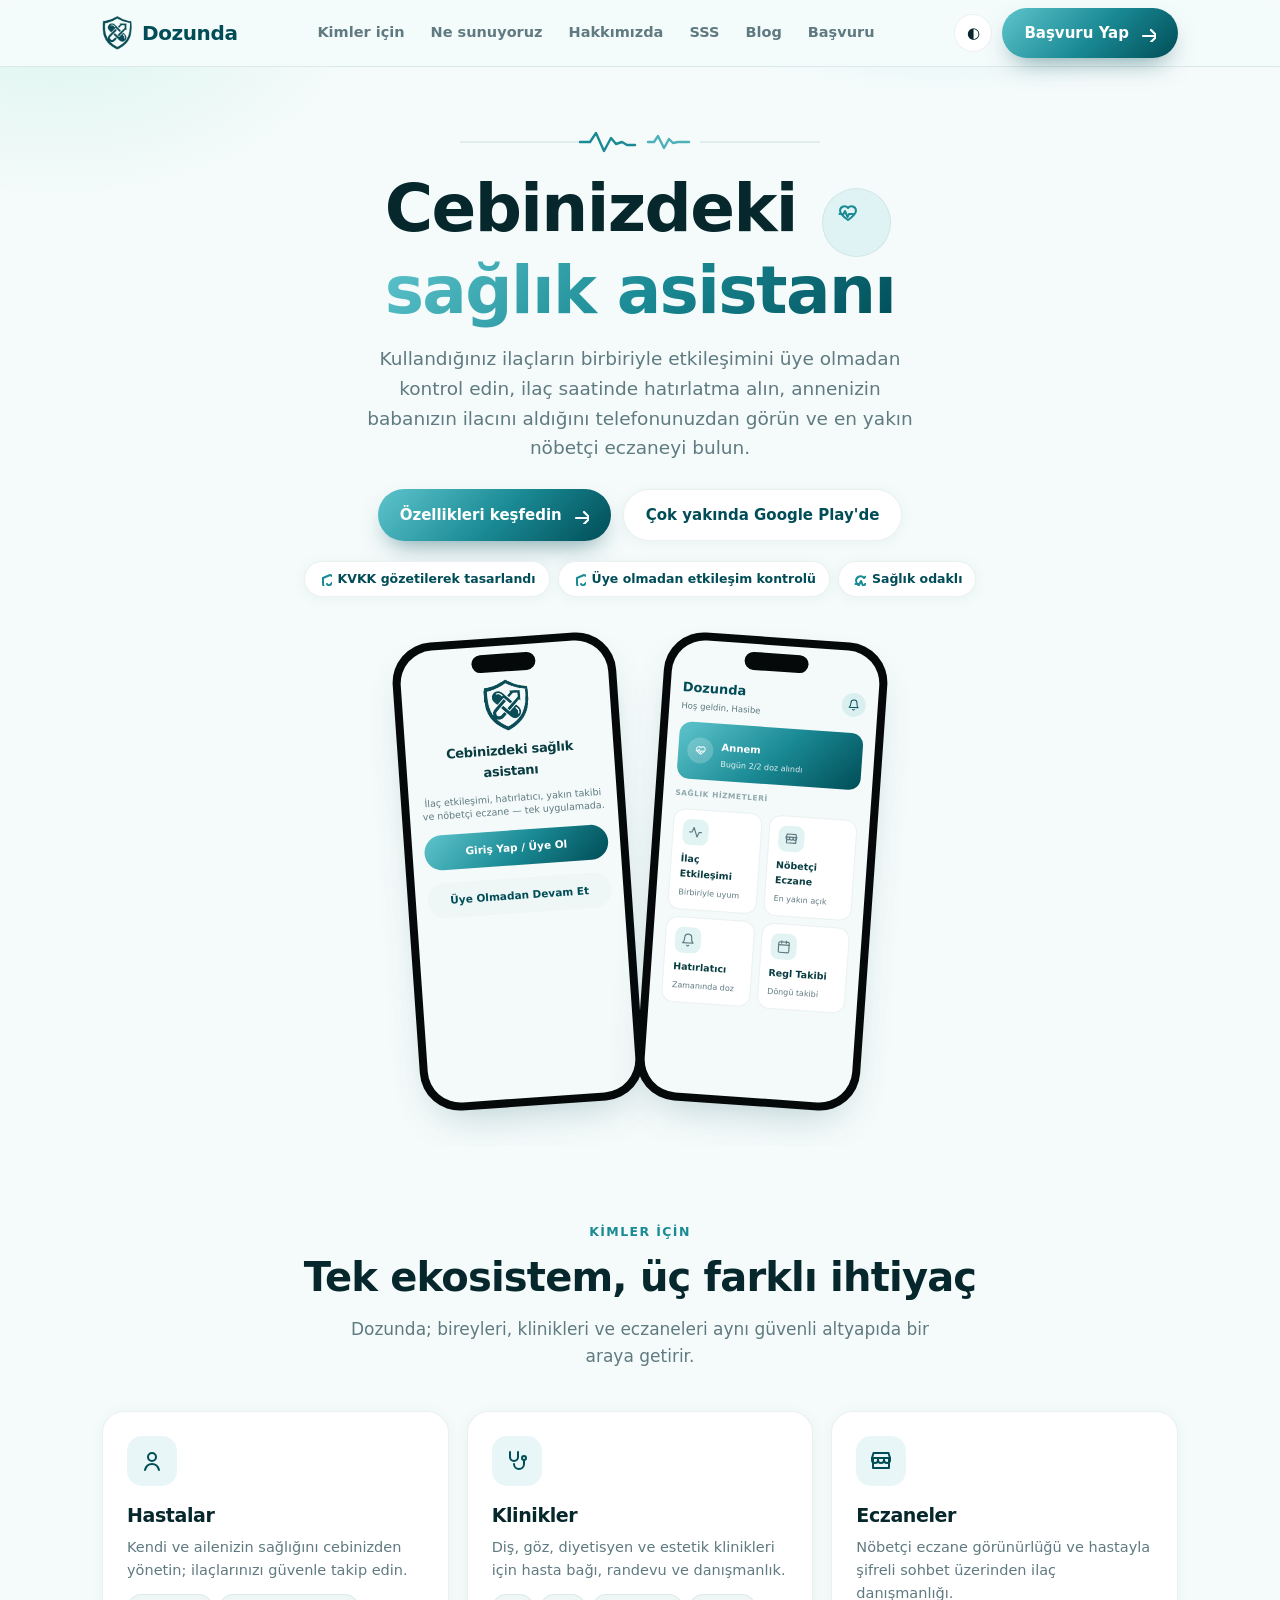
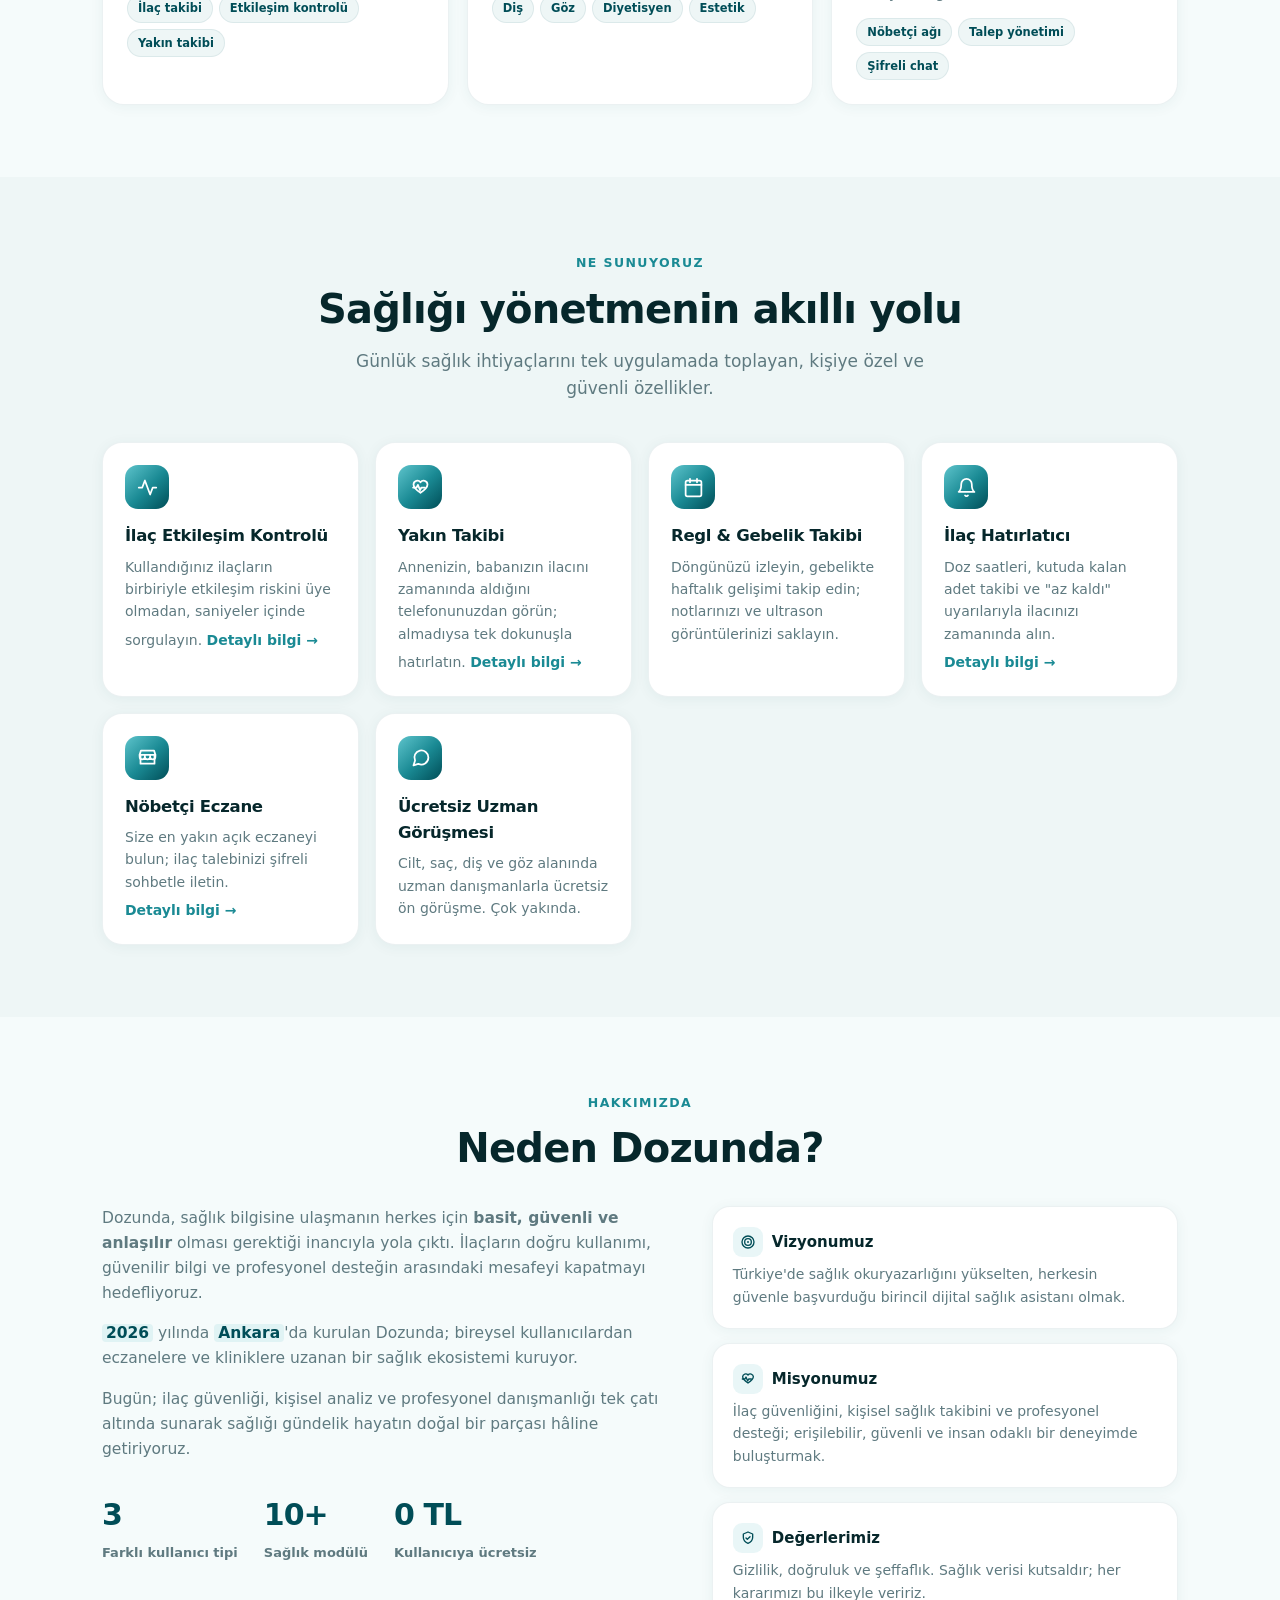
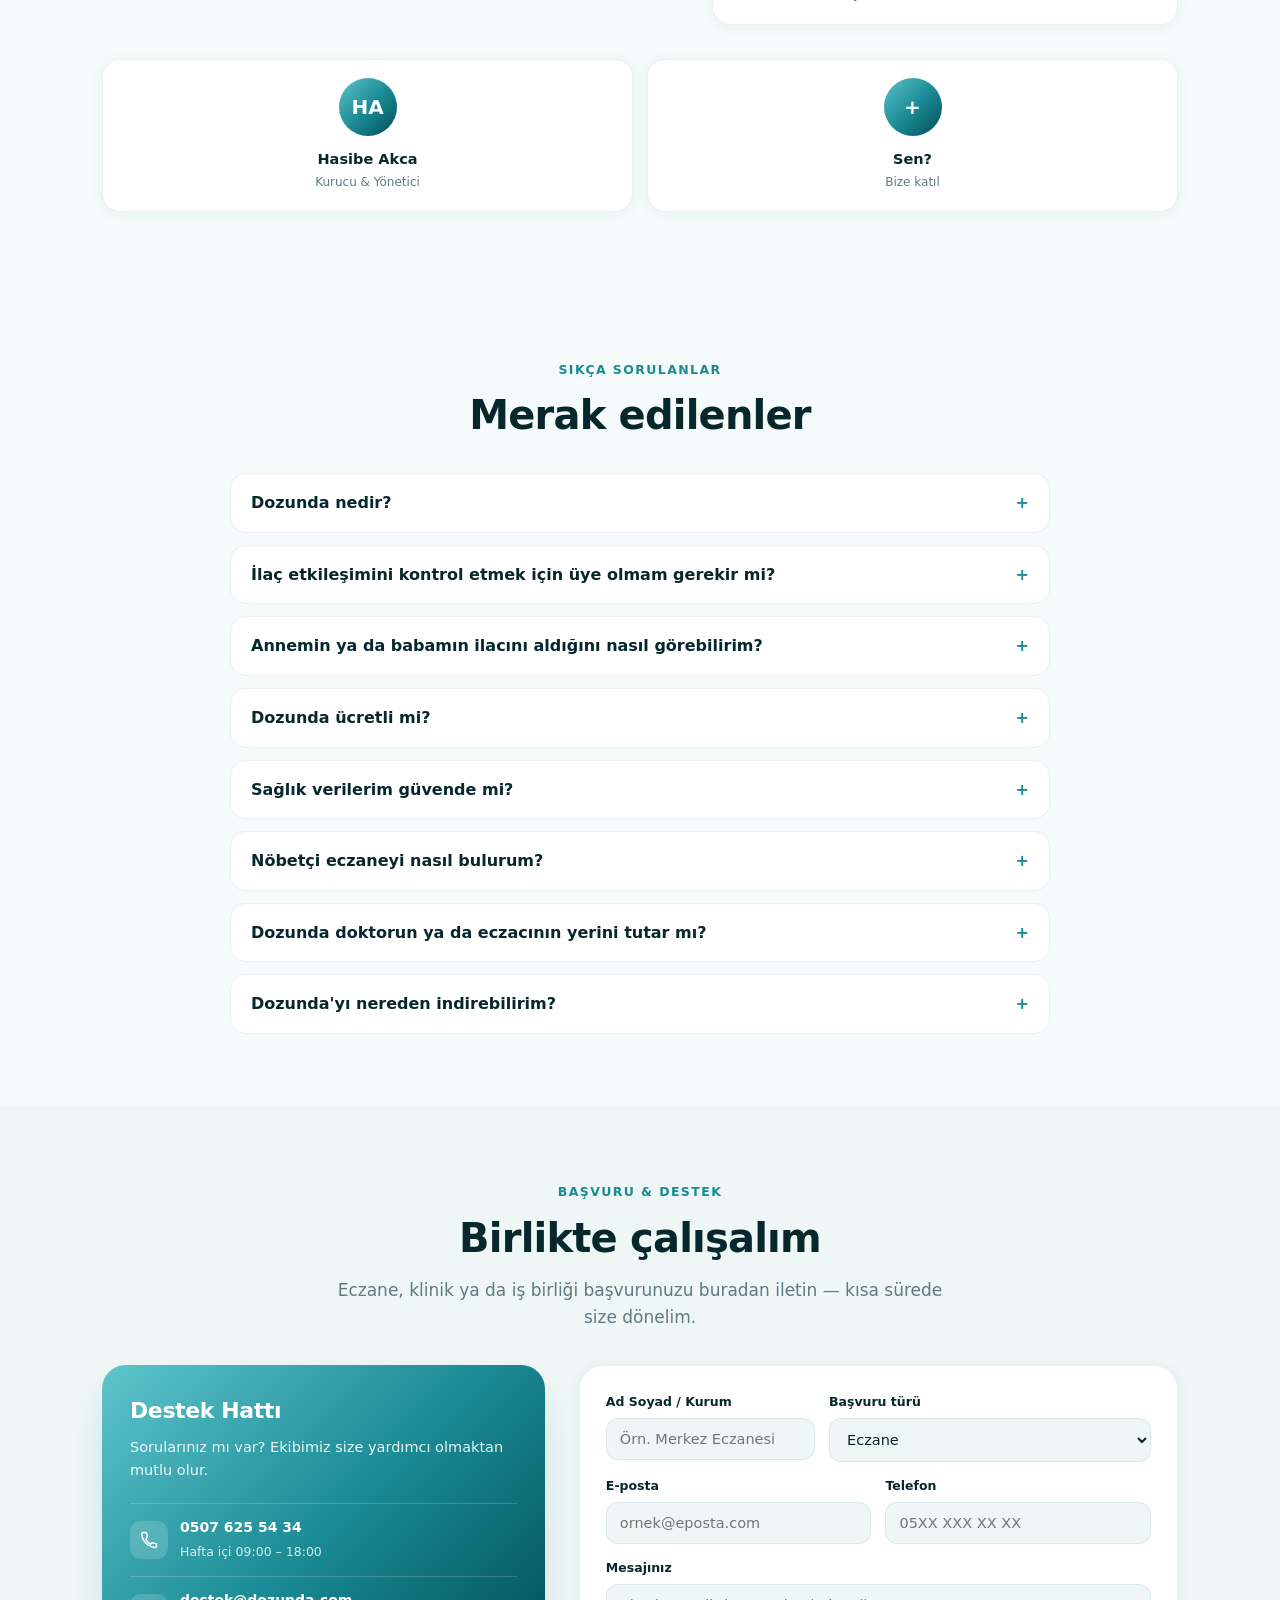
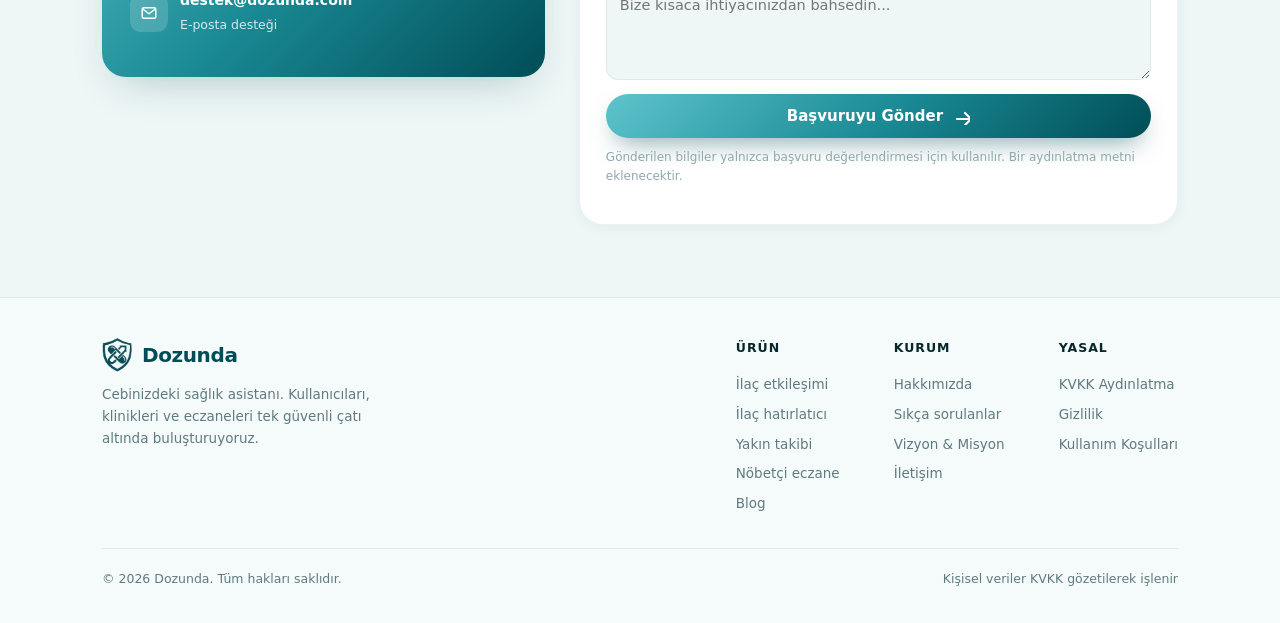
<file: index.html>
<!DOCTYPE html>
<html lang="tr">
<head>
<meta charset="utf-8" />
<title>Dozunda: İlaç Etkileşimi, İlaç Hatırlatıcı ve Nöbetçi Eczane</title>
<meta name="viewport" content="width=device-width, initial-scale=1" />
<meta name="description" content="İlaç etkileşimini üye olmadan kontrol edin, ilaç saatinde hatırlatma alın, anne babanızın ilacını aldığını görün, nöbetçi eczaneyi bulun. Ücretsiz." />
<meta name="robots" content="index, follow" />
<link rel="canonical" href="https://dozunda.com/" />
<meta name="theme-color" content="#004D57" />
<link rel="icon" type="image/png" sizes="192x192" href="/favicon.png" />
<link rel="apple-touch-icon" href="/apple-touch-icon.png" />
<meta property="og:type" content="website" />
<meta property="og:locale" content="tr_TR" />
<meta property="og:site_name" content="Dozunda" />
<meta property="og:title" content="Dozunda — Cebinizdeki sağlık asistanı" />
<meta property="og:description" content="İlaç etkileşimini üye olmadan kontrol edin, ilaç saatinde hatırlatma alın, anne babanızın ilacını aldığını görün, nöbetçi eczaneyi bulun. Ücretsiz." />
<meta property="og:url" content="https://dozunda.com/" />
<meta property="og:image" content="https://dozunda.com/og-image.png" />
<meta property="og:image:width" content="1200" />
<meta property="og:image:height" content="630" />
<meta name="twitter:card" content="summary_large_image" />
<meta name="twitter:title" content="Dozunda — Cebinizdeki sağlık asistanı" />
<meta name="twitter:description" content="İlaç etkileşimini üye olmadan kontrol edin, ilaç saatinde hatırlatma alın, anne babanızın ilacını aldığını görün, nöbetçi eczaneyi bulun. Ücretsiz." />
<meta name="twitter:image" content="https://dozunda.com/og-image.png" />
<script type="application/ld+json">{"@context": "https://schema.org", "@type": "Organization", "name": "Dozunda", "url": "https://dozunda.com/", "logo": "https://dozunda.com/favicon.png", "email": "destek@dozunda.com", "contactPoint": {"@type": "ContactPoint", "contactType": "customer support", "email": "destek@dozunda.com", "areaServed": "TR", "availableLanguage": "Turkish"}}</script>
<script type="application/ld+json">{"@context": "https://schema.org", "@type": "MobileApplication", "name": "Dozunda", "description": "İlaç etkileşimini üye olmadan kontrol edin, ilaç saatinde hatırlatma alın, anne babanızın ilacını aldığını görün, nöbetçi eczaneyi bulun. Ücretsiz.", "operatingSystem": "Android", "applicationCategory": "HealthApplication", "inLanguage": "tr", "offers": {"@type": "Offer", "price": "0", "priceCurrency": "TRY"}, "url": "https://dozunda.com/"}</script>
<script type="application/ld+json">{"@context": "https://schema.org", "@type": "FAQPage", "mainEntity": [{"@type": "Question", "name": "Dozunda nedir?", "acceptedAnswer": {"@type": "Answer", "text": "Dozunda, cebinizdeki ücretsiz sağlık asistanıdır. Kullandığınız ilaçların birbiriyle etkileşimini kontrol eder, ilaç saatinde hatırlatır, annenizin babanızın ilacını zamanında aldığını görmenizi sağlar ve en yakın nöbetçi eczaneyi bulur."}}, {"@type": "Question", "name": "İlaç etkileşimini kontrol etmek için üye olmam gerekir mi?", "acceptedAnswer": {"@type": "Answer", "text": "Hayır. İlaç etkileşim kontrolü üye olmadan çalışır; ilaç adlarını yazmanız ya da kutudaki karekodu okutmanız yeterlidir. Sonuçlar bilgilendirme amaçlıdır, ilacınızla ilgili kararları hekiminize veya eczacınıza danışarak verin."}}, {"@type": "Question", "name": "Annemin ya da babamın ilacını aldığını nasıl görebilirim?", "acceptedAnswer": {"@type": "Answer", "text": "Yakınınız kendi telefonunda Profil > Yakınlarım bölümünden bir eşleştirme kodu oluşturur, siz bu kodu girersiniz ve yakınınız onaylar. Sonrasında hangi dozu ne zaman aldığını görebilir, almadığı bir doz için tek dokunuşla hatırlatma gönderebilirsiniz."}}, {"@type": "Question", "name": "Dozunda ücretli mi?", "acceptedAnswer": {"@type": "Answer", "text": "Hayır, Dozunda kullanıcılar için ücretsizdir. Aile ve yakın takibi özellikleri de ücretsizdir."}}, {"@type": "Question", "name": "Sağlık verilerim güvende mi?", "acceptedAnswer": {"@type": "Answer", "text": "Telefon numaranız şifrelenmiş bir özet olarak saklanır; sağlık verileriniz yalnızca sizin onayınızla işlenir. Yakın takibinde karşı taraf yalnızca izin verdiğiniz ilaç ve doz bilgisini görür; alerji, hastalık gibi diğer bilgileriniz paylaşılmaz. Onayınızı ve verilerinizi istediğiniz zaman geri alabilir, silebilirsiniz."}}, {"@type": "Question", "name": "Nöbetçi eczaneyi nasıl bulurum?", "acceptedAnswer": {"@type": "Answer", "text": "Uygulamada il ve ilçenizi seçmeniz yeterli; o günün nöbetçi eczaneleri listelenir. Nöbet listeleri il eczacı odalarından alınır, yola çıkmadan önce eczaneyi aramanızı öneririz."}}, {"@type": "Question", "name": "Dozunda doktorun ya da eczacının yerini tutar mı?", "acceptedAnswer": {"@type": "Answer", "text": "Hayır. Dozunda teşhis veya tedavi aracı değildir; ilaçlarınızı düzenli ve güvenli kullanmanıza yardımcı olan bir bilgilendirme ve takip aracıdır."}}, {"@type": "Question", "name": "Dozunda'yı nereden indirebilirim?", "acceptedAnswer": {"@type": "Answer", "text": "Dozunda çok yakında Google Play'de. Yayına çıktığında haber almak için aşağıdaki formdan \"Birey / Hasta\" seçerek bize yazabilirsiniz."}}]}</script>
<style>
  :root {
    --logo-ink: url("/assets/logo-ink.png?v=2");
    --logo-lt: url("/assets/logo-light.png?v=2");
    --logo: var(--logo-ink);
    --bg: #F5FBFB; --surface: #FFFFFF; --surface-2: #EEF6F6;
    --ink: #06272B; --ink-soft: #0A3D42; --muted: #5F7A80; --muted-2: #8FA8AD;
    --primary: #1A8A94; --primary-dark: #004D57; --accent: #4EB1BA; --accent-2: #5EC4CC;
    --line: rgba(0,77,87,0.10); --card-line: rgba(0,77,87,0.08);
    --soft: rgba(78,177,186,0.12); --wash1: rgba(94,196,204,0.28); --wash2: rgba(120,220,190,0.20);
    --grad: linear-gradient(135deg,#5EC4CC 0%,#1A8A94 52%,#004D57 100%);
    --shadow-sm: 0 2px 14px rgba(0,77,87,0.06);
    --shadow-md: 0 18px 44px -18px rgba(0,77,87,0.30);
    --ui: "SF Pro Display", -apple-system, BlinkMacSystemFont, "Segoe UI", system-ui, Roboto, "Helvetica Neue", Arial, sans-serif;
    --maxw: 1120px;
  }
  @media (prefers-color-scheme: dark) {
    :root { --logo: var(--logo-lt); --bg:#061618; --surface:#0B2427; --surface-2:#0E2B2E; --ink:#EAF3F1; --ink-soft:#CFE4E1;
      --muted:#9DB5B3; --muted-2:#6E8988; --line:rgba(140,200,200,0.14); --card-line:rgba(140,200,200,0.12);
      --soft:rgba(78,177,186,0.16); --wash1:rgba(94,196,204,0.20); --wash2:rgba(26,138,148,0.16);
      --shadow-sm:0 2px 16px rgba(0,0,0,0.4); --shadow-md:0 20px 50px -18px rgba(0,0,0,0.6); }
  }
  :root[data-theme="light"] { --logo: var(--logo-ink); --bg:#F5FBFB; --surface:#fff; --surface-2:#EEF6F6; --ink:#06272B; --ink-soft:#0A3D42; --muted:#5F7A80; --muted-2:#8FA8AD; --line:rgba(0,77,87,0.10); --card-line:rgba(0,77,87,0.08); --soft:rgba(78,177,186,0.12); --wash1:rgba(94,196,204,0.28); --wash2:rgba(120,220,190,0.20); --shadow-sm:0 2px 14px rgba(0,77,87,0.06); --shadow-md:0 18px 44px -18px rgba(0,77,87,0.30); }
  :root[data-theme="dark"] { --logo: var(--logo-lt); --bg:#061618; --surface:#0B2427; --surface-2:#0E2B2E; --ink:#EAF3F1; --ink-soft:#CFE4E1; --muted:#9DB5B3; --muted-2:#6E8988; --line:rgba(140,200,200,0.14); --card-line:rgba(140,200,200,0.12); --soft:rgba(78,177,186,0.16); --wash1:rgba(94,196,204,0.20); --wash2:rgba(26,138,148,0.16); --shadow-sm:0 2px 16px rgba(0,0,0,0.4); --shadow-md:0 20px 50px -18px rgba(0,0,0,0.6); }

  * { box-sizing: border-box; }
  html { scroll-behavior: smooth; }
  @media (prefers-reduced-motion: reduce) { html { scroll-behavior: auto; } * { animation: none !important; transition: none !important; } }
  body { margin: 0; font-family: var(--ui); color: var(--ink); background: var(--bg); -webkit-font-smoothing: antialiased; line-height: 1.6; }
  a { color: inherit; text-decoration: none; }
  .wrap { max-width: var(--maxw); margin: 0 auto; padding: 0 22px; }
  .eyebrow { font-size: 12.5px; font-weight: 800; letter-spacing: 1.4px; text-transform: uppercase; color: var(--primary); }
  h2.sec { font-size: clamp(26px, 4.4vw, 40px); font-weight: 800; letter-spacing: -0.8px; margin: 12px 0 10px; text-wrap: balance; line-height: 1.1; }
  .lead { color: var(--muted); font-size: clamp(15px,1.7vw,17px); max-width: 620px; }
  .btn { display: inline-flex; align-items: center; gap: 9px; border-radius: 999px; padding: 13px 22px; font-weight: 700; font-size: 15px; cursor: pointer; border: 0; font-family: inherit; transition: transform .15s ease, box-shadow .15s ease; }
  .btn:hover { transform: translateY(-1px); }
  .btn-primary { background: var(--grad); color: #fff; box-shadow: 0 12px 26px -10px rgba(0,77,87,0.55); }
  .btn-ghost { background: var(--surface); color: var(--primary-dark); border: 1px solid var(--card-line); box-shadow: var(--shadow-sm); }
  .btn svg { width: 18px; height: 18px; }
  .btn:focus-visible, a:focus-visible { outline: 2px solid var(--primary); outline-offset: 3px; }

  /* header */
  header.nav { position: sticky; top: 0; z-index: 50; backdrop-filter: saturate(140%) blur(10px);
    background: color-mix(in srgb, var(--bg) 82%, transparent); border-bottom: 1px solid var(--line); }
  .nav-inner { display: flex; align-items: center; justify-content: space-between; height: 66px; }
  .brand { display: flex; align-items: center; gap: 10px; font-weight: 800; font-size: 20px; letter-spacing: -0.4px; color: var(--primary-dark); }
  .brand .logo { width: 30px; height: 34px; background: var(--logo) center/contain no-repeat; }
  @media (prefers-color-scheme: dark) { .brand { color: var(--accent-2); } }
  :root[data-theme="dark"] .brand { color: var(--accent-2); }
  :root[data-theme="light"] .brand { color: var(--primary-dark); }
  nav.links { display: flex; gap: 26px; align-items: center; }
  nav.links a { font-size: 14.5px; font-weight: 600; color: var(--muted); }
  nav.links a:hover { color: var(--ink); }
  .nav-cta { display: flex; align-items: center; gap: 10px; }
  .theme-btn { width: 38px; height: 38px; border-radius: 999px; border: 1px solid var(--card-line); background: var(--surface); color: var(--ink); cursor: pointer; font-size: 15px; }
  @media (max-width: 860px) { nav.links { display: none; } }

  /* hero */
  .hero { position: relative; overflow: hidden; padding: 56px 0 40px; text-align: center; }
  .hero::before { content:""; position: absolute; inset: -20% -10% auto -10%; height: 620px; z-index: 0;
    background: radial-gradient(560px 320px at 70% 8%, var(--wash1), transparent 62%), radial-gradient(520px 320px at 12% 26%, var(--wash2), transparent 60%); }
  .hero .wrap { position: relative; z-index: 1; }
  .pulse { width: min(360px, 74%); height: 26px; margin: 6px auto 20px; display: block; }
  .h1 { font-size: clamp(34px, 7vw, 66px); font-weight: 800; letter-spacing: -1.6px; line-height: 1.02; margin: 0 auto; max-width: 900px; text-wrap: balance; }
  .h1 .hl { background: var(--grad); -webkit-background-clip: text; background-clip: text; color: transparent; }
  .h1 .badge { display: inline-grid; place-items: center; width: 1.05em; height: 1.05em; vertical-align: -0.18em; margin: 0 0.06em; border-radius: 50%; background: var(--soft); box-shadow: inset 0 0 0 1px var(--card-line); }
  .h1 .badge svg { width: 0.62em; height: 0.62em; color: var(--primary); }
  .hero p.sub { color: var(--muted); font-size: clamp(15px,2vw,18.5px); max-width: 560px; margin: 20px auto 26px; }
  .hero-cta { display: flex; gap: 12px; justify-content: center; flex-wrap: wrap; }
  .trust { display: flex; gap: 8px; justify-content: center; flex-wrap: wrap; margin-top: 20px; }
  .pill { display: inline-flex; align-items: center; gap: 6px; background: var(--surface); border: 1px solid var(--card-line); border-radius: 999px; padding: 7px 13px; font-size: 12.5px; font-weight: 700; color: var(--primary-dark); box-shadow: var(--shadow-sm); }
  .pill svg { width: 14px; height: 14px; color: var(--primary); }

  /* phone mockups */
  .mockups { display: flex; gap: 20px; justify-content: center; align-items: flex-end; margin-top: 40px; flex-wrap: wrap; }
  .phone { width: 224px; aspect-ratio: 430/900; background: #05090a; border-radius: 40px; padding: 8px; box-shadow: var(--shadow-md); position: relative; }
  .phone.tilt-l { transform: rotate(-4deg); } .phone.tilt-r { transform: rotate(4deg); }
  @media (max-width: 620px) { .phone.tilt-l, .phone.tilt-r { transform: none; } .phone { width: 200px; } }
  .phone .scr { width: 100%; height: 100%; border-radius: 33px; overflow: hidden; background: #F4FAFA; color: #0A3D42; position: relative; padding: 34px 12px 12px; display: flex; flex-direction: column; gap: 9px; text-align: left; }
  .phone .isl { position: absolute; top: 8px; left: 50%; transform: translateX(-50%); width: 64px; height: 18px; background: #05090a; border-radius: 999px; }
  .m-logo { width: 46px; height: 52px; background: var(--logo-ink) center/contain no-repeat; align-self: center; }
  .m-h { font-weight: 800; font-size: 13px; color: #0A3D42; text-align: center; letter-spacing: -0.3px; }
  .m-s { font-size: 9.5px; color: #5F7A80; text-align: center; line-height: 1.4; }
  .m-btn { margin-top: 4px; border-radius: 999px; padding: 9px; text-align: center; font-size: 10.5px; font-weight: 700; color: #fff; background: var(--grad); }
  .m-grid { display: grid; grid-template-columns: 1fr 1fr; gap: 7px; }
  .m-card { background: #fff; border: 1px solid rgba(0,77,87,0.08); border-radius: 12px; padding: 9px; display: flex; flex-direction: column; gap: 6px; }
  .m-ico { width: 26px; height: 26px; border-radius: 8px; background: rgba(78,177,186,0.16); display: grid; place-items: center; color: #004D57; }
  .m-ico svg { width: 14px; height: 14px; }
  .m-card b { font-size: 9.5px; color: #0A3D42; } .m-card span { font-size: 8px; color: #5F7A80; }
  .m-prem { border-radius: 12px; padding: 9px; display: flex; align-items: center; gap: 8px; background: var(--grad); color: #fff; }
  .m-prem .c { width: 26px; height: 26px; border-radius: 50%; background: rgba(255,255,255,0.2); display: grid; place-items: center; } .m-prem svg { width: 13px; height: 13px; }
  .m-prem b { font-size: 10px; } .m-prem span { font-size: 8px; color: rgba(255,255,255,0.85); display: block; }
  .m-sec { font-size: 7.5px; letter-spacing: 0.5px; text-transform: uppercase; font-weight: 800; color: #8FA8AD; }

  section { padding: 72px 0; }
  .center { text-align: center; }
  .center .lead { margin-left: auto; margin-right: auto; }

  /* audiences */
  .aud-grid { display: grid; grid-template-columns: repeat(auto-fit, minmax(240px,1fr)); gap: 18px; margin-top: 40px; }
  .aud { background: var(--surface); border: 1px solid var(--card-line); border-radius: 22px; padding: 24px; box-shadow: var(--shadow-sm); transition: transform .18s ease, box-shadow .18s ease; }
  .aud:hover { transform: translateY(-4px); box-shadow: var(--shadow-md); }
  .aud .ic { width: 50px; height: 50px; border-radius: 15px; background: var(--soft); display: grid; place-items: center; color: var(--primary-dark); margin-bottom: 14px; }
  .aud .ic svg { width: 24px; height: 24px; }
  .aud h3 { margin: 0 0 6px; font-size: 19px; font-weight: 800; letter-spacing: -0.4px; }
  .aud p { margin: 0 0 12px; color: var(--muted); font-size: 14.5px; }
  .tags { display: flex; flex-wrap: wrap; gap: 6px; }
  .tag { font-size: 11.5px; font-weight: 700; color: var(--primary-dark); background: var(--surface-2); border: 1px solid var(--card-line); border-radius: 999px; padding: 4px 10px; }

  /* features */
  .feat-band { background: var(--surface-2); }
  .feat-grid { display: grid; grid-template-columns: repeat(auto-fit, minmax(250px,1fr)); gap: 16px; margin-top: 40px; }
  .feat { background: var(--surface); border: 1px solid var(--card-line); border-radius: 20px; padding: 22px; box-shadow: var(--shadow-sm); }
  .feat .fi { width: 44px; height: 44px; border-radius: 13px; background: var(--grad); display: grid; place-items: center; color: #fff; margin-bottom: 14px; }
  .feat .fi svg { width: 21px; height: 21px; }
  .feat h4 { margin: 0 0 6px; font-size: 16.5px; font-weight: 800; letter-spacing: -0.3px; }
  .feat p { margin: 0; color: var(--muted); font-size: 14px; }

  /* about */
  .about-grid { display: grid; grid-template-columns: 1.1fr 0.9fr; gap: 40px; align-items: start; margin-top: 36px; }
  @media (max-width: 820px){ .about-grid { grid-template-columns: 1fr; gap: 26px; } }
  .story p { color: var(--muted); font-size: 15.5px; margin: 0 0 16px; }
  .story .ph { color: var(--primary-dark); font-weight: 700; background: var(--soft); border-radius: 4px; padding: 0 4px; }
  .vm { display: grid; gap: 14px; }
  .vm .card { background: var(--surface); border: 1px solid var(--card-line); border-radius: 18px; padding: 20px; box-shadow: var(--shadow-sm); }
  .vm .card .k { display: flex; align-items: center; gap: 9px; font-weight: 800; font-size: 15px; margin-bottom: 6px; }
  .vm .card .k .d { width: 30px; height: 30px; border-radius: 9px; background: var(--soft); display: grid; place-items: center; color: var(--primary-dark); }
  .vm .card .k .d svg { width: 16px; height: 16px; }
  .vm .card p { margin: 0; color: var(--muted); font-size: 14px; }
  .stats { display: flex; gap: 26px; flex-wrap: wrap; margin-top: 30px; }
  .stat b { display: block; font-size: 30px; font-weight: 800; letter-spacing: -1px; color: var(--primary-dark); }
  .stat span { font-size: 13px; color: var(--muted); font-weight: 600; }
  .team { display: grid; grid-template-columns: repeat(auto-fit,minmax(160px,1fr)); gap: 14px; margin-top: 34px; }
  .member { background: var(--surface); border: 1px solid var(--card-line); border-radius: 18px; padding: 18px; text-align: center; box-shadow: var(--shadow-sm); }
  .member .av { width: 58px; height: 58px; border-radius: 50%; margin: 0 auto 10px; background: var(--grad); display: grid; place-items: center; color: #fff; font-weight: 800; font-size: 20px; }
  .member b { font-size: 14.5px; } .member span { font-size: 12px; color: var(--muted); display: block; margin-top: 2px; }

  /* apply / support */
  .apply-band { background: var(--surface-2); }
  .apply-grid { display: grid; grid-template-columns: 0.85fr 1.15fr; gap: 34px; align-items: start; margin-top: 34px; }
  @media (max-width: 820px){ .apply-grid { grid-template-columns: 1fr; } }
  .support-card { background: var(--grad); color: #fff; border-radius: 24px; padding: 28px; box-shadow: var(--shadow-md); }
  .support-card h3 { margin: 0 0 8px; font-size: 22px; font-weight: 800; letter-spacing:-0.4px; }
  .support-card p { margin: 0 0 20px; color: rgba(255,255,255,0.9); font-size: 14.5px; }
  .contact-row { display: flex; align-items: center; gap: 12px; padding: 12px 0; border-top: 1px solid rgba(255,255,255,0.18); }
  .contact-row .ci { width: 38px; height: 38px; border-radius: 11px; background: rgba(255,255,255,0.16); display: grid; place-items: center; flex: none; }
  .contact-row .ci svg { width: 18px; height: 18px; color: #fff; }
  .contact-row b { font-size: 14px; display: block; } .contact-row span { font-size: 12.5px; color: rgba(255,255,255,0.82); }
  form.apply { background: var(--surface); border: 1px solid var(--card-line); border-radius: 24px; padding: 26px; box-shadow: var(--shadow-sm); }
  .f-row { display: grid; grid-template-columns: 1fr 1fr; gap: 14px; }
  @media (max-width: 520px){ .f-row { grid-template-columns: 1fr; } }
  .field { display: flex; flex-direction: column; gap: 6px; margin-bottom: 14px; }
  .field label { font-size: 12.5px; font-weight: 700; color: var(--ink); }
  .field input, .field select, .field textarea { font-family: inherit; font-size: 14.5px; color: var(--ink); background: var(--surface-2); border: 1px solid var(--card-line); border-radius: 12px; padding: 12px 13px; outline: none; }
  .field input:focus, .field select:focus, .field textarea:focus { border-color: var(--primary); }
  .field textarea { min-height: 96px; resize: vertical; }
  .form-note { font-size: 12px; color: var(--muted-2); margin-top: 10px; }
  .ok-msg { display: none; margin-top: 14px; padding: 14px; border-radius: 14px; background: rgba(45,155,106,0.12); border: 1px solid rgba(45,155,106,0.35); color: #1f6b4a; font-size: 14px; font-weight: 700; }
  .ok-msg.show { display: block; }

  footer.ft { border-top: 1px solid var(--line); padding: 40px 0 34px; color: var(--muted); }
  .ft-top { display: flex; justify-content: space-between; gap: 24px; flex-wrap: wrap; }
  .ft-brand { max-width: 300px; }
  .ft-brand p { font-size: 13.5px; margin: 12px 0 0; }
  .ft-cols { display: flex; gap: 54px; flex-wrap: wrap; }
  .ft-col h5 { margin: 0 0 12px; font-size: 12.5px; text-transform: uppercase; letter-spacing: 1px; color: var(--ink); }
  .ft-col a { display: block; font-size: 13.5px; padding: 4px 0; color: var(--muted); }
  .ft-col a:hover { color: var(--primary); }
  .ft-bottom { margin-top: 30px; padding-top: 20px; border-top: 1px solid var(--line); display: flex; justify-content: space-between; flex-wrap: wrap; gap: 10px; font-size: 12.5px; }

  /* SSS */
  .faq { max-width: 820px; margin: 36px auto 0; display: grid; gap: 12px; }
  .faq details { background: var(--surface); border: 1px solid var(--card-line); border-radius: 16px; padding: 16px 20px; }
  .faq summary { cursor: pointer; font-weight: 600; list-style: none; display: flex; justify-content: space-between; gap: 12px; }
  .faq summary::-webkit-details-marker { display: none; }
  .faq summary::after { content: "+"; font-weight: 700; color: var(--primary); }
  .faq details[open] summary::after { content: "–"; }
  .faq details p { margin: 12px 0 0; line-height: 1.6; opacity: .85; }
  .soon { display: inline-flex; align-items: center; gap: 8px; }
  .feat .more { display: inline-block; margin-top: 6px; font-weight: 700; color: var(--primary); text-decoration: none; }
</style>
</head>
<body>

<svg width="0" height="0" style="position:absolute" aria-hidden="true"><defs>
  <g id="s-shield" fill="none" stroke="currentColor" stroke-width="2" stroke-linecap="round" stroke-linejoin="round"><path d="M12 3l7 3v5c0 4.5-3 7.6-7 9-4-1.4-7-4.5-7-9V6l7-3z"/><path d="M9 12l2 2 4-4"/></g>
  <g id="s-heart" fill="none" stroke="currentColor" stroke-width="2" stroke-linecap="round" stroke-linejoin="round"><path d="M20 8.5A4.5 4.5 0 0012 6a4.5 4.5 0 00-8 2.5c0 4 8 9.5 8 9.5s8-5.5 8-9.5z"/><path d="M3.5 12h4l1.5-3 2.5 6 1.5-3h4"/></g>
  <g id="s-user" fill="none" stroke="currentColor" stroke-width="2" stroke-linecap="round" stroke-linejoin="round"><circle cx="12" cy="8" r="4"/><path d="M5 21c1-4 4-6 7-6s6 2 7 6"/></g>
  <g id="s-hospital" fill="none" stroke="currentColor" stroke-width="2" stroke-linecap="round" stroke-linejoin="round"><path d="M4 21V7l8-4 8 4v14"/><path d="M4 21h16M9 21v-4h6v4M12 8v4M10 10h4"/></g>
  <g id="s-steth" fill="none" stroke="currentColor" stroke-width="2" stroke-linecap="round" stroke-linejoin="round"><path d="M5 3v5a4 4 0 008 0V3"/><path d="M9 15a5 5 0 0010 0v-3"/><circle cx="19" cy="9" r="2"/></g>
  <g id="s-store" fill="none" stroke="currentColor" stroke-width="2" stroke-linecap="round" stroke-linejoin="round"><path d="M3 9l1.5-5h15L21 9M4 9v10h16V9M4 9h16"/><path d="M9 9v2a3 3 0 01-6 0V9M21 9v2a3 3 0 01-6 0V9M15 9v2a3 3 0 01-6 0V9"/></g>
  <g id="s-activity" fill="none" stroke="currentColor" stroke-width="2" stroke-linecap="round" stroke-linejoin="round"><path d="M22 12h-4l-3 8-6-16-3 8H2"/></g>
  <g id="s-droplet" fill="none" stroke="currentColor" stroke-width="2" stroke-linecap="round" stroke-linejoin="round"><path d="M12 3s6 6 6 10a6 6 0 01-12 0c0-4 6-10 6-10z"/></g>
  <g id="s-cal" fill="none" stroke="currentColor" stroke-width="2" stroke-linecap="round" stroke-linejoin="round"><rect x="3" y="4" width="18" height="18" rx="2"/><path d="M3 9h18M8 2v4M16 2v4"/></g>
  <g id="s-bell" fill="none" stroke="currentColor" stroke-width="2" stroke-linecap="round" stroke-linejoin="round"><path d="M18 8a6 6 0 10-12 0c0 7-3 9-3 9h18s-3-2-3-9"/><path d="M13.7 21a2 2 0 01-3.4 0"/></g>
  <g id="s-chat" fill="none" stroke="currentColor" stroke-width="2" stroke-linecap="round" stroke-linejoin="round"><path d="M21 12a8 8 0 01-11.5 7.2L4 21l1.8-5.5A8 8 0 1121 12z"/></g>
  <g id="s-crown" fill="none" stroke="currentColor" stroke-width="2" stroke-linecap="round" stroke-linejoin="round"><path d="M3 7l4 4 5-7 5 7 4-4-2 12H5z"/></g>
  <g id="s-search" fill="none" stroke="currentColor" stroke-width="2" stroke-linecap="round" stroke-linejoin="round"><circle cx="11" cy="11" r="7"/><path d="M21 21l-4-4"/></g>
  <g id="s-pill" fill="none" stroke="currentColor" stroke-width="2" stroke-linecap="round" stroke-linejoin="round"><path d="M10.5 20.5a5 5 0 01-7-7l7-7a5 5 0 017 7z"/><path d="M8.5 8.5l7 7"/></g>
  <g id="s-target" fill="none" stroke="currentColor" stroke-width="2" stroke-linecap="round" stroke-linejoin="round"><circle cx="12" cy="12" r="9"/><circle cx="12" cy="12" r="5"/><circle cx="12" cy="12" r="1.4" fill="currentColor" stroke="none"/></g>
  <g id="s-eye" fill="none" stroke="currentColor" stroke-width="2" stroke-linecap="round" stroke-linejoin="round"><path d="M2 12s4-7 10-7 10 7 10 7-4 7-10 7S2 12 2 12z"/><circle cx="12" cy="12" r="3"/></g>
  <g id="s-arrow" fill="none" stroke="currentColor" stroke-width="2.2" stroke-linecap="round" stroke-linejoin="round"><path d="M5 12h14M13 6l6 6-6 6"/></g>
  <g id="s-phone" fill="none" stroke="currentColor" stroke-width="2" stroke-linecap="round" stroke-linejoin="round"><path d="M22 16.9v3a2 2 0 01-2.2 2 19.8 19.8 0 01-8.6-3 19.5 19.5 0 01-6-6 19.8 19.8 0 01-3-8.6A2 2 0 014.1 2h3a2 2 0 012 1.7c.1.9.3 1.8.6 2.6a2 2 0 01-.5 2.1L8 11.6a16 16 0 006 6l1.2-1.2a2 2 0 012.1-.5c.8.3 1.7.5 2.6.6a2 2 0 011.7 2z"/></g>
  <g id="s-mail" fill="none" stroke="currentColor" stroke-width="2" stroke-linecap="round" stroke-linejoin="round"><rect x="3" y="5" width="18" height="14" rx="2"/><path d="M4 7l8 6 8-6"/></g>
</defs></svg>

<header class="nav">
  <div class="wrap nav-inner">
    <a class="brand" href="#top"><span class="logo"></span>Dozunda</a>
    <nav class="links">
      <a href="#kimler">Kimler için</a>
      <a href="#neler">Ne sunuyoruz</a>
      <a href="#hakkimizda">Hakkımızda</a>
      <a href="#sss">SSS</a>
      <a href="/blog/">Blog</a>
      <a href="#basvuru">Başvuru</a>
    </nav>
    <div class="nav-cta">
      <button class="theme-btn" aria-label="Tema değiştir" onclick="var r=document.documentElement;r.dataset.theme=(r.dataset.theme==='dark'?'light':'dark')">◐</button>
      <a class="btn btn-primary" href="#basvuru">Başvuru Yap <svg><use href="#s-arrow"/></svg></a>
    </div>
  </div>
</header>

<main id="top">
  <!-- HERO -->
  <section class="hero">
    <div class="wrap">
      <svg class="pulse" viewBox="0 0 360 26" fill="none" aria-hidden="true">
        <path d="M0 13H120M240 13H360" stroke="var(--card-line)" stroke-width="2"/>
        <path d="M120 13h10l6-9 8 18 7-13 5 6 6-2 5 3h8" stroke="var(--primary)" stroke-width="2.4" stroke-linecap="round" stroke-linejoin="round"/>
        <path d="M188 13h6l4-6 6 12 5-9 4 4 5-1h11" stroke="var(--accent)" stroke-width="2.4" stroke-linecap="round" stroke-linejoin="round"/>
      </svg>
      <h1 class="h1">Cebinizdeki <span class="badge"><svg><use href="#s-heart"/></svg></span> <span class="hl">sağlık asistanı</span></h1>
      <p class="sub">Kullandığınız ilaçların birbiriyle etkileşimini üye olmadan kontrol edin, ilaç saatinde hatırlatma alın, annenizin babanızın ilacını aldığını telefonunuzdan görün ve en yakın nöbetçi eczaneyi bulun.</p>
      <div class="hero-cta">
        <a class="btn btn-primary" href="#neler">Özellikleri keşfedin <svg><use href="#s-arrow"/></svg></a>
        <span class="btn btn-ghost soon" aria-label="Çok yakında Google Play'de">Çok yakında Google Play'de</span>
      </div>
      <div class="trust">
        <span class="pill"><svg><use href="#s-shield"/></svg>KVKK gözetilerek tasarlandı</span>
        <span class="pill"><svg><use href="#s-shield"/></svg>Üye olmadan etkileşim kontrolü</span>
        <span class="pill"><svg><use href="#s-heart"/></svg>Sağlık odaklı</span>
      </div>

      <div class="mockups">
        <div class="phone tilt-l"><div class="scr"><div class="isl"></div>
          <div class="m-logo"></div>
          <div class="m-h">Cebinizdeki sağlık asistanı</div>
          <div class="m-s">İlaç etkileşimi, hatırlatıcı, yakın takibi ve nöbetçi eczane — tek uygulamada.</div>
          <div class="m-btn">Giriş Yap / Üye Ol</div>
          <div class="m-btn" style="background:var(--surface-2);color:var(--primary-dark)">Üye Olmadan Devam Et</div>
        </div></div>
        <div class="phone tilt-r"><div class="scr"><div class="isl"></div>
          <div style="display:flex;justify-content:space-between;align-items:center"><div><b style="font-size:13px;color:#004D57">Dozunda</b><div style="font-size:8.5px;color:#5F7A80">Hoş geldin, Hasibe</div></div><span class="m-ico" style="width:24px;height:24px;border-radius:50%"><svg style="width:12px" viewBox="0 0 24 24"><use href="#s-bell"/></svg></span></div>
          <div class="m-prem"><span class="c"><svg viewBox="0 0 24 24"><use href="#s-heart"/></svg></span><div><b>Annem</b><span>Bugün 2/2 doz alındı</span></div></div>
          <div class="m-sec">Sağlık Hizmetleri</div>
          <div class="m-grid">
            <div class="m-card"><span class="m-ico"><svg viewBox="0 0 24 24"><use href="#s-activity"/></svg></span><b>İlaç Etkileşimi</b><span>Birbiriyle uyum</span></div>
            <div class="m-card"><span class="m-ico"><svg viewBox="0 0 24 24"><use href="#s-store"/></svg></span><b>Nöbetçi Eczane</b><span>En yakın açık</span></div>
            <div class="m-card"><span class="m-ico"><svg viewBox="0 0 24 24"><use href="#s-bell"/></svg></span><b>Hatırlatıcı</b><span>Zamanında doz</span></div>
            <div class="m-card"><span class="m-ico"><svg viewBox="0 0 24 24"><use href="#s-cal"/></svg></span><b>Regl Takibi</b><span>Döngü takibi</span></div>
          </div>
        </div></div>
      </div>
    </div>
  </section>

  <!-- KIMLER ICIN -->
  <section id="kimler">
    <div class="wrap center">
      <span class="eyebrow">Kimler için</span>
      <h2 class="sec">Tek ekosistem, üç farklı ihtiyaç</h2>
      <p class="lead">Dozunda; bireyleri, klinikleri ve eczaneleri aynı güvenli altyapıda bir araya getirir.</p>
    </div>
    <div class="wrap">
      <div class="aud-grid">
        <div class="aud">
          <div class="ic"><svg viewBox="0 0 24 24"><use href="#s-user"/></svg></div>
          <h3>Hastalar</h3>
          <p>Kendi ve ailenizin sağlığını cebinizden yönetin; ilaçlarınızı güvenle takip edin.</p>
          <div class="tags"><span class="tag">İlaç takibi</span><span class="tag">Etkileşim kontrolü</span><span class="tag">Yakın takibi</span></div>
        </div>
        <div class="aud">
          <div class="ic"><svg viewBox="0 0 24 24"><use href="#s-steth"/></svg></div>
          <h3>Klinikler</h3>
          <p>Diş, göz, diyetisyen ve estetik klinikleri için hasta bağı, randevu ve danışmanlık.</p>
          <div class="tags"><span class="tag">Diş</span><span class="tag">Göz</span><span class="tag">Diyetisyen</span><span class="tag">Estetik</span></div>
        </div>
        <div class="aud">
          <div class="ic"><svg viewBox="0 0 24 24"><use href="#s-store"/></svg></div>
          <h3>Eczaneler</h3>
          <p>Nöbetçi eczane görünürlüğü ve hastayla şifreli sohbet üzerinden ilaç danışmanlığı.</p>
          <div class="tags"><span class="tag">Nöbetçi ağı</span><span class="tag">Talep yönetimi</span><span class="tag">Şifreli chat</span></div>
        </div>
      </div>
    </div>
  </section>

  <!-- NE SUNUYORUZ -->
  <section id="neler" class="feat-band">
    <div class="wrap center">
      <span class="eyebrow">Ne sunuyoruz</span>
      <h2 class="sec">Sağlığı yönetmenin akıllı yolu</h2>
      <p class="lead">Günlük sağlık ihtiyaçlarını tek uygulamada toplayan, kişiye özel ve güvenli özellikler.</p>
    </div>
    <div class="wrap">
      <div class="feat-grid">
        <div class="feat"><div class="fi"><svg viewBox="0 0 24 24"><use href="#s-activity"/></svg></div><h4>İlaç Etkileşim Kontrolü</h4><p>Kullandığınız ilaçların birbiriyle etkileşim riskini üye olmadan, saniyeler içinde sorgulayın. <a class="more" href="/ilac-etkilesimi/">Detaylı bilgi →</a></p></div>
        <div class="feat"><div class="fi"><svg viewBox="0 0 24 24"><use href="#s-heart"/></svg></div><h4>Yakın Takibi</h4><p>Annenizin, babanızın ilacını zamanında aldığını telefonunuzdan görün; almadıysa tek dokunuşla hatırlatın. <a class="more" href="/yakin-takibi/">Detaylı bilgi →</a></p></div>
        <div class="feat"><div class="fi"><svg viewBox="0 0 24 24"><use href="#s-cal"/></svg></div><h4>Regl & Gebelik Takibi</h4><p>Döngünüzü izleyin, gebelikte haftalık gelişimi takip edin; notlarınızı ve ultrason görüntülerinizi saklayın.</p></div>
        <div class="feat"><div class="fi"><svg viewBox="0 0 24 24"><use href="#s-bell"/></svg></div><h4>İlaç Hatırlatıcı</h4><p>Doz saatleri, kutuda kalan adet takibi ve "az kaldı" uyarılarıyla ilacınızı zamanında alın. <a class="more" href="/ilac-hatirlatici/">Detaylı bilgi →</a></p></div>
        <div class="feat"><div class="fi"><svg viewBox="0 0 24 24"><use href="#s-store"/></svg></div><h4>Nöbetçi Eczane</h4><p>Size en yakın açık eczaneyi bulun; ilaç talebinizi şifreli sohbetle iletin. <a class="more" href="/nobetci-eczane/">Detaylı bilgi →</a></p></div>
        <div class="feat"><div class="fi"><svg viewBox="0 0 24 24"><use href="#s-chat"/></svg></div><h4>Ücretsiz Uzman Görüşmesi</h4><p>Cilt, saç, diş ve göz alanında uzman danışmanlarla ücretsiz ön görüşme. Çok yakında.</p></div>
      </div>
    </div>
  </section>

  <!-- HAKKIMIZDA -->
  <section id="hakkimizda">
    <div class="wrap center">
      <span class="eyebrow">Hakkımızda</span>
      <h2 class="sec">Neden Dozunda?</h2>
    </div>
    <div class="wrap about-grid">
      <div class="story">
        <p>Dozunda, sağlık bilgisine ulaşmanın herkes için <strong>basit, güvenli ve anlaşılır</strong> olması gerektiği inancıyla yola çıktı. İlaçların doğru kullanımı, güvenilir bilgi ve profesyonel desteğin arasındaki mesafeyi kapatmayı hedefliyoruz.</p>
        <p><span class="ph">2026</span> yılında <span class="ph">Ankara</span>'da kurulan Dozunda; bireysel kullanıcılardan eczanelere ve kliniklere uzanan bir sağlık ekosistemi kuruyor.</p>
        <p>Bugün; ilaç güvenliği, kişisel analiz ve profesyonel danışmanlığı tek çatı altında sunarak sağlığı gündelik hayatın doğal bir parçası hâline getiriyoruz.</p>
        <div class="stats">
          <div class="stat"><b>3</b><span>Farklı kullanıcı tipi</span></div>
          <div class="stat"><b>10+</b><span>Sağlık modülü</span></div>
          <div class="stat"><b>0 TL</b><span>Kullanıcıya ücretsiz</span></div>
        </div>
      </div>
      <div class="vm">
        <div class="card"><div class="k"><span class="d"><svg viewBox="0 0 24 24"><use href="#s-target"/></svg></span>Vizyonumuz</div><p>Türkiye'de sağlık okuryazarlığını yükselten, herkesin güvenle başvurduğu birincil dijital sağlık asistanı olmak.</p></div>
        <div class="card"><div class="k"><span class="d"><svg viewBox="0 0 24 24"><use href="#s-heart"/></svg></span>Misyonumuz</div><p>İlaç güvenliğini, kişisel sağlık takibini ve profesyonel desteği; erişilebilir, güvenli ve insan odaklı bir deneyimde buluşturmak.</p></div>
        <div class="card"><div class="k"><span class="d"><svg viewBox="0 0 24 24"><use href="#s-shield"/></svg></span>Değerlerimiz</div><p>Gizlilik, doğruluk ve şeffaflık. Sağlık verisi kutsaldır; her kararımızı bu ilkeyle veririz.</p></div>
      </div>
    </div>
    <div class="wrap">
      <div class="team">
        <div class="member"><div class="av">HA</div><b>Hasibe Akca</b><span>Kurucu &amp; Yönetici</span></div>
        <div class="member"><div class="av">+</div><b>Sen?</b><span>Bize katıl</span></div>
      </div>
    </div>
  </section>

  <!-- SSS -->
  <section id="sss">
    <div class="wrap center">
      <span class="eyebrow">Sıkça sorulanlar</span>
      <h2 class="sec">Merak edilenler</h2>
    </div>
    <div class="wrap">
      <div class="faq">
        <details><summary>Dozunda nedir?</summary><p>Dozunda, cebinizdeki ücretsiz sağlık asistanıdır. Kullandığınız ilaçların birbiriyle etkileşimini kontrol eder, ilaç saatinde hatırlatır, annenizin babanızın ilacını zamanında aldığını görmenizi sağlar ve en yakın nöbetçi eczaneyi bulur.</p></details>
        <details><summary>İlaç etkileşimini kontrol etmek için üye olmam gerekir mi?</summary><p>Hayır. İlaç etkileşim kontrolü üye olmadan çalışır; ilaç adlarını yazmanız ya da kutudaki karekodu okutmanız yeterlidir. Sonuçlar bilgilendirme amaçlıdır, ilacınızla ilgili kararları hekiminize veya eczacınıza danışarak verin.</p></details>
        <details><summary>Annemin ya da babamın ilacını aldığını nasıl görebilirim?</summary><p>Yakınınız kendi telefonunda Profil > Yakınlarım bölümünden bir eşleştirme kodu oluşturur, siz bu kodu girersiniz ve yakınınız onaylar. Sonrasında hangi dozu ne zaman aldığını görebilir, almadığı bir doz için tek dokunuşla hatırlatma gönderebilirsiniz.</p></details>
        <details><summary>Dozunda ücretli mi?</summary><p>Hayır, Dozunda kullanıcılar için ücretsizdir. Aile ve yakın takibi özellikleri de ücretsizdir.</p></details>
        <details><summary>Sağlık verilerim güvende mi?</summary><p>Telefon numaranız şifrelenmiş bir özet olarak saklanır; sağlık verileriniz yalnızca sizin onayınızla işlenir. Yakın takibinde karşı taraf yalnızca izin verdiğiniz ilaç ve doz bilgisini görür; alerji, hastalık gibi diğer bilgileriniz paylaşılmaz. Onayınızı ve verilerinizi istediğiniz zaman geri alabilir, silebilirsiniz.</p></details>
        <details><summary>Nöbetçi eczaneyi nasıl bulurum?</summary><p>Uygulamada il ve ilçenizi seçmeniz yeterli; o günün nöbetçi eczaneleri listelenir. Nöbet listeleri il eczacı odalarından alınır, yola çıkmadan önce eczaneyi aramanızı öneririz.</p></details>
        <details><summary>Dozunda doktorun ya da eczacının yerini tutar mı?</summary><p>Hayır. Dozunda teşhis veya tedavi aracı değildir; ilaçlarınızı düzenli ve güvenli kullanmanıza yardımcı olan bir bilgilendirme ve takip aracıdır.</p></details>
        <details><summary>Dozunda'yı nereden indirebilirim?</summary><p>Dozunda çok yakında Google Play'de. Yayına çıktığında haber almak için aşağıdaki formdan "Birey / Hasta" seçerek bize yazabilirsiniz.</p></details>
      </div>
    </div>
  </section>

  <!-- BASVURU + DESTEK -->
  <section id="basvuru" class="apply-band">
    <div class="wrap center">
      <span class="eyebrow">Başvuru &amp; Destek</span>
      <h2 class="sec">Birlikte çalışalım</h2>
      <p class="lead">Eczane, klinik ya da iş birliği başvurunuzu buradan iletin — kısa sürede size dönelim.</p>
    </div>
    <div class="wrap apply-grid">
      <div class="support-card">
        <h3>Destek Hattı</h3>
        <p>Sorularınız mı var? Ekibimiz size yardımcı olmaktan mutlu olur.</p>
        <div class="contact-row"><span class="ci"><svg viewBox="0 0 24 24"><use href="#s-phone"/></svg></span><div><b>0507 625 54 34</b><span>Hafta içi 09:00 – 18:00</span></div></div>
        <div class="contact-row"><span class="ci"><svg viewBox="0 0 24 24"><use href="#s-mail"/></svg></span><div><b>destek@dozunda.com</b><span>E-posta desteği</span></div></div>
      </div>
      <form class="apply" id="applyForm">
        <div class="f-row">
          <div class="field"><label for="ad">Ad Soyad / Kurum</label><input id="ad" name="name" required placeholder="Örn. Merkez Eczanesi" /></div>
          <div class="field"><label for="tur">Başvuru türü</label>
            <select id="tur" name="type"><option>Eczane</option><option>Klinik (Diş / Göz / Diyetisyen / Estetik)</option><option>Birey / Hasta</option><option>İş birliği / Diğer</option></select>
          </div>
        </div>
        <div class="f-row">
          <div class="field"><label for="eposta">E-posta</label><input id="eposta" name="email" type="email" required placeholder="ornek@eposta.com" /></div>
          <div class="field"><label for="tel">Telefon</label><input id="tel" name="phone" type="tel" placeholder="05XX XXX XX XX" /></div>
        </div>
        <div class="field"><label for="mesaj">Mesajınız</label><textarea id="mesaj" name="message" placeholder="Bize kısaca ihtiyacınızdan bahsedin..."></textarea></div>
        <button class="btn btn-primary" type="submit" style="width:100%;justify-content:center">Başvuruyu Gönder <svg><use href="#s-arrow"/></svg></button>
        <p class="form-note">Gönderilen bilgiler yalnızca başvuru değerlendirmesi için kullanılır. Bir aydınlatma metni eklenecektir.</p>
        <div class="ok-msg" id="okMsg">✓ Başvurunuz alındı! En kısa sürede sizinle iletişime geçeceğiz.</div>
        <div class="ok-msg" id="errMsg" style="background:rgba(180,35,24,0.10);border-color:rgba(180,35,24,0.35);color:#b42318">Bir sorun oluştu, lütfen tekrar deneyin veya destek@dozunda.com'a yazın.</div>
      </form>
      <script>
        (function () {
          var API = 'https://dosify-backend.onrender.com/api/v1/basvuru';
          var f = document.getElementById('applyForm');
          f.addEventListener('submit', function (e) {
            e.preventDefault();
            var ok = document.getElementById('okMsg'), err = document.getElementById('errMsg');
            ok.classList.remove('show'); err.classList.remove('show');
            var btn = f.querySelector('button[type=submit]');
            btn.disabled = true; btn.style.opacity = '0.6';
            var g = function (id) { return (document.getElementById(id).value || '').trim(); };
            var body = { name: g('ad'), type: g('tur'), email: g('eposta'), phone: g('tel'), message: g('mesaj') };
            fetch(API, { method: 'POST', headers: { 'Content-Type': 'application/json' }, body: JSON.stringify(body) })
              .then(function (r) { if (!r.ok) throw new Error(); f.reset(); ok.classList.add('show'); ok.scrollIntoView({ behavior: 'smooth', block: 'center' }); })
              .catch(function () { err.classList.add('show'); })
              .finally(function () { btn.disabled = false; btn.style.opacity = '1'; });
          });
        })();
      </script>
    </div>
  </section>
</main>

<footer class="ft">
  <div class="wrap">
    <div class="ft-top">
      <div class="ft-brand">
        <a class="brand" href="#top"><span class="logo"></span>Dozunda</a>
        <p>Cebinizdeki sağlık asistanı. Kullanıcıları, klinikleri ve eczaneleri tek güvenli çatı altında buluşturuyoruz.</p>
      </div>
      <div class="ft-cols">
        <div class="ft-col"><h5>Ürün</h5><a href="/ilac-etkilesimi/">İlaç etkileşimi</a><a href="/ilac-hatirlatici/">İlaç hatırlatıcı</a><a href="/yakin-takibi/">Yakın takibi</a><a href="/nobetci-eczane/">Nöbetçi eczane</a><a href="/blog/">Blog</a></div>
        <div class="ft-col"><h5>Kurum</h5><a href="#hakkimizda">Hakkımızda</a><a href="#sss">Sıkça sorulanlar</a><a href="#hakkimizda">Vizyon &amp; Misyon</a><a href="#basvuru">İletişim</a></div>
        <div class="ft-col"><h5>Yasal</h5><a href="#">KVKK Aydınlatma</a><a href="#">Gizlilik</a><a href="#">Kullanım Koşulları</a></div>
      </div>
    </div>
    <div class="ft-bottom">
      <span>© 2026 Dozunda. Tüm hakları saklıdır.</span>
      <span>Kişisel veriler KVKK gözetilerek işlenir</span>
    </div>
  </div>
</footer>
</body>
</html>
</file>
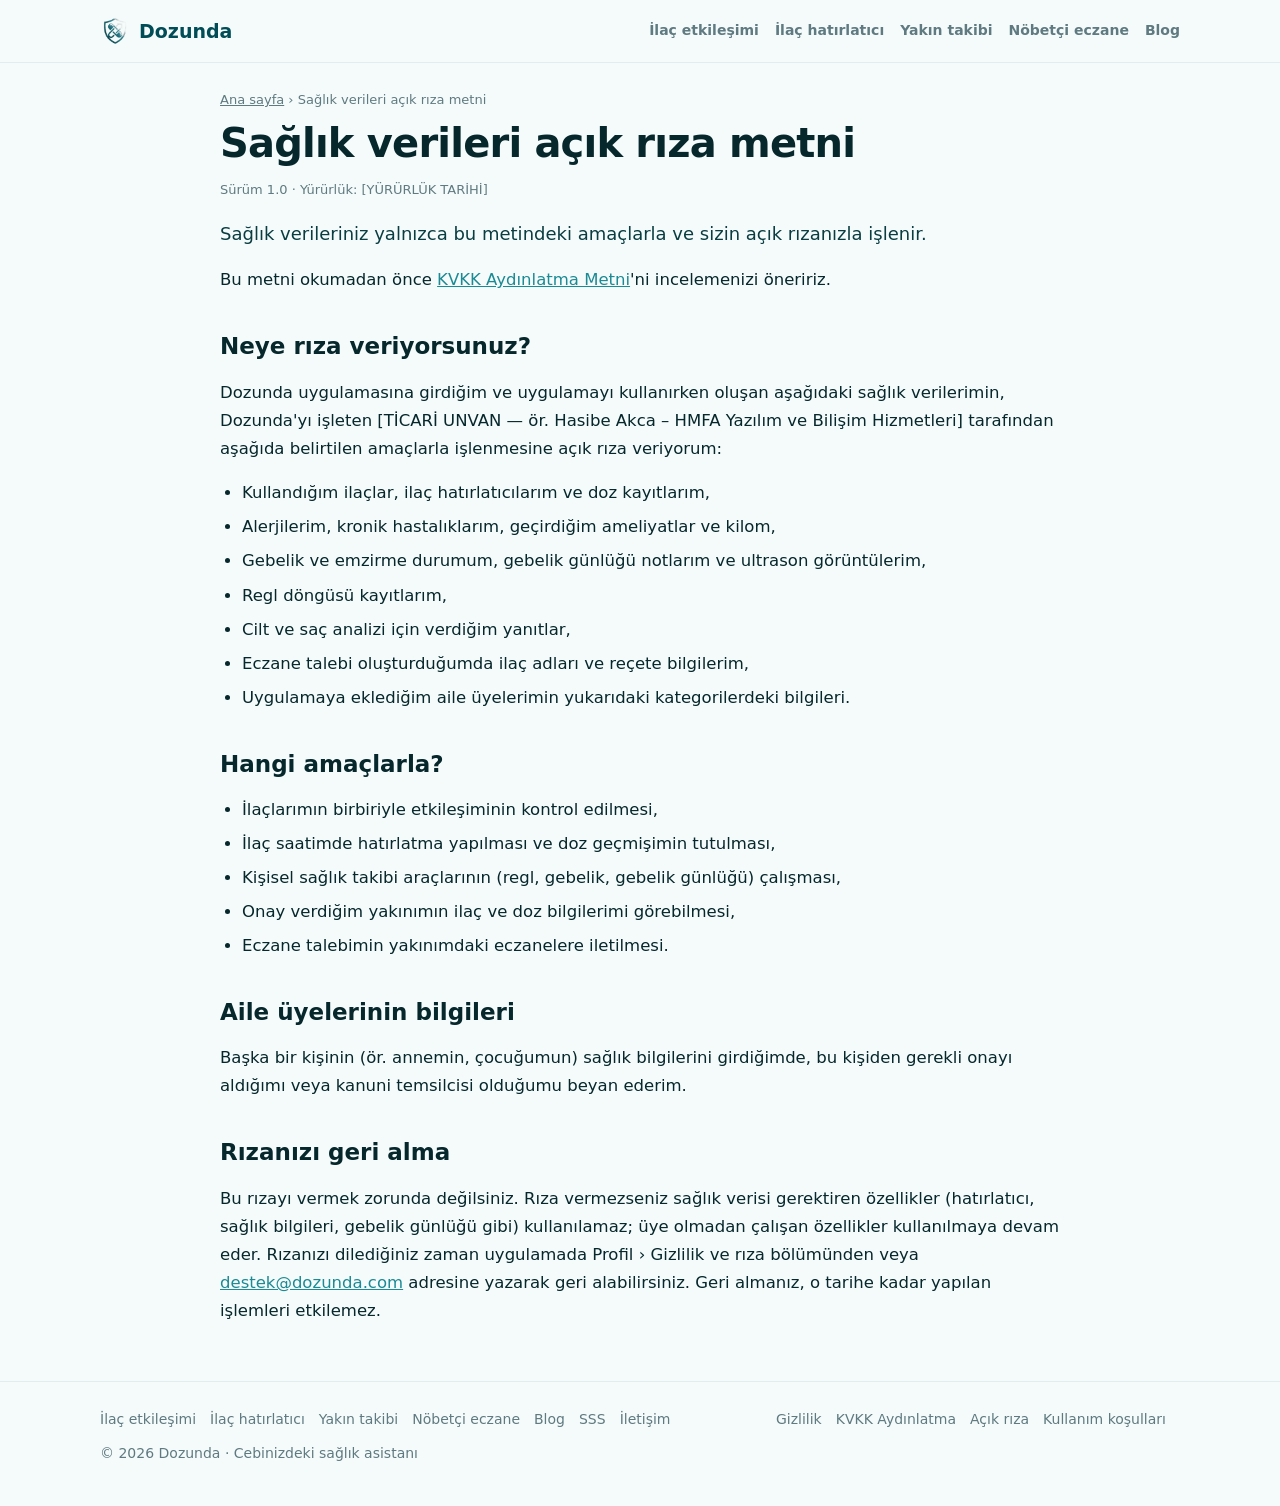
<file: acik-riza/index.html>
<!DOCTYPE html>
<html lang="tr">
<head>
<meta charset="utf-8" />
<title>Sağlık Verileri Açık Rıza Metni | Dozunda</title>
<meta name="viewport" content="width=device-width, initial-scale=1" />
<meta name="description" content="Dozunda&#x27;da sağlık verilerinizin işlenmesine ilişkin açık rıza metni ve rızanızı geri alma yolları." />
<meta name="robots" content="index, follow" />
<link rel="canonical" href="https://dozunda.com/acik-riza/" />
<meta name="theme-color" content="#004D57" />
<link rel="icon" type="image/png" sizes="192x192" href="/favicon.png" />
<link rel="apple-touch-icon" href="/apple-touch-icon.png" />
<link rel="stylesheet" href="/assets/site.css" />
<meta property="og:type" content="website" />
<meta property="og:locale" content="tr_TR" />
<meta property="og:site_name" content="Dozunda" />
<meta property="og:title" content="Sağlık Verileri Açık Rıza Metni | Dozunda" />
<meta property="og:description" content="Dozunda&#x27;da sağlık verilerinizin işlenmesine ilişkin açık rıza metni ve rızanızı geri alma yolları." />
<meta property="og:url" content="https://dozunda.com/acik-riza/" />
<meta property="og:image" content="https://dozunda.com/og-image.png" />
<meta name="twitter:card" content="summary_large_image" />
<script type="application/ld+json">{"@context": "https://schema.org", "@type": "BreadcrumbList", "itemListElement": [{"@type": "ListItem", "position": 1, "name": "Ana sayfa", "item": "https://dozunda.com/"}, {"@type": "ListItem", "position": 2, "name": "Sağlık verileri açık rıza metni", "item": "https://dozunda.com/acik-riza/"}]}</script>
</head>
<body>
<header class="top"><div class="wrap">
  <a class="brand" href="/"><img src="/favicon.png" alt="" width="30" height="30" />Dozunda</a>
  <nav class="menu" aria-label="Ana menü"><a href="/ilac-etkilesimi/">İlaç etkileşimi</a><a href="/ilac-hatirlatici/">İlaç hatırlatıcı</a><a href="/yakin-takibi/">Yakın takibi</a><a href="/nobetci-eczane/">Nöbetçi eczane</a><a href="/blog/">Blog</a></nav>
</div></header>
<main class="wrap">
  <nav class="crumbs" aria-label="Konum"><a href="/">Ana sayfa</a> › Sağlık verileri açık rıza metni</nav>
  <article>
    <h1>Sağlık verileri açık rıza metni</h1>
    <div class="meta">Sürüm 1.0 · Yürürlük: [YÜRÜRLÜK TARİHİ]</div>
    <p class="lead">Sağlık verileriniz yalnızca bu metindeki amaçlarla ve sizin açık rızanızla işlenir.</p>
    <p>Bu metni okumadan önce <a href="/kvkk/">KVKK Aydınlatma Metni</a>'ni incelemenizi öneririz.</p><h2>Neye rıza veriyorsunuz?</h2><p>Dozunda uygulamasına girdiğim ve uygulamayı kullanırken oluşan aşağıdaki sağlık verilerimin, Dozunda'yı işleten [TİCARİ UNVAN — ör. Hasibe Akca – HMFA Yazılım ve Bilişim Hizmetleri] tarafından aşağıda belirtilen amaçlarla işlenmesine açık rıza veriyorum:</p><ul><li>Kullandığım ilaçlar, ilaç hatırlatıcılarım ve doz kayıtlarım,</li><li>Alerjilerim, kronik hastalıklarım, geçirdiğim ameliyatlar ve kilom,</li><li>Gebelik ve emzirme durumum, gebelik günlüğü notlarım ve ultrason görüntülerim,</li><li>Regl döngüsü kayıtlarım,</li><li>Cilt ve saç analizi için verdiğim yanıtlar,</li><li>Eczane talebi oluşturduğumda ilaç adları ve reçete bilgilerim,</li><li>Uygulamaya eklediğim aile üyelerimin yukarıdaki kategorilerdeki bilgileri.</li></ul><h2>Hangi amaçlarla?</h2><ul><li>İlaçlarımın birbiriyle etkileşiminin kontrol edilmesi,</li><li>İlaç saatimde hatırlatma yapılması ve doz geçmişimin tutulması,</li><li>Kişisel sağlık takibi araçlarının (regl, gebelik, gebelik günlüğü) çalışması,</li><li>Onay verdiğim yakınımın ilaç ve doz bilgilerimi görebilmesi,</li><li>Eczane talebimin yakınımdaki eczanelere iletilmesi.</li></ul><h2>Aile üyelerinin bilgileri</h2><p>Başka bir kişinin (ör. annemin, çocuğumun) sağlık bilgilerini girdiğimde, bu kişiden gerekli onayı aldığımı veya kanuni temsilcisi olduğumu beyan ederim.</p><h2>Rızanızı geri alma</h2><p>Bu rızayı vermek zorunda değilsiniz. Rıza vermezseniz sağlık verisi gerektiren özellikler (hatırlatıcı, sağlık bilgileri, gebelik günlüğü gibi) kullanılamaz; üye olmadan çalışan özellikler kullanılmaya devam eder. Rızanızı dilediğiniz zaman uygulamada Profil › Gizlilik ve rıza bölümünden veya <a href="mailto:destek@dozunda.com">destek@dozunda.com</a> adresine yazarak geri alabilirsiniz. Geri almanız, o tarihe kadar yapılan işlemleri etkilemez.</p>
    
    
    
    
  </article>
</main>
<footer class="foot"><div class="wrap">
  <div><a href="/ilac-etkilesimi/">İlaç etkileşimi</a><a href="/ilac-hatirlatici/">İlaç hatırlatıcı</a><a href="/yakin-takibi/">Yakın takibi</a><a href="/nobetci-eczane/">Nöbetçi eczane</a><a href="/blog/">Blog</a><a href="/#sss">SSS</a><a href="/#basvuru">İletişim</a></div>
  <div><a href="/gizlilik/">Gizlilik</a><a href="/kvkk/">KVKK Aydınlatma</a><a href="/acik-riza/">Açık rıza</a><a href="/kullanim-kosullari/">Kullanım koşulları</a></div>
  <div>© 2026 Dozunda · Cebinizdeki sağlık asistanı</div>
</div></footer>
</body>
</html>
</file>
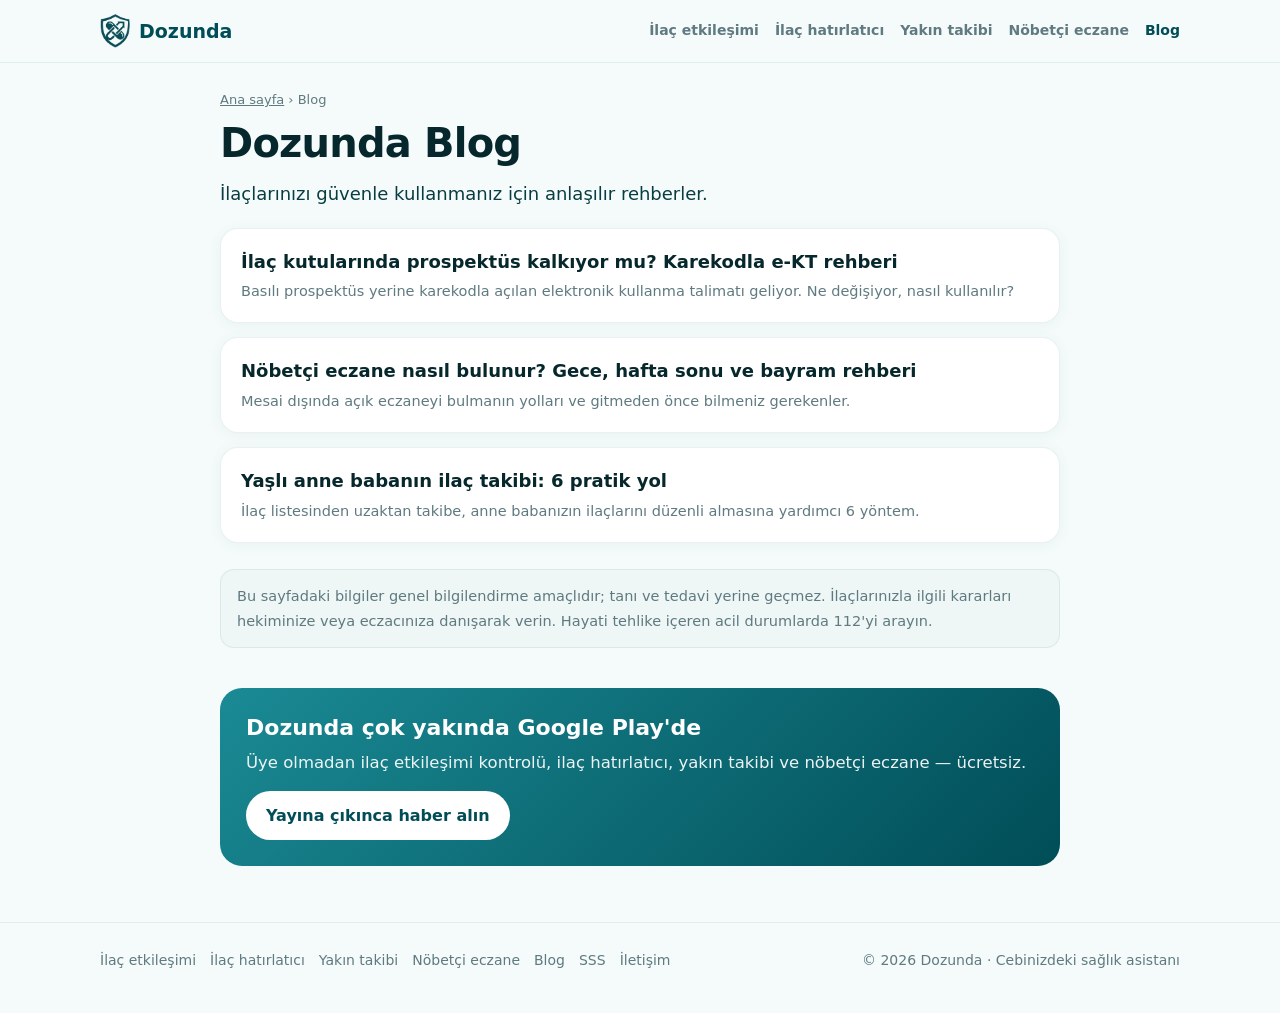
<file: blog/index.html>
<!DOCTYPE html>
<html lang="tr">
<head>
<meta charset="utf-8" />
<title>Blog: İlaç Kullanımı ve Sağlık Rehberleri | Dozunda</title>
<meta name="viewport" content="width=device-width, initial-scale=1" />
<meta name="description" content="İlaç kullanımı, ilaç takibi, nöbetçi eczane ve sağlık okuryazarlığı üzerine anlaşılır rehberler." />
<meta name="robots" content="index, follow" />
<link rel="canonical" href="https://dozunda.com/blog/" />
<meta name="theme-color" content="#004D57" />
<link rel="icon" type="image/png" sizes="192x192" href="/favicon.png" />
<link rel="apple-touch-icon" href="/apple-touch-icon.png" />
<link rel="stylesheet" href="/assets/site.css" />
<meta property="og:type" content="website" />
<meta property="og:locale" content="tr_TR" />
<meta property="og:site_name" content="Dozunda" />
<meta property="og:title" content="Blog: İlaç Kullanımı ve Sağlık Rehberleri | Dozunda" />
<meta property="og:description" content="İlaç kullanımı, ilaç takibi, nöbetçi eczane ve sağlık okuryazarlığı üzerine anlaşılır rehberler." />
<meta property="og:url" content="https://dozunda.com/blog/" />
<meta property="og:image" content="https://dozunda.com/og-image.png" />
<meta name="twitter:card" content="summary_large_image" />
<script type="application/ld+json">{"@context": "https://schema.org", "@type": "BreadcrumbList", "itemListElement": [{"@type": "ListItem", "position": 1, "name": "Ana sayfa", "item": "https://dozunda.com/"}, {"@type": "ListItem", "position": 2, "name": "Blog", "item": "https://dozunda.com/blog/"}]}</script>
</head>
<body>
<header class="top"><div class="wrap">
  <a class="brand" href="/"><span class="logo" aria-hidden="true"></span>Dozunda</a>
  <nav class="menu" aria-label="Ana menü"><a href="/ilac-etkilesimi/">İlaç etkileşimi</a><a href="/ilac-hatirlatici/">İlaç hatırlatıcı</a><a href="/yakin-takibi/">Yakın takibi</a><a href="/nobetci-eczane/">Nöbetçi eczane</a><a href="/blog/" aria-current="page">Blog</a></nav>
</div></header>
<main class="wrap">
  <nav class="crumbs" aria-label="Konum"><a href="/">Ana sayfa</a> › Blog</nav>
  <article>
    <h1>Dozunda Blog</h1>
    
    <p class="lead">İlaçlarınızı güvenle kullanmanız için anlaşılır rehberler.</p>
    <div class="posts"><a href="/blog/prospektus-karekod-elektronik-kullanma-talimati/"><b>İlaç kutularında prospektüs kalkıyor mu? Karekodla e-KT rehberi</b><span>Basılı prospektüs yerine karekodla açılan elektronik kullanma talimatı geliyor. Ne değişiyor, nasıl kullanılır?</span></a><a href="/blog/nobetci-eczane-nasil-bulunur/"><b>Nöbetçi eczane nasıl bulunur? Gece, hafta sonu ve bayram rehberi</b><span>Mesai dışında açık eczaneyi bulmanın yolları ve gitmeden önce bilmeniz gerekenler.</span></a><a href="/blog/yasli-anne-babanin-ilac-takibi/"><b>Yaşlı anne babanın ilaç takibi: 6 pratik yol</b><span>İlaç listesinden uzaktan takibe, anne babanızın ilaçlarını düzenli almasına yardımcı 6 yöntem.</span></a></div>
    
    <div class="note">Bu sayfadaki bilgiler genel bilgilendirme amaçlıdır; tanı ve tedavi yerine geçmez. İlaçlarınızla ilgili kararları hekiminize veya eczacınıza danışarak verin. Hayati tehlike içeren acil durumlarda 112'yi arayın.</div>
    <div class="cta"><h2>Dozunda çok yakında Google Play'de</h2><p>Üye olmadan ilaç etkileşimi kontrolü, ilaç hatırlatıcı, yakın takibi ve nöbetçi eczane — ücretsiz.</p><a href="/#basvuru">Yayına çıkınca haber alın</a></div>
    
  </article>
</main>
<footer class="foot"><div class="wrap">
  <div><a href="/ilac-etkilesimi/">İlaç etkileşimi</a><a href="/ilac-hatirlatici/">İlaç hatırlatıcı</a><a href="/yakin-takibi/">Yakın takibi</a><a href="/nobetci-eczane/">Nöbetçi eczane</a><a href="/blog/">Blog</a><a href="/#sss">SSS</a><a href="/#basvuru">İletişim</a></div>
  <div>© 2026 Dozunda · Cebinizdeki sağlık asistanı</div>
</div></footer>
</body>
</html>
</file>
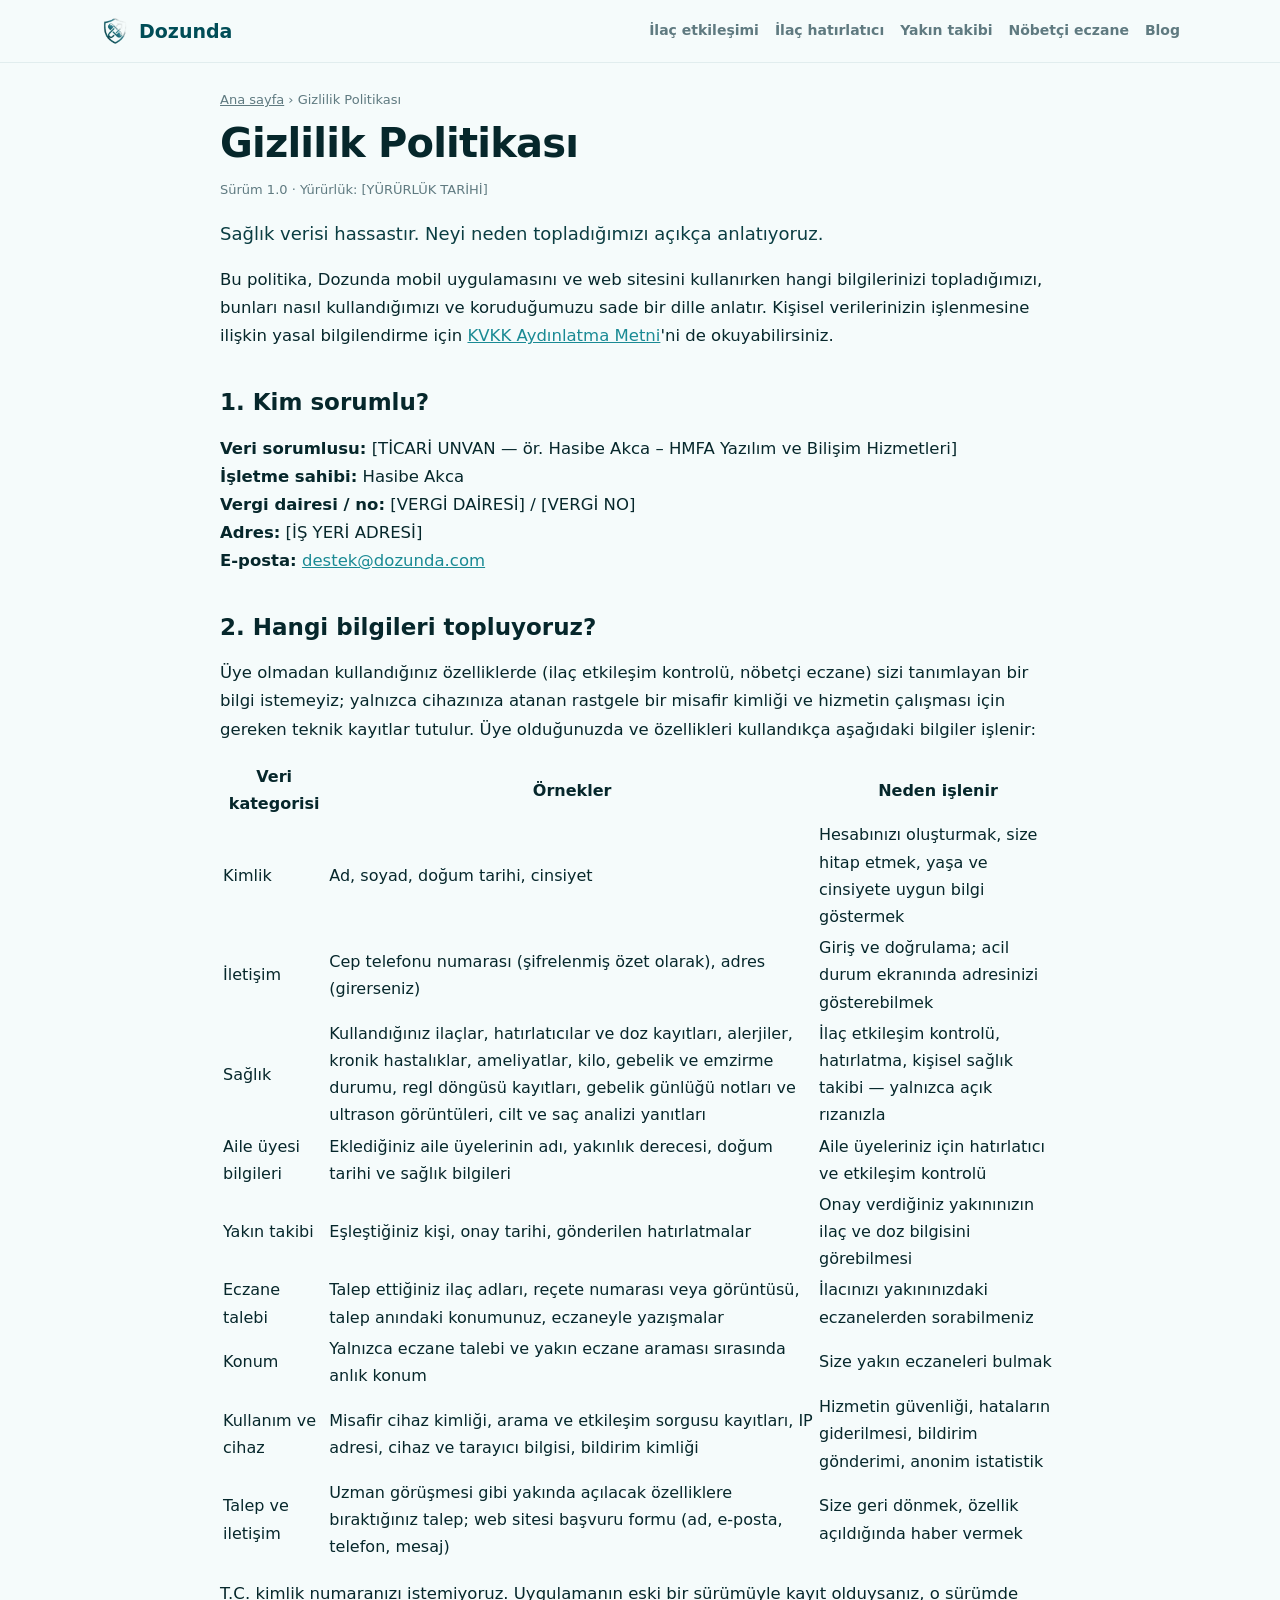
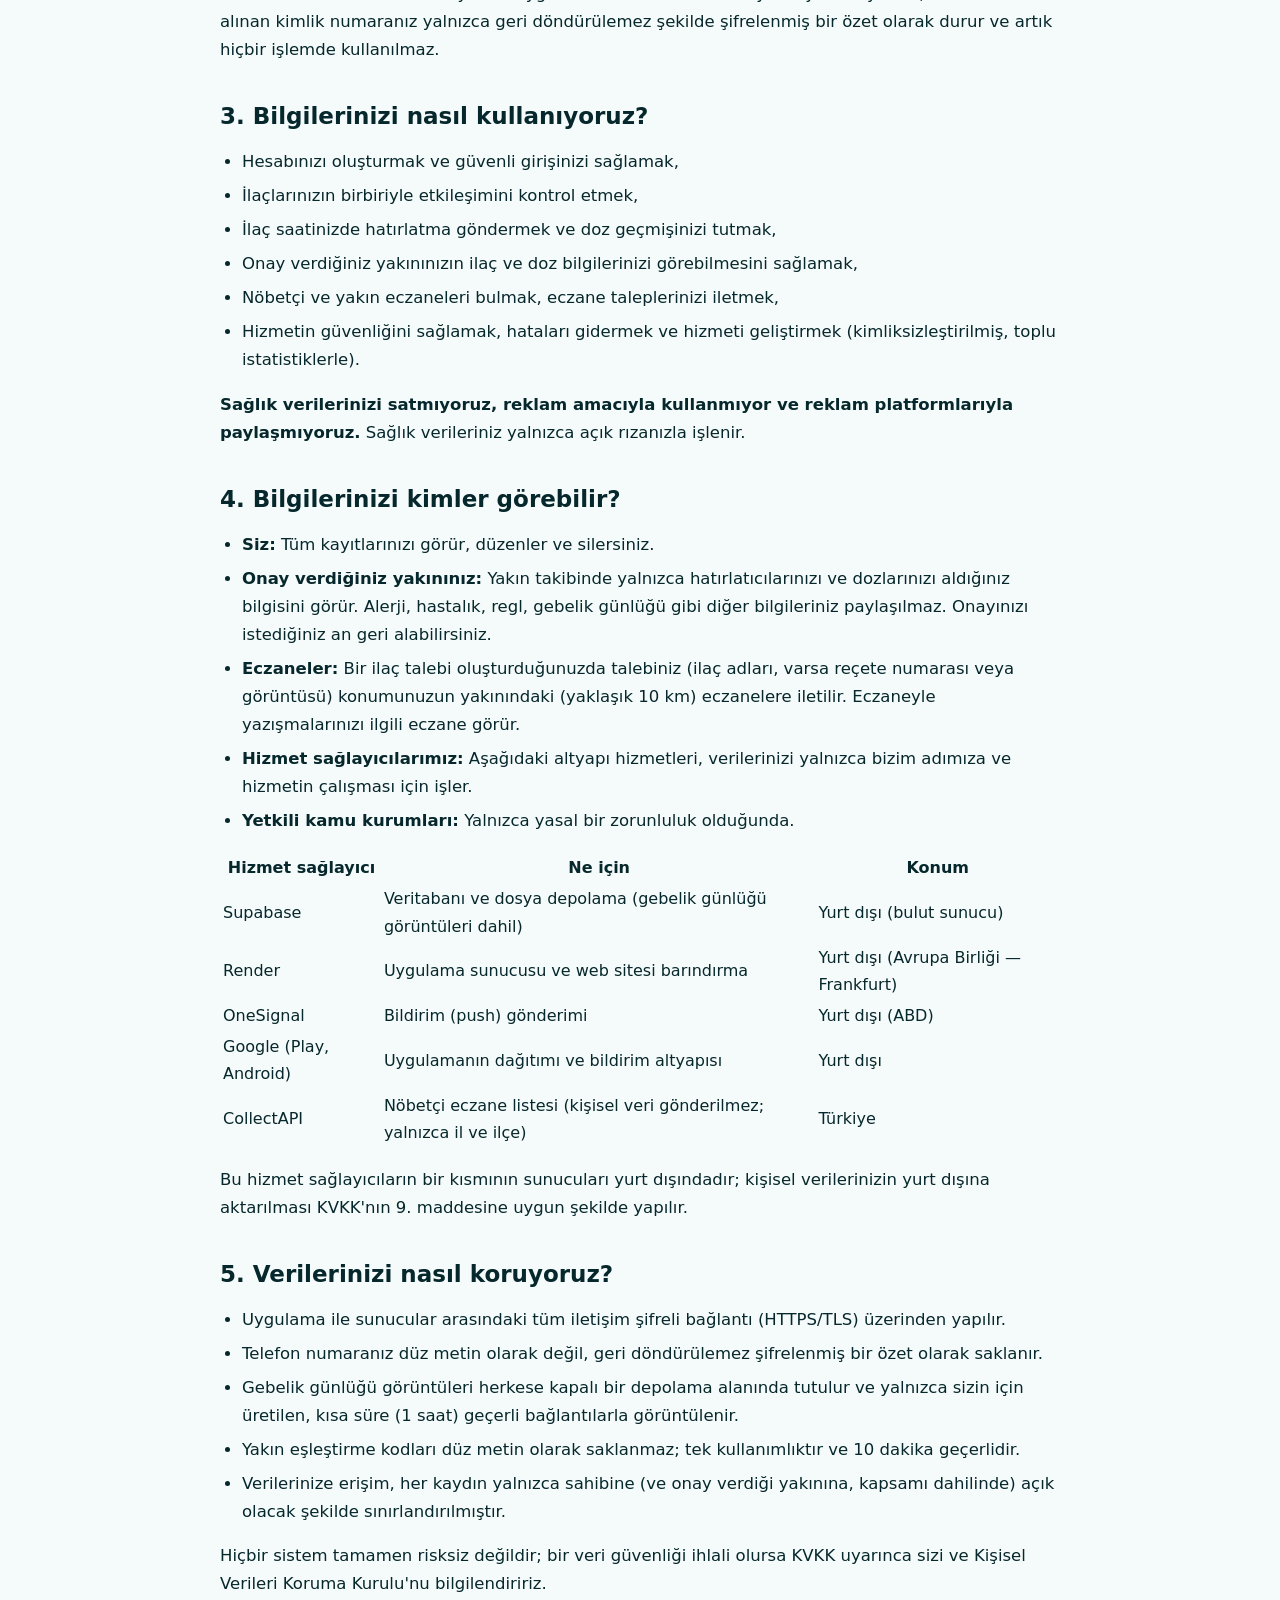
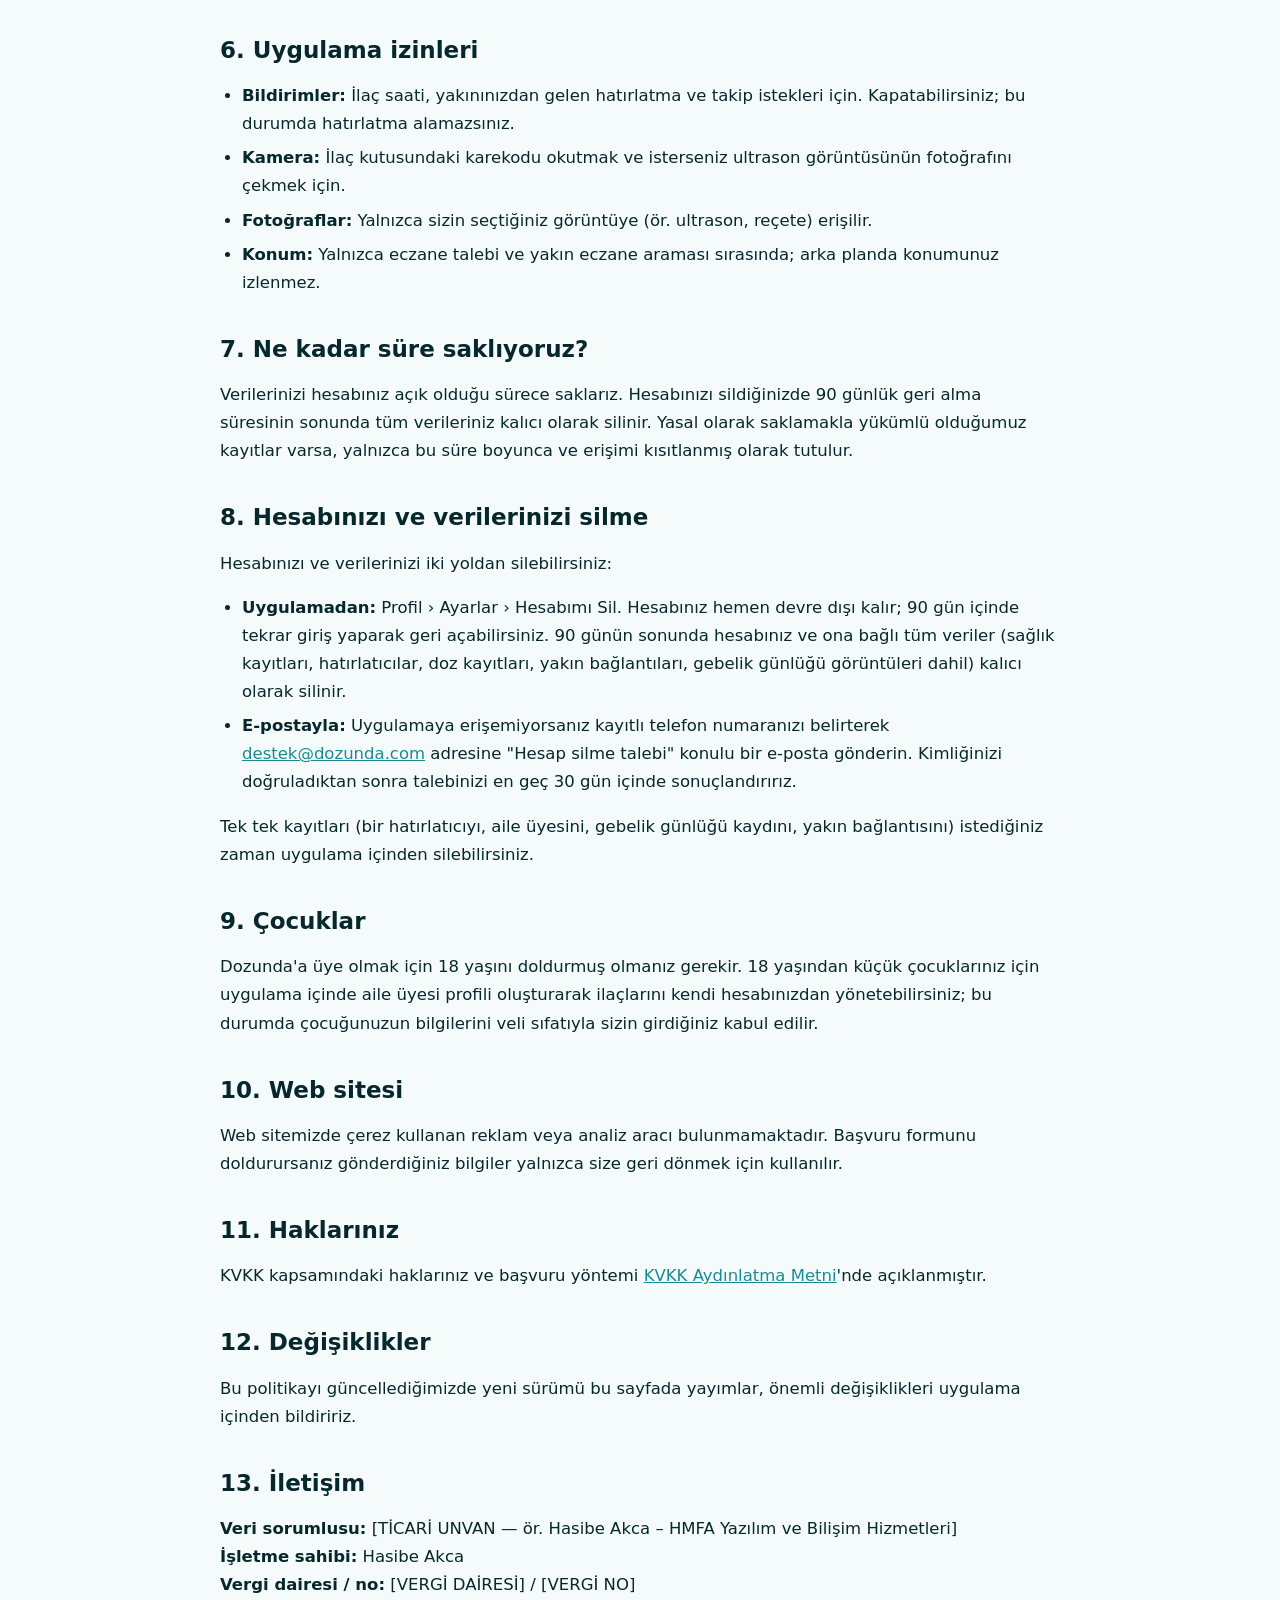
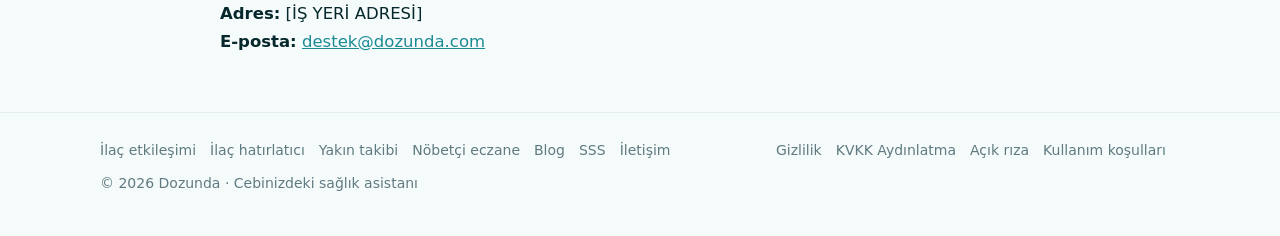
<file: gizlilik/index.html>
<!DOCTYPE html>
<html lang="tr">
<head>
<meta charset="utf-8" />
<title>Gizlilik Politikası | Dozunda</title>
<meta name="viewport" content="width=device-width, initial-scale=1" />
<meta name="description" content="Dozunda&#x27;nın hangi bilgilerinizi topladığı, nasıl kullandığı, kimlerle paylaştığı ve nasıl koruduğu. Hesap ve veri silme." />
<meta name="robots" content="index, follow" />
<link rel="canonical" href="https://dozunda.com/gizlilik/" />
<meta name="theme-color" content="#004D57" />
<link rel="icon" type="image/png" sizes="192x192" href="/favicon.png" />
<link rel="apple-touch-icon" href="/apple-touch-icon.png" />
<link rel="stylesheet" href="/assets/site.css" />
<meta property="og:type" content="website" />
<meta property="og:locale" content="tr_TR" />
<meta property="og:site_name" content="Dozunda" />
<meta property="og:title" content="Gizlilik Politikası | Dozunda" />
<meta property="og:description" content="Dozunda&#x27;nın hangi bilgilerinizi topladığı, nasıl kullandığı, kimlerle paylaştığı ve nasıl koruduğu. Hesap ve veri silme." />
<meta property="og:url" content="https://dozunda.com/gizlilik/" />
<meta property="og:image" content="https://dozunda.com/og-image.png" />
<meta name="twitter:card" content="summary_large_image" />
<script type="application/ld+json">{"@context": "https://schema.org", "@type": "BreadcrumbList", "itemListElement": [{"@type": "ListItem", "position": 1, "name": "Ana sayfa", "item": "https://dozunda.com/"}, {"@type": "ListItem", "position": 2, "name": "Gizlilik Politikası", "item": "https://dozunda.com/gizlilik/"}]}</script>
</head>
<body>
<header class="top"><div class="wrap">
  <a class="brand" href="/"><img src="/favicon.png" alt="" width="30" height="30" />Dozunda</a>
  <nav class="menu" aria-label="Ana menü"><a href="/ilac-etkilesimi/">İlaç etkileşimi</a><a href="/ilac-hatirlatici/">İlaç hatırlatıcı</a><a href="/yakin-takibi/">Yakın takibi</a><a href="/nobetci-eczane/">Nöbetçi eczane</a><a href="/blog/">Blog</a></nav>
</div></header>
<main class="wrap">
  <nav class="crumbs" aria-label="Konum"><a href="/">Ana sayfa</a> › Gizlilik Politikası</nav>
  <article>
    <h1>Gizlilik Politikası</h1>
    <div class="meta">Sürüm 1.0 · Yürürlük: [YÜRÜRLÜK TARİHİ]</div>
    <p class="lead">Sağlık verisi hassastır. Neyi neden topladığımızı açıkça anlatıyoruz.</p>
    <p>Bu politika, Dozunda mobil uygulamasını ve web sitesini kullanırken hangi bilgilerinizi topladığımızı, bunları nasıl kullandığımızı ve koruduğumuzu sade bir dille anlatır. Kişisel verilerinizin işlenmesine ilişkin yasal bilgilendirme için <a href="/kvkk/">KVKK Aydınlatma Metni</a>'ni de okuyabilirsiniz.</p><h2>1. Kim sorumlu?</h2><p><b>Veri sorumlusu:</b> [TİCARİ UNVAN — ör. Hasibe Akca – HMFA Yazılım ve Bilişim Hizmetleri]<br><b>İşletme sahibi:</b> Hasibe Akca<br><b>Vergi dairesi / no:</b> [VERGİ DAİRESİ] / [VERGİ NO]<br><b>Adres:</b> [İŞ YERİ ADRESİ]<br><b>E-posta:</b> <a href="mailto:destek@dozunda.com">destek@dozunda.com</a></p><h2>2. Hangi bilgileri topluyoruz?</h2><p>Üye olmadan kullandığınız özelliklerde (ilaç etkileşim kontrolü, nöbetçi eczane) sizi tanımlayan bir bilgi istemeyiz; yalnızca cihazınıza atanan rastgele bir misafir kimliği ve hizmetin çalışması için gereken teknik kayıtlar tutulur. Üye olduğunuzda ve özellikleri kullandıkça aşağıdaki bilgiler işlenir:</p><div class="tbl"><table><thead><tr><th>Veri kategorisi</th><th>Örnekler</th><th>Neden işlenir</th></tr></thead><tbody><tr><td>Kimlik</td><td>Ad, soyad, doğum tarihi, cinsiyet</td><td>Hesabınızı oluşturmak, size hitap etmek, yaşa ve cinsiyete uygun bilgi göstermek</td></tr><tr><td>İletişim</td><td>Cep telefonu numarası (şifrelenmiş özet olarak), adres (girerseniz)</td><td>Giriş ve doğrulama; acil durum ekranında adresinizi gösterebilmek</td></tr><tr><td>Sağlık</td><td>Kullandığınız ilaçlar, hatırlatıcılar ve doz kayıtları, alerjiler, kronik hastalıklar, ameliyatlar, kilo, gebelik ve emzirme durumu, regl döngüsü kayıtları, gebelik günlüğü notları ve ultrason görüntüleri, cilt ve saç analizi yanıtları</td><td>İlaç etkileşim kontrolü, hatırlatma, kişisel sağlık takibi — yalnızca açık rızanızla</td></tr><tr><td>Aile üyesi bilgileri</td><td>Eklediğiniz aile üyelerinin adı, yakınlık derecesi, doğum tarihi ve sağlık bilgileri</td><td>Aile üyeleriniz için hatırlatıcı ve etkileşim kontrolü</td></tr><tr><td>Yakın takibi</td><td>Eşleştiğiniz kişi, onay tarihi, gönderilen hatırlatmalar</td><td>Onay verdiğiniz yakınınızın ilaç ve doz bilgisini görebilmesi</td></tr><tr><td>Eczane talebi</td><td>Talep ettiğiniz ilaç adları, reçete numarası veya görüntüsü, talep anındaki konumunuz, eczaneyle yazışmalar</td><td>İlacınızı yakınınızdaki eczanelerden sorabilmeniz</td></tr><tr><td>Konum</td><td>Yalnızca eczane talebi ve yakın eczane araması sırasında anlık konum</td><td>Size yakın eczaneleri bulmak</td></tr><tr><td>Kullanım ve cihaz</td><td>Misafir cihaz kimliği, arama ve etkileşim sorgusu kayıtları, IP adresi, cihaz ve tarayıcı bilgisi, bildirim kimliği</td><td>Hizmetin güvenliği, hataların giderilmesi, bildirim gönderimi, anonim istatistik</td></tr><tr><td>Talep ve iletişim</td><td>Uzman görüşmesi gibi yakında açılacak özelliklere bıraktığınız talep; web sitesi başvuru formu (ad, e-posta, telefon, mesaj)</td><td>Size geri dönmek, özellik açıldığında haber vermek</td></tr></tbody></table></div><p>T.C. kimlik numaranızı istemiyoruz. Uygulamanın eski bir sürümüyle kayıt olduysanız, o sürümde alınan kimlik numaranız yalnızca geri döndürülemez şekilde şifrelenmiş bir özet olarak durur ve artık hiçbir işlemde kullanılmaz.</p><h2>3. Bilgilerinizi nasıl kullanıyoruz?</h2><ul><li>Hesabınızı oluşturmak ve güvenli girişinizi sağlamak,</li><li>İlaçlarınızın birbiriyle etkileşimini kontrol etmek,</li><li>İlaç saatinizde hatırlatma göndermek ve doz geçmişinizi tutmak,</li><li>Onay verdiğiniz yakınınızın ilaç ve doz bilgilerinizi görebilmesini sağlamak,</li><li>Nöbetçi ve yakın eczaneleri bulmak, eczane taleplerinizi iletmek,</li><li>Hizmetin güvenliğini sağlamak, hataları gidermek ve hizmeti geliştirmek (kimliksizleştirilmiş, toplu istatistiklerle).</li></ul><p><b>Sağlık verilerinizi satmıyoruz, reklam amacıyla kullanmıyor ve reklam platformlarıyla paylaşmıyoruz.</b> Sağlık verileriniz yalnızca açık rızanızla işlenir.</p><h2>4. Bilgilerinizi kimler görebilir?</h2><ul><li><b>Siz:</b> Tüm kayıtlarınızı görür, düzenler ve silersiniz.</li><li><b>Onay verdiğiniz yakınınız:</b> Yakın takibinde yalnızca hatırlatıcılarınızı ve dozlarınızı aldığınız bilgisini görür. Alerji, hastalık, regl, gebelik günlüğü gibi diğer bilgileriniz paylaşılmaz. Onayınızı istediğiniz an geri alabilirsiniz.</li><li><b>Eczaneler:</b> Bir ilaç talebi oluşturduğunuzda talebiniz (ilaç adları, varsa reçete numarası veya görüntüsü) konumunuzun yakınındaki (yaklaşık 10 km) eczanelere iletilir. Eczaneyle yazışmalarınızı ilgili eczane görür.</li><li><b>Hizmet sağlayıcılarımız:</b> Aşağıdaki altyapı hizmetleri, verilerinizi yalnızca bizim adımıza ve hizmetin çalışması için işler.</li><li><b>Yetkili kamu kurumları:</b> Yalnızca yasal bir zorunluluk olduğunda.</li></ul><div class="tbl"><table><thead><tr><th>Hizmet sağlayıcı</th><th>Ne için</th><th>Konum</th></tr></thead><tbody><tr><td>Supabase</td><td>Veritabanı ve dosya depolama (gebelik günlüğü görüntüleri dahil)</td><td>Yurt dışı (bulut sunucu)</td></tr><tr><td>Render</td><td>Uygulama sunucusu ve web sitesi barındırma</td><td>Yurt dışı (Avrupa Birliği — Frankfurt)</td></tr><tr><td>OneSignal</td><td>Bildirim (push) gönderimi</td><td>Yurt dışı (ABD)</td></tr><tr><td>Google (Play, Android)</td><td>Uygulamanın dağıtımı ve bildirim altyapısı</td><td>Yurt dışı</td></tr><tr><td>CollectAPI</td><td>Nöbetçi eczane listesi (kişisel veri gönderilmez; yalnızca il ve ilçe)</td><td>Türkiye</td></tr></tbody></table></div><p>Bu hizmet sağlayıcıların bir kısmının sunucuları yurt dışındadır; kişisel verilerinizin yurt dışına aktarılması KVKK'nın 9. maddesine uygun şekilde yapılır.</p><h2>5. Verilerinizi nasıl koruyoruz?</h2><ul><li>Uygulama ile sunucular arasındaki tüm iletişim şifreli bağlantı (HTTPS/TLS) üzerinden yapılır.</li><li>Telefon numaranız düz metin olarak değil, geri döndürülemez şifrelenmiş bir özet olarak saklanır.</li><li>Gebelik günlüğü görüntüleri herkese kapalı bir depolama alanında tutulur ve yalnızca sizin için üretilen, kısa süre (1 saat) geçerli bağlantılarla görüntülenir.</li><li>Yakın eşleştirme kodları düz metin olarak saklanmaz; tek kullanımlıktır ve 10 dakika geçerlidir.</li><li>Verilerinize erişim, her kaydın yalnızca sahibine (ve onay verdiği yakınına, kapsamı dahilinde) açık olacak şekilde sınırlandırılmıştır.</li></ul><p>Hiçbir sistem tamamen risksiz değildir; bir veri güvenliği ihlali olursa KVKK uyarınca sizi ve Kişisel Verileri Koruma Kurulu'nu bilgilendiririz.</p><h2>6. Uygulama izinleri</h2><ul><li><b>Bildirimler:</b> İlaç saati, yakınınızdan gelen hatırlatma ve takip istekleri için. Kapatabilirsiniz; bu durumda hatırlatma alamazsınız.</li><li><b>Kamera:</b> İlaç kutusundaki karekodu okutmak ve isterseniz ultrason görüntüsünün fotoğrafını çekmek için.</li><li><b>Fotoğraflar:</b> Yalnızca sizin seçtiğiniz görüntüye (ör. ultrason, reçete) erişilir.</li><li><b>Konum:</b> Yalnızca eczane talebi ve yakın eczane araması sırasında; arka planda konumunuz izlenmez.</li></ul><h2>7. Ne kadar süre saklıyoruz?</h2><p>Verilerinizi hesabınız açık olduğu sürece saklarız. Hesabınızı sildiğinizde 90 günlük geri alma süresinin sonunda tüm verileriniz kalıcı olarak silinir. Yasal olarak saklamakla yükümlü olduğumuz kayıtlar varsa, yalnızca bu süre boyunca ve erişimi kısıtlanmış olarak tutulur.</p><h2><span id="hesap-silme">8. Hesabınızı ve verilerinizi silme</span></h2><p>Hesabınızı ve verilerinizi iki yoldan silebilirsiniz:</p><ul><li><b>Uygulamadan:</b> Profil › Ayarlar › Hesabımı Sil. Hesabınız hemen devre dışı kalır; 90 gün içinde tekrar giriş yaparak geri açabilirsiniz. 90 günün sonunda hesabınız ve ona bağlı tüm veriler (sağlık kayıtları, hatırlatıcılar, doz kayıtları, yakın bağlantıları, gebelik günlüğü görüntüleri dahil) kalıcı olarak silinir.</li><li><b>E-postayla:</b> Uygulamaya erişemiyorsanız kayıtlı telefon numaranızı belirterek <a href="mailto:destek@dozunda.com?subject=Hesap%20silme%20talebi">destek@dozunda.com</a> adresine "Hesap silme talebi" konulu bir e-posta gönderin. Kimliğinizi doğruladıktan sonra talebinizi en geç 30 gün içinde sonuçlandırırız.</li></ul><p>Tek tek kayıtları (bir hatırlatıcıyı, aile üyesini, gebelik günlüğü kaydını, yakın bağlantısını) istediğiniz zaman uygulama içinden silebilirsiniz.</p><h2>9. Çocuklar</h2><p>Dozunda'a üye olmak için 18 yaşını doldurmuş olmanız gerekir. 18 yaşından küçük çocuklarınız için uygulama içinde aile üyesi profili oluşturarak ilaçlarını kendi hesabınızdan yönetebilirsiniz; bu durumda çocuğunuzun bilgilerini veli sıfatıyla sizin girdiğiniz kabul edilir.</p><h2>10. Web sitesi</h2><p>Web sitemizde çerez kullanan reklam veya analiz aracı bulunmamaktadır. Başvuru formunu doldurursanız gönderdiğiniz bilgiler yalnızca size geri dönmek için kullanılır.</p><h2>11. Haklarınız</h2><p>KVKK kapsamındaki haklarınız ve başvuru yöntemi <a href="/kvkk/">KVKK Aydınlatma Metni</a>'nde açıklanmıştır.</p><h2>12. Değişiklikler</h2><p>Bu politikayı güncellediğimizde yeni sürümü bu sayfada yayımlar, önemli değişiklikleri uygulama içinden bildiririz.</p><h2>13. İletişim</h2><p><b>Veri sorumlusu:</b> [TİCARİ UNVAN — ör. Hasibe Akca – HMFA Yazılım ve Bilişim Hizmetleri]<br><b>İşletme sahibi:</b> Hasibe Akca<br><b>Vergi dairesi / no:</b> [VERGİ DAİRESİ] / [VERGİ NO]<br><b>Adres:</b> [İŞ YERİ ADRESİ]<br><b>E-posta:</b> <a href="mailto:destek@dozunda.com">destek@dozunda.com</a></p>
    
    
    
    
  </article>
</main>
<footer class="foot"><div class="wrap">
  <div><a href="/ilac-etkilesimi/">İlaç etkileşimi</a><a href="/ilac-hatirlatici/">İlaç hatırlatıcı</a><a href="/yakin-takibi/">Yakın takibi</a><a href="/nobetci-eczane/">Nöbetçi eczane</a><a href="/blog/">Blog</a><a href="/#sss">SSS</a><a href="/#basvuru">İletişim</a></div>
  <div><a href="/gizlilik/">Gizlilik</a><a href="/kvkk/">KVKK Aydınlatma</a><a href="/acik-riza/">Açık rıza</a><a href="/kullanim-kosullari/">Kullanım koşulları</a></div>
  <div>© 2026 Dozunda · Cebinizdeki sağlık asistanı</div>
</div></footer>
</body>
</html>
</file>
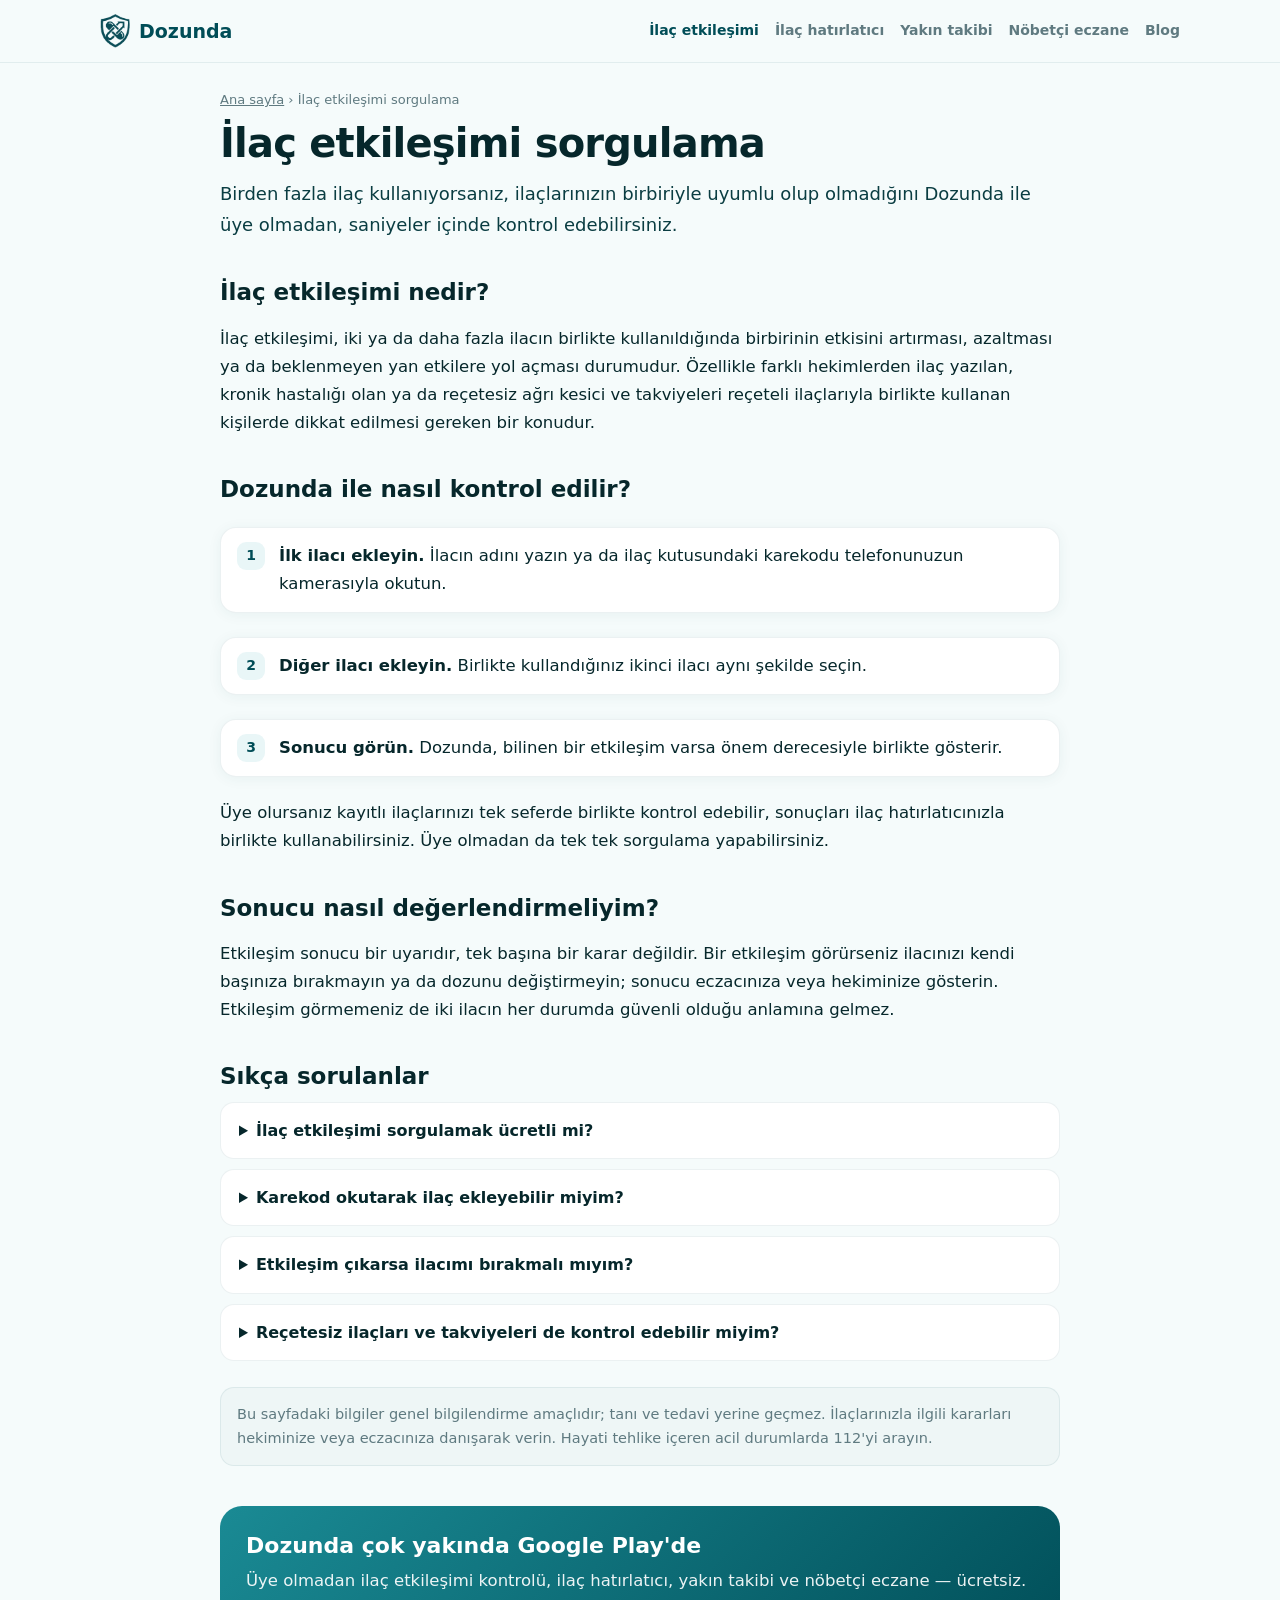
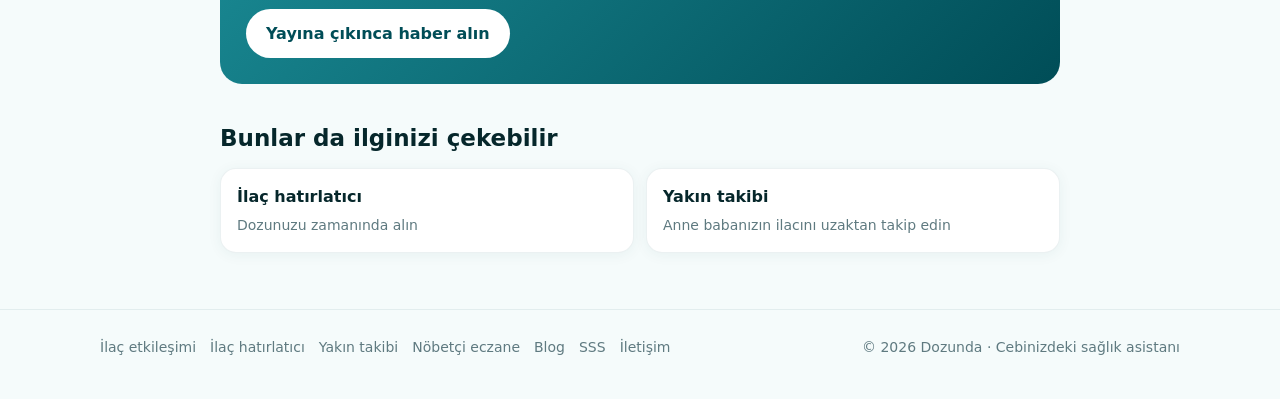
<file: ilac-etkilesimi/index.html>
<!DOCTYPE html>
<html lang="tr">
<head>
<meta charset="utf-8" />
<title>İlaç Etkileşimi Sorgulama: Ücretsiz ve Üyeliksiz | Dozunda</title>
<meta name="viewport" content="width=device-width, initial-scale=1" />
<meta name="description" content="Kullandığınız ilaçların birbiriyle etkileşimini üye olmadan, saniyeler içinde kontrol edin. İlaç adını yazın ya da kutudaki karekodu okutun. Ücretsiz." />
<meta name="robots" content="index, follow" />
<link rel="canonical" href="https://dozunda.com/ilac-etkilesimi/" />
<meta name="theme-color" content="#004D57" />
<link rel="icon" type="image/png" sizes="192x192" href="/favicon.png" />
<link rel="apple-touch-icon" href="/apple-touch-icon.png" />
<link rel="stylesheet" href="/assets/site.css" />
<meta property="og:type" content="website" />
<meta property="og:locale" content="tr_TR" />
<meta property="og:site_name" content="Dozunda" />
<meta property="og:title" content="İlaç Etkileşimi Sorgulama: Ücretsiz ve Üyeliksiz | Dozunda" />
<meta property="og:description" content="Kullandığınız ilaçların birbiriyle etkileşimini üye olmadan, saniyeler içinde kontrol edin. İlaç adını yazın ya da kutudaki karekodu okutun. Ücretsiz." />
<meta property="og:url" content="https://dozunda.com/ilac-etkilesimi/" />
<meta property="og:image" content="https://dozunda.com/og-image.png" />
<meta name="twitter:card" content="summary_large_image" />
<script type="application/ld+json">{"@context": "https://schema.org", "@type": "BreadcrumbList", "itemListElement": [{"@type": "ListItem", "position": 1, "name": "Ana sayfa", "item": "https://dozunda.com/"}, {"@type": "ListItem", "position": 2, "name": "İlaç etkileşimi sorgulama", "item": "https://dozunda.com/ilac-etkilesimi/"}]}</script><script type="application/ld+json">{"@context": "https://schema.org", "@type": "FAQPage", "mainEntity": [{"@type": "Question", "name": "İlaç etkileşimi sorgulamak ücretli mi?", "acceptedAnswer": {"@type": "Answer", "text": "Hayır. Dozunda'da ilaç etkileşimi kontrolü ücretsizdir ve üyelik gerektirmez."}}, {"@type": "Question", "name": "Karekod okutarak ilaç ekleyebilir miyim?", "acceptedAnswer": {"@type": "Answer", "text": "Evet. İlaç kutusundaki karekodu telefonunuzun kamerasıyla okutarak ilacı listeye ekleyebilirsiniz."}}, {"@type": "Question", "name": "Etkileşim çıkarsa ilacımı bırakmalı mıyım?", "acceptedAnswer": {"@type": "Answer", "text": "Hayır, kendi başınıza ilacınızı bırakmayın ya da dozunu değiştirmeyin. Sonucu eczacınıza veya hekiminize danışın."}}, {"@type": "Question", "name": "Reçetesiz ilaçları ve takviyeleri de kontrol edebilir miyim?", "acceptedAnswer": {"@type": "Answer", "text": "Veri tabanında bulunan reçetesiz ilaçları da sorgulayabilirsiniz. Kullandığınız her ürünü eczacınıza söylemeniz yine de önemlidir."}}]}</script>
</head>
<body>
<header class="top"><div class="wrap">
  <a class="brand" href="/"><span class="logo" aria-hidden="true"></span>Dozunda</a>
  <nav class="menu" aria-label="Ana menü"><a href="/ilac-etkilesimi/" aria-current="page">İlaç etkileşimi</a><a href="/ilac-hatirlatici/">İlaç hatırlatıcı</a><a href="/yakin-takibi/">Yakın takibi</a><a href="/nobetci-eczane/">Nöbetçi eczane</a><a href="/blog/">Blog</a></nav>
</div></header>
<main class="wrap">
  <nav class="crumbs" aria-label="Konum"><a href="/">Ana sayfa</a> › İlaç etkileşimi sorgulama</nav>
  <article>
    <h1>İlaç etkileşimi sorgulama</h1>
    
    <p class="lead">Birden fazla ilaç kullanıyorsanız, ilaçlarınızın birbiriyle uyumlu olup olmadığını Dozunda ile üye olmadan, saniyeler içinde kontrol edebilirsiniz.</p>
    <h2>İlaç etkileşimi nedir?</h2><p>İlaç etkileşimi, iki ya da daha fazla ilacın birlikte kullanıldığında birbirinin etkisini artırması, azaltması ya da beklenmeyen yan etkilere yol açması durumudur. Özellikle farklı hekimlerden ilaç yazılan, kronik hastalığı olan ya da reçetesiz ağrı kesici ve takviyeleri reçeteli ilaçlarıyla birlikte kullanan kişilerde dikkat edilmesi gereken bir konudur.</p><h2>Dozunda ile nasıl kontrol edilir?</h2><ol class="steps"><li><b>İlk ilacı ekleyin.</b> İlacın adını yazın ya da ilaç kutusundaki karekodu telefonunuzun kamerasıyla okutun.</li><li><b>Diğer ilacı ekleyin.</b> Birlikte kullandığınız ikinci ilacı aynı şekilde seçin.</li><li><b>Sonucu görün.</b> Dozunda, bilinen bir etkileşim varsa önem derecesiyle birlikte gösterir.</li></ol><p>Üye olursanız kayıtlı ilaçlarınızı tek seferde birlikte kontrol edebilir, sonuçları ilaç hatırlatıcınızla birlikte kullanabilirsiniz. Üye olmadan da tek tek sorgulama yapabilirsiniz.</p><h2>Sonucu nasıl değerlendirmeliyim?</h2><p>Etkileşim sonucu bir uyarıdır, tek başına bir karar değildir. Bir etkileşim görürseniz ilacınızı kendi başınıza bırakmayın ya da dozunu değiştirmeyin; sonucu eczacınıza veya hekiminize gösterin. Etkileşim görmemeniz de iki ilacın her durumda güvenli olduğu anlamına gelmez.</p>
    <h2>Sıkça sorulanlar</h2><div class="faq"><details><summary>İlaç etkileşimi sorgulamak ücretli mi?</summary><p>Hayır. Dozunda&#x27;da ilaç etkileşimi kontrolü ücretsizdir ve üyelik gerektirmez.</p></details><details><summary>Karekod okutarak ilaç ekleyebilir miyim?</summary><p>Evet. İlaç kutusundaki karekodu telefonunuzun kamerasıyla okutarak ilacı listeye ekleyebilirsiniz.</p></details><details><summary>Etkileşim çıkarsa ilacımı bırakmalı mıyım?</summary><p>Hayır, kendi başınıza ilacınızı bırakmayın ya da dozunu değiştirmeyin. Sonucu eczacınıza veya hekiminize danışın.</p></details><details><summary>Reçetesiz ilaçları ve takviyeleri de kontrol edebilir miyim?</summary><p>Veri tabanında bulunan reçetesiz ilaçları da sorgulayabilirsiniz. Kullandığınız her ürünü eczacınıza söylemeniz yine de önemlidir.</p></details></div>
    <div class="note">Bu sayfadaki bilgiler genel bilgilendirme amaçlıdır; tanı ve tedavi yerine geçmez. İlaçlarınızla ilgili kararları hekiminize veya eczacınıza danışarak verin. Hayati tehlike içeren acil durumlarda 112'yi arayın.</div>
    <div class="cta"><h2>Dozunda çok yakında Google Play'de</h2><p>Üye olmadan ilaç etkileşimi kontrolü, ilaç hatırlatıcı, yakın takibi ve nöbetçi eczane — ücretsiz.</p><a href="/#basvuru">Yayına çıkınca haber alın</a></div>
    <h2>Bunlar da ilginizi çekebilir</h2><div class="related"><a href="/ilac-hatirlatici/">İlaç hatırlatıcı<span>Dozunuzu zamanında alın</span></a><a href="/yakin-takibi/">Yakın takibi<span>Anne babanızın ilacını uzaktan takip edin</span></a></div>
  </article>
</main>
<footer class="foot"><div class="wrap">
  <div><a href="/ilac-etkilesimi/">İlaç etkileşimi</a><a href="/ilac-hatirlatici/">İlaç hatırlatıcı</a><a href="/yakin-takibi/">Yakın takibi</a><a href="/nobetci-eczane/">Nöbetçi eczane</a><a href="/blog/">Blog</a><a href="/#sss">SSS</a><a href="/#basvuru">İletişim</a></div>
  <div>© 2026 Dozunda · Cebinizdeki sağlık asistanı</div>
</div></footer>
</body>
</html>
</file>
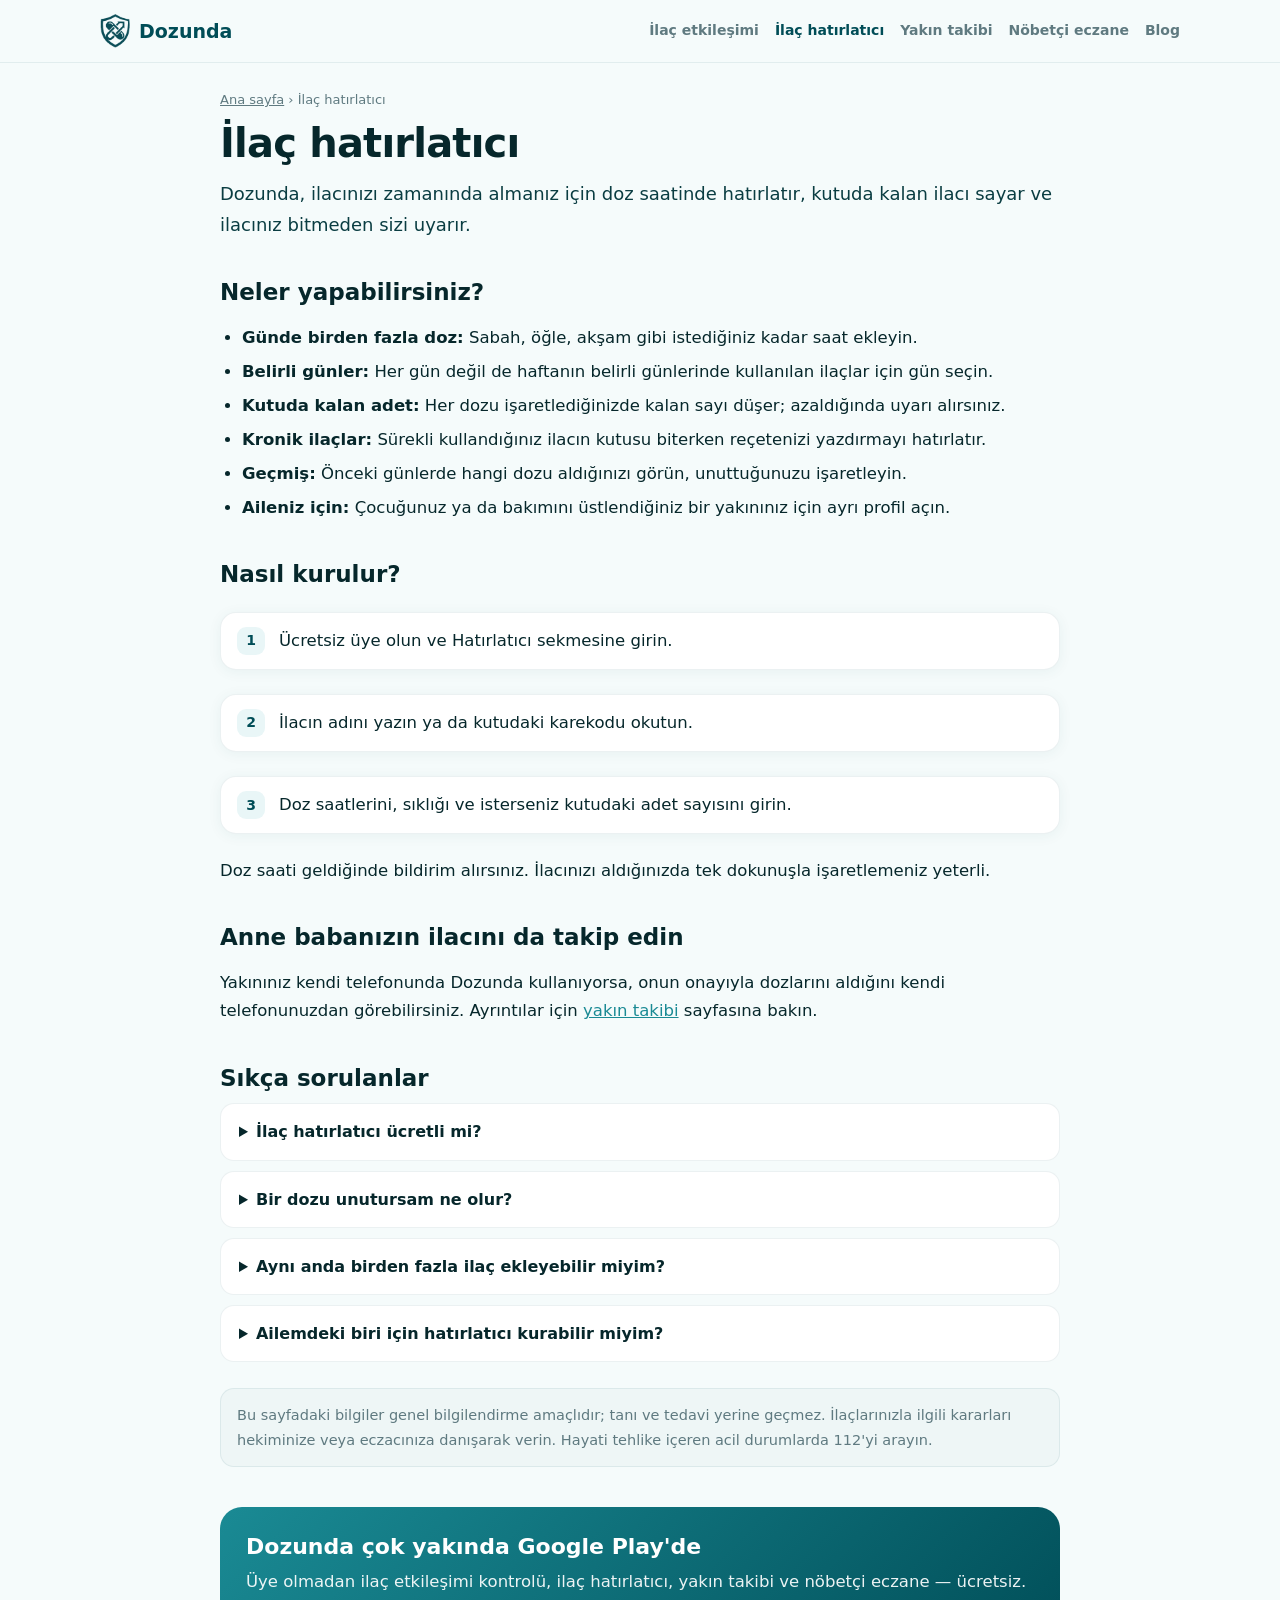
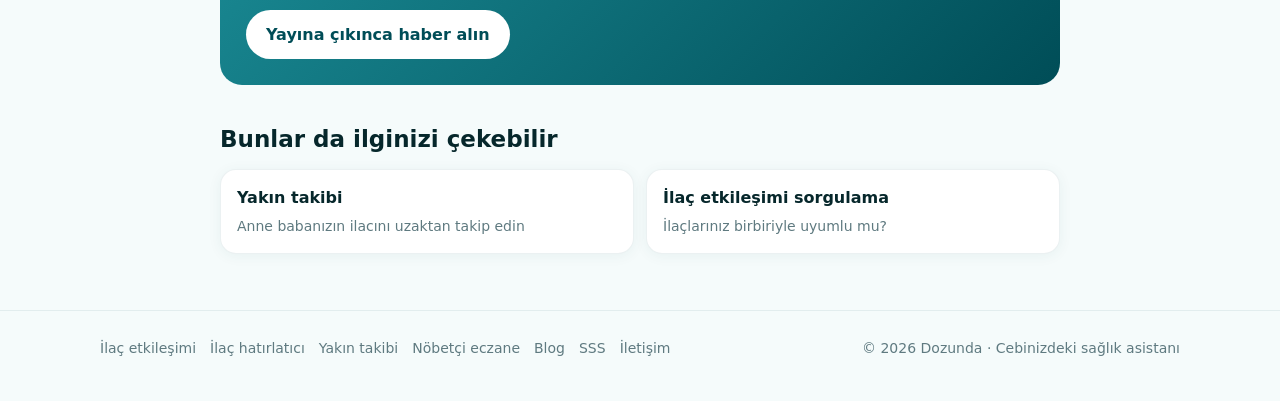
<file: ilac-hatirlatici/index.html>
<!DOCTYPE html>
<html lang="tr">
<head>
<meta charset="utf-8" />
<title>İlaç Hatırlatıcı Uygulaması: Dozunuzu Unutmayın | Dozunda</title>
<meta name="viewport" content="width=device-width, initial-scale=1" />
<meta name="description" content="İlaç saatinde hatırlatma alın, kutuda kalan ilacı takip edin, kronik ilaçta reçete zamanını kaçırmayın. Kendiniz ve aileniz için ücretsiz." />
<meta name="robots" content="index, follow" />
<link rel="canonical" href="https://dozunda.com/ilac-hatirlatici/" />
<meta name="theme-color" content="#004D57" />
<link rel="icon" type="image/png" sizes="192x192" href="/favicon.png" />
<link rel="apple-touch-icon" href="/apple-touch-icon.png" />
<link rel="stylesheet" href="/assets/site.css" />
<meta property="og:type" content="website" />
<meta property="og:locale" content="tr_TR" />
<meta property="og:site_name" content="Dozunda" />
<meta property="og:title" content="İlaç Hatırlatıcı Uygulaması: Dozunuzu Unutmayın | Dozunda" />
<meta property="og:description" content="İlaç saatinde hatırlatma alın, kutuda kalan ilacı takip edin, kronik ilaçta reçete zamanını kaçırmayın. Kendiniz ve aileniz için ücretsiz." />
<meta property="og:url" content="https://dozunda.com/ilac-hatirlatici/" />
<meta property="og:image" content="https://dozunda.com/og-image.png" />
<meta name="twitter:card" content="summary_large_image" />
<script type="application/ld+json">{"@context": "https://schema.org", "@type": "BreadcrumbList", "itemListElement": [{"@type": "ListItem", "position": 1, "name": "Ana sayfa", "item": "https://dozunda.com/"}, {"@type": "ListItem", "position": 2, "name": "İlaç hatırlatıcı", "item": "https://dozunda.com/ilac-hatirlatici/"}]}</script><script type="application/ld+json">{"@context": "https://schema.org", "@type": "FAQPage", "mainEntity": [{"@type": "Question", "name": "İlaç hatırlatıcı ücretli mi?", "acceptedAnswer": {"@type": "Answer", "text": "Hayır, Dozunda'nın ilaç hatırlatıcısı ücretsizdir."}}, {"@type": "Question", "name": "Bir dozu unutursam ne olur?", "acceptedAnswer": {"@type": "Answer", "text": "Doz saatinden sonra işaretlenmeyen doz, geçmişinizde alınmadı olarak görünür. Unutulan bir doz için ne yapılacağı ilaca göre değişir; kullanma talimatına bakın ya da eczacınıza sorun."}}, {"@type": "Question", "name": "Aynı anda birden fazla ilaç ekleyebilir miyim?", "acceptedAnswer": {"@type": "Answer", "text": "Evet, istediğiniz kadar ilaç ve doz saati ekleyebilirsiniz."}}, {"@type": "Question", "name": "Ailemdeki biri için hatırlatıcı kurabilir miyim?", "acceptedAnswer": {"@type": "Answer", "text": "Evet. Aile üyesi profili ekleyip onun ilaçları için ayrı hatırlatıcı kurabilirsiniz."}}]}</script>
</head>
<body>
<header class="top"><div class="wrap">
  <a class="brand" href="/"><span class="logo" aria-hidden="true"></span>Dozunda</a>
  <nav class="menu" aria-label="Ana menü"><a href="/ilac-etkilesimi/">İlaç etkileşimi</a><a href="/ilac-hatirlatici/" aria-current="page">İlaç hatırlatıcı</a><a href="/yakin-takibi/">Yakın takibi</a><a href="/nobetci-eczane/">Nöbetçi eczane</a><a href="/blog/">Blog</a></nav>
</div></header>
<main class="wrap">
  <nav class="crumbs" aria-label="Konum"><a href="/">Ana sayfa</a> › İlaç hatırlatıcı</nav>
  <article>
    <h1>İlaç hatırlatıcı</h1>
    
    <p class="lead">Dozunda, ilacınızı zamanında almanız için doz saatinde hatırlatır, kutuda kalan ilacı sayar ve ilacınız bitmeden sizi uyarır.</p>
    <h2>Neler yapabilirsiniz?</h2><ul><li><b>Günde birden fazla doz:</b> Sabah, öğle, akşam gibi istediğiniz kadar saat ekleyin.</li><li><b>Belirli günler:</b> Her gün değil de haftanın belirli günlerinde kullanılan ilaçlar için gün seçin.</li><li><b>Kutuda kalan adet:</b> Her dozu işaretlediğinizde kalan sayı düşer; azaldığında uyarı alırsınız.</li><li><b>Kronik ilaçlar:</b> Sürekli kullandığınız ilacın kutusu biterken reçetenizi yazdırmayı hatırlatır.</li><li><b>Geçmiş:</b> Önceki günlerde hangi dozu aldığınızı görün, unuttuğunuzu işaretleyin.</li><li><b>Aileniz için:</b> Çocuğunuz ya da bakımını üstlendiğiniz bir yakınınız için ayrı profil açın.</li></ul><h2>Nasıl kurulur?</h2><ol class="steps"><li>Ücretsiz üye olun ve Hatırlatıcı sekmesine girin.</li><li>İlacın adını yazın ya da kutudaki karekodu okutun.</li><li>Doz saatlerini, sıklığı ve isterseniz kutudaki adet sayısını girin.</li></ol><p>Doz saati geldiğinde bildirim alırsınız. İlacınızı aldığınızda tek dokunuşla işaretlemeniz yeterli.</p><h2>Anne babanızın ilacını da takip edin</h2><p>Yakınınız kendi telefonunda Dozunda kullanıyorsa, onun onayıyla dozlarını aldığını kendi telefonunuzdan görebilirsiniz. Ayrıntılar için <a href="/yakin-takibi/">yakın takibi</a> sayfasına bakın.</p>
    <h2>Sıkça sorulanlar</h2><div class="faq"><details><summary>İlaç hatırlatıcı ücretli mi?</summary><p>Hayır, Dozunda&#x27;nın ilaç hatırlatıcısı ücretsizdir.</p></details><details><summary>Bir dozu unutursam ne olur?</summary><p>Doz saatinden sonra işaretlenmeyen doz, geçmişinizde alınmadı olarak görünür. Unutulan bir doz için ne yapılacağı ilaca göre değişir; kullanma talimatına bakın ya da eczacınıza sorun.</p></details><details><summary>Aynı anda birden fazla ilaç ekleyebilir miyim?</summary><p>Evet, istediğiniz kadar ilaç ve doz saati ekleyebilirsiniz.</p></details><details><summary>Ailemdeki biri için hatırlatıcı kurabilir miyim?</summary><p>Evet. Aile üyesi profili ekleyip onun ilaçları için ayrı hatırlatıcı kurabilirsiniz.</p></details></div>
    <div class="note">Bu sayfadaki bilgiler genel bilgilendirme amaçlıdır; tanı ve tedavi yerine geçmez. İlaçlarınızla ilgili kararları hekiminize veya eczacınıza danışarak verin. Hayati tehlike içeren acil durumlarda 112'yi arayın.</div>
    <div class="cta"><h2>Dozunda çok yakında Google Play'de</h2><p>Üye olmadan ilaç etkileşimi kontrolü, ilaç hatırlatıcı, yakın takibi ve nöbetçi eczane — ücretsiz.</p><a href="/#basvuru">Yayına çıkınca haber alın</a></div>
    <h2>Bunlar da ilginizi çekebilir</h2><div class="related"><a href="/yakin-takibi/">Yakın takibi<span>Anne babanızın ilacını uzaktan takip edin</span></a><a href="/ilac-etkilesimi/">İlaç etkileşimi sorgulama<span>İlaçlarınız birbiriyle uyumlu mu?</span></a></div>
  </article>
</main>
<footer class="foot"><div class="wrap">
  <div><a href="/ilac-etkilesimi/">İlaç etkileşimi</a><a href="/ilac-hatirlatici/">İlaç hatırlatıcı</a><a href="/yakin-takibi/">Yakın takibi</a><a href="/nobetci-eczane/">Nöbetçi eczane</a><a href="/blog/">Blog</a><a href="/#sss">SSS</a><a href="/#basvuru">İletişim</a></div>
  <div>© 2026 Dozunda · Cebinizdeki sağlık asistanı</div>
</div></footer>
</body>
</html>
</file>
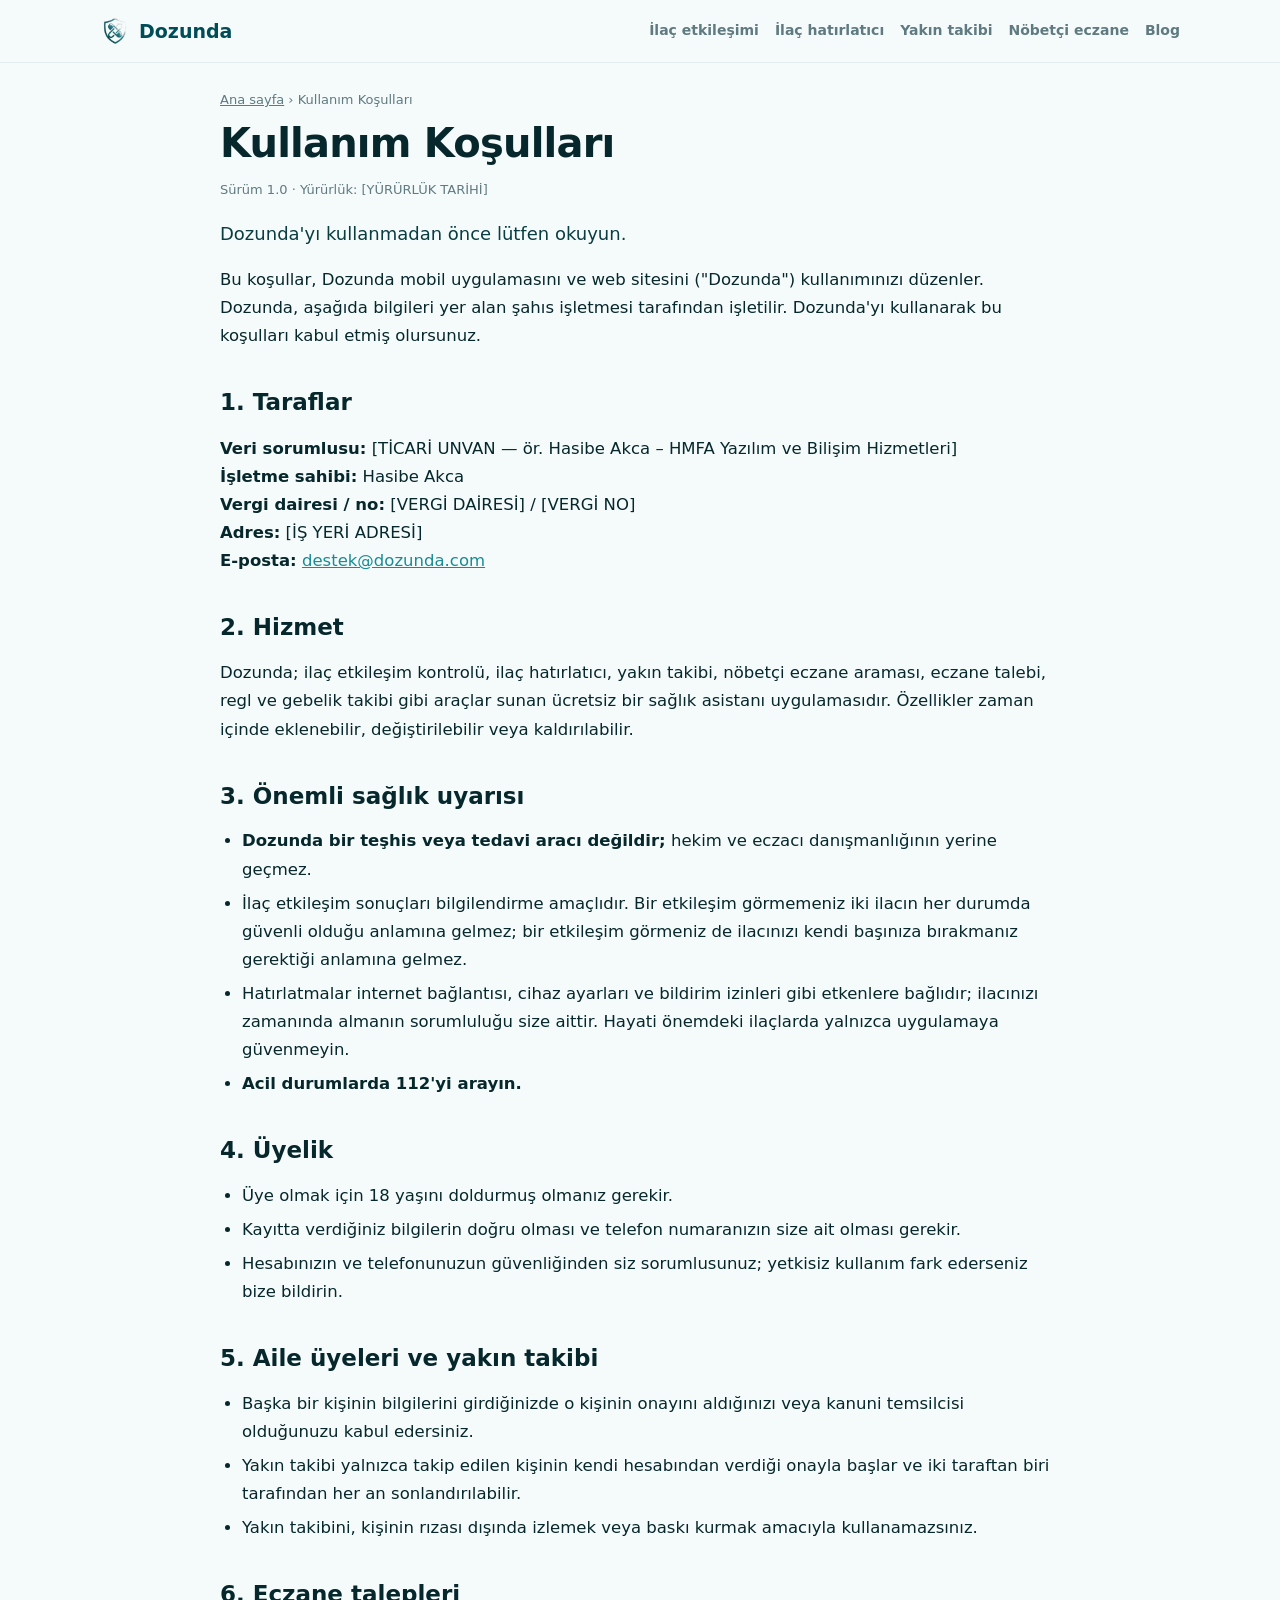
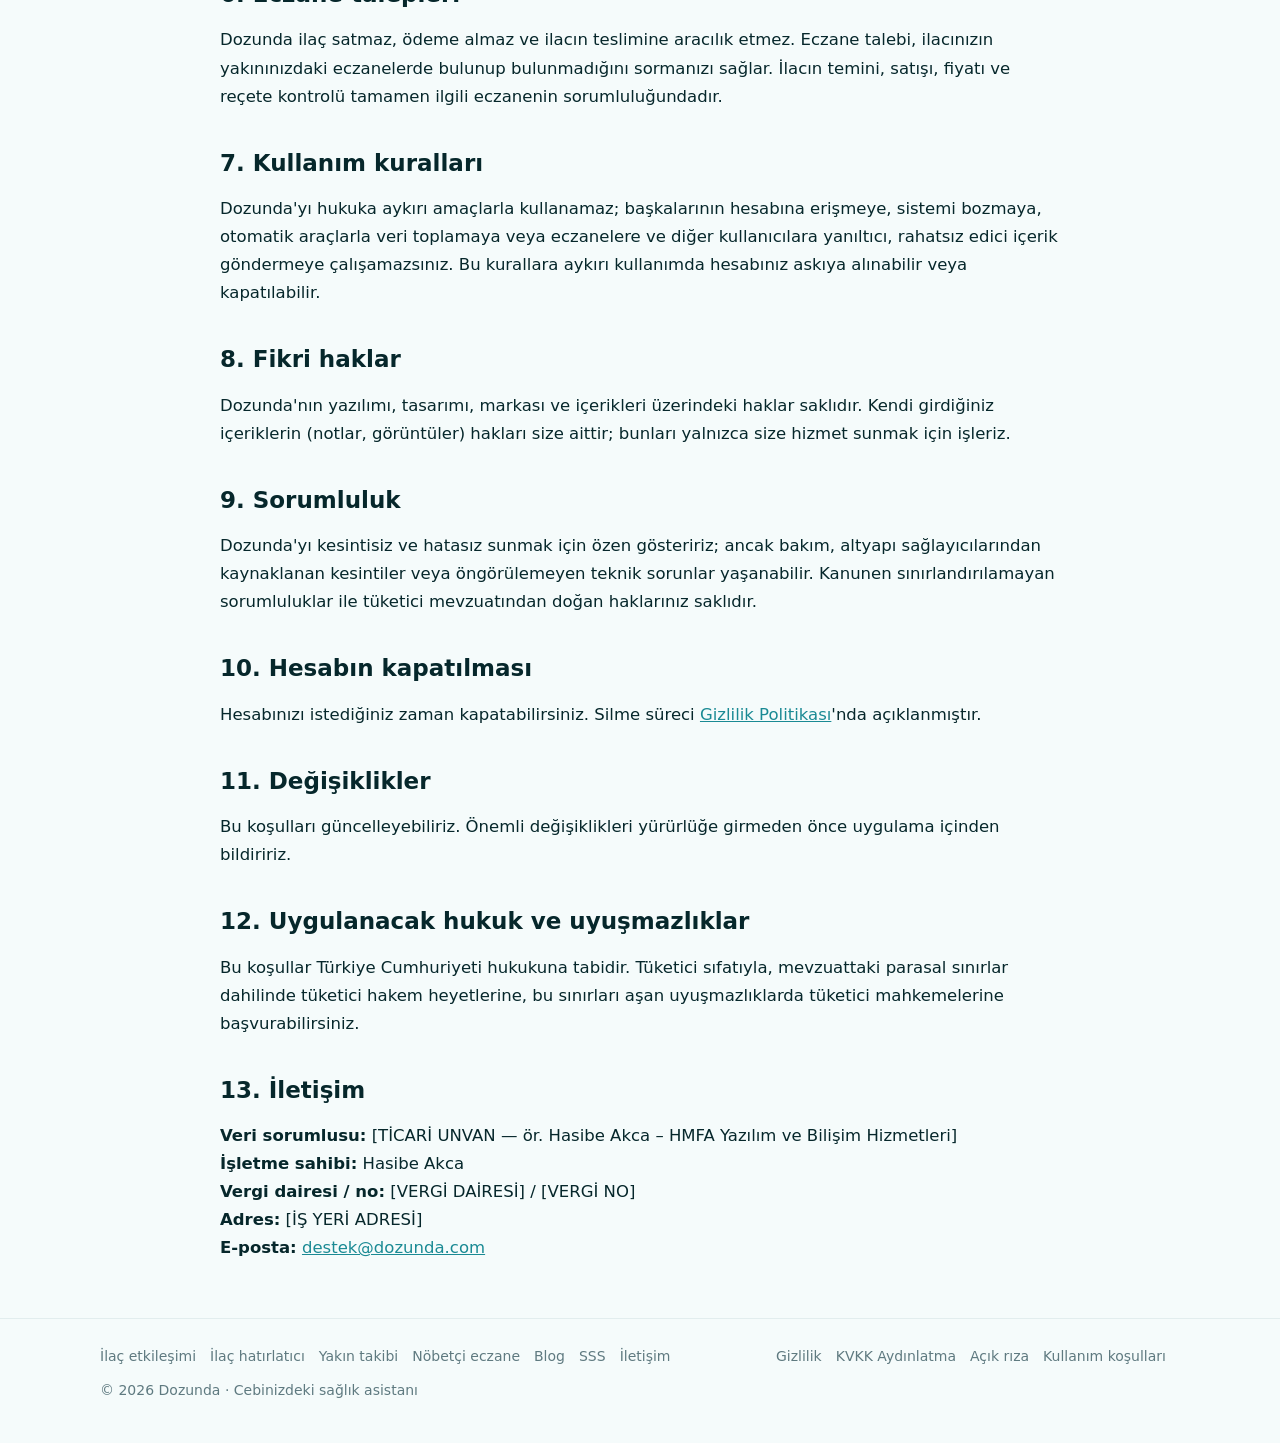
<file: kullanim-kosullari/index.html>
<!DOCTYPE html>
<html lang="tr">
<head>
<meta charset="utf-8" />
<title>Kullanım Koşulları | Dozunda</title>
<meta name="viewport" content="width=device-width, initial-scale=1" />
<meta name="description" content="Dozunda mobil uygulaması ve web sitesinin kullanım koşulları, sağlık uyarısı, üyelik ve sorumluluklar." />
<meta name="robots" content="index, follow" />
<link rel="canonical" href="https://dozunda.com/kullanim-kosullari/" />
<meta name="theme-color" content="#004D57" />
<link rel="icon" type="image/png" sizes="192x192" href="/favicon.png" />
<link rel="apple-touch-icon" href="/apple-touch-icon.png" />
<link rel="stylesheet" href="/assets/site.css" />
<meta property="og:type" content="website" />
<meta property="og:locale" content="tr_TR" />
<meta property="og:site_name" content="Dozunda" />
<meta property="og:title" content="Kullanım Koşulları | Dozunda" />
<meta property="og:description" content="Dozunda mobil uygulaması ve web sitesinin kullanım koşulları, sağlık uyarısı, üyelik ve sorumluluklar." />
<meta property="og:url" content="https://dozunda.com/kullanim-kosullari/" />
<meta property="og:image" content="https://dozunda.com/og-image.png" />
<meta name="twitter:card" content="summary_large_image" />
<script type="application/ld+json">{"@context": "https://schema.org", "@type": "BreadcrumbList", "itemListElement": [{"@type": "ListItem", "position": 1, "name": "Ana sayfa", "item": "https://dozunda.com/"}, {"@type": "ListItem", "position": 2, "name": "Kullanım Koşulları", "item": "https://dozunda.com/kullanim-kosullari/"}]}</script>
</head>
<body>
<header class="top"><div class="wrap">
  <a class="brand" href="/"><img src="/favicon.png" alt="" width="30" height="30" />Dozunda</a>
  <nav class="menu" aria-label="Ana menü"><a href="/ilac-etkilesimi/">İlaç etkileşimi</a><a href="/ilac-hatirlatici/">İlaç hatırlatıcı</a><a href="/yakin-takibi/">Yakın takibi</a><a href="/nobetci-eczane/">Nöbetçi eczane</a><a href="/blog/">Blog</a></nav>
</div></header>
<main class="wrap">
  <nav class="crumbs" aria-label="Konum"><a href="/">Ana sayfa</a> › Kullanım Koşulları</nav>
  <article>
    <h1>Kullanım Koşulları</h1>
    <div class="meta">Sürüm 1.0 · Yürürlük: [YÜRÜRLÜK TARİHİ]</div>
    <p class="lead">Dozunda'yı kullanmadan önce lütfen okuyun.</p>
    <p>Bu koşullar, Dozunda mobil uygulamasını ve web sitesini ("Dozunda") kullanımınızı düzenler. Dozunda, aşağıda bilgileri yer alan şahıs işletmesi tarafından işletilir. Dozunda'yı kullanarak bu koşulları kabul etmiş olursunuz.</p><h2>1. Taraflar</h2><p><b>Veri sorumlusu:</b> [TİCARİ UNVAN — ör. Hasibe Akca – HMFA Yazılım ve Bilişim Hizmetleri]<br><b>İşletme sahibi:</b> Hasibe Akca<br><b>Vergi dairesi / no:</b> [VERGİ DAİRESİ] / [VERGİ NO]<br><b>Adres:</b> [İŞ YERİ ADRESİ]<br><b>E-posta:</b> <a href="mailto:destek@dozunda.com">destek@dozunda.com</a></p><h2>2. Hizmet</h2><p>Dozunda; ilaç etkileşim kontrolü, ilaç hatırlatıcı, yakın takibi, nöbetçi eczane araması, eczane talebi, regl ve gebelik takibi gibi araçlar sunan ücretsiz bir sağlık asistanı uygulamasıdır. Özellikler zaman içinde eklenebilir, değiştirilebilir veya kaldırılabilir.</p><h2>3. Önemli sağlık uyarısı</h2><ul><li><b>Dozunda bir teşhis veya tedavi aracı değildir;</b> hekim ve eczacı danışmanlığının yerine geçmez.</li><li>İlaç etkileşim sonuçları bilgilendirme amaçlıdır. Bir etkileşim görmemeniz iki ilacın her durumda güvenli olduğu anlamına gelmez; bir etkileşim görmeniz de ilacınızı kendi başınıza bırakmanız gerektiği anlamına gelmez.</li><li>Hatırlatmalar internet bağlantısı, cihaz ayarları ve bildirim izinleri gibi etkenlere bağlıdır; ilacınızı zamanında almanın sorumluluğu size aittir. Hayati önemdeki ilaçlarda yalnızca uygulamaya güvenmeyin.</li><li><b>Acil durumlarda 112'yi arayın.</b></li></ul><h2>4. Üyelik</h2><ul><li>Üye olmak için 18 yaşını doldurmuş olmanız gerekir.</li><li>Kayıtta verdiğiniz bilgilerin doğru olması ve telefon numaranızın size ait olması gerekir.</li><li>Hesabınızın ve telefonunuzun güvenliğinden siz sorumlusunuz; yetkisiz kullanım fark ederseniz bize bildirin.</li></ul><h2>5. Aile üyeleri ve yakın takibi</h2><ul><li>Başka bir kişinin bilgilerini girdiğinizde o kişinin onayını aldığınızı veya kanuni temsilcisi olduğunuzu kabul edersiniz.</li><li>Yakın takibi yalnızca takip edilen kişinin kendi hesabından verdiği onayla başlar ve iki taraftan biri tarafından her an sonlandırılabilir.</li><li>Yakın takibini, kişinin rızası dışında izlemek veya baskı kurmak amacıyla kullanamazsınız.</li></ul><h2>6. Eczane talepleri</h2><p>Dozunda ilaç satmaz, ödeme almaz ve ilacın teslimine aracılık etmez. Eczane talebi, ilacınızın yakınınızdaki eczanelerde bulunup bulunmadığını sormanızı sağlar. İlacın temini, satışı, fiyatı ve reçete kontrolü tamamen ilgili eczanenin sorumluluğundadır.</p><h2>7. Kullanım kuralları</h2><p>Dozunda'yı hukuka aykırı amaçlarla kullanamaz; başkalarının hesabına erişmeye, sistemi bozmaya, otomatik araçlarla veri toplamaya veya eczanelere ve diğer kullanıcılara yanıltıcı, rahatsız edici içerik göndermeye çalışamazsınız. Bu kurallara aykırı kullanımda hesabınız askıya alınabilir veya kapatılabilir.</p><h2>8. Fikri haklar</h2><p>Dozunda'nın yazılımı, tasarımı, markası ve içerikleri üzerindeki haklar saklıdır. Kendi girdiğiniz içeriklerin (notlar, görüntüler) hakları size aittir; bunları yalnızca size hizmet sunmak için işleriz.</p><h2>9. Sorumluluk</h2><p>Dozunda'yı kesintisiz ve hatasız sunmak için özen gösteririz; ancak bakım, altyapı sağlayıcılarından kaynaklanan kesintiler veya öngörülemeyen teknik sorunlar yaşanabilir. Kanunen sınırlandırılamayan sorumluluklar ile tüketici mevzuatından doğan haklarınız saklıdır.</p><h2>10. Hesabın kapatılması</h2><p>Hesabınızı istediğiniz zaman kapatabilirsiniz. Silme süreci <a href="/gizlilik/#hesap-silme">Gizlilik Politikası</a>'nda açıklanmıştır.</p><h2>11. Değişiklikler</h2><p>Bu koşulları güncelleyebiliriz. Önemli değişiklikleri yürürlüğe girmeden önce uygulama içinden bildiririz.</p><h2>12. Uygulanacak hukuk ve uyuşmazlıklar</h2><p>Bu koşullar Türkiye Cumhuriyeti hukukuna tabidir. Tüketici sıfatıyla, mevzuattaki parasal sınırlar dahilinde tüketici hakem heyetlerine, bu sınırları aşan uyuşmazlıklarda tüketici mahkemelerine başvurabilirsiniz.</p><h2>13. İletişim</h2><p><b>Veri sorumlusu:</b> [TİCARİ UNVAN — ör. Hasibe Akca – HMFA Yazılım ve Bilişim Hizmetleri]<br><b>İşletme sahibi:</b> Hasibe Akca<br><b>Vergi dairesi / no:</b> [VERGİ DAİRESİ] / [VERGİ NO]<br><b>Adres:</b> [İŞ YERİ ADRESİ]<br><b>E-posta:</b> <a href="mailto:destek@dozunda.com">destek@dozunda.com</a></p>
    
    
    
    
  </article>
</main>
<footer class="foot"><div class="wrap">
  <div><a href="/ilac-etkilesimi/">İlaç etkileşimi</a><a href="/ilac-hatirlatici/">İlaç hatırlatıcı</a><a href="/yakin-takibi/">Yakın takibi</a><a href="/nobetci-eczane/">Nöbetçi eczane</a><a href="/blog/">Blog</a><a href="/#sss">SSS</a><a href="/#basvuru">İletişim</a></div>
  <div><a href="/gizlilik/">Gizlilik</a><a href="/kvkk/">KVKK Aydınlatma</a><a href="/acik-riza/">Açık rıza</a><a href="/kullanim-kosullari/">Kullanım koşulları</a></div>
  <div>© 2026 Dozunda · Cebinizdeki sağlık asistanı</div>
</div></footer>
</body>
</html>
</file>
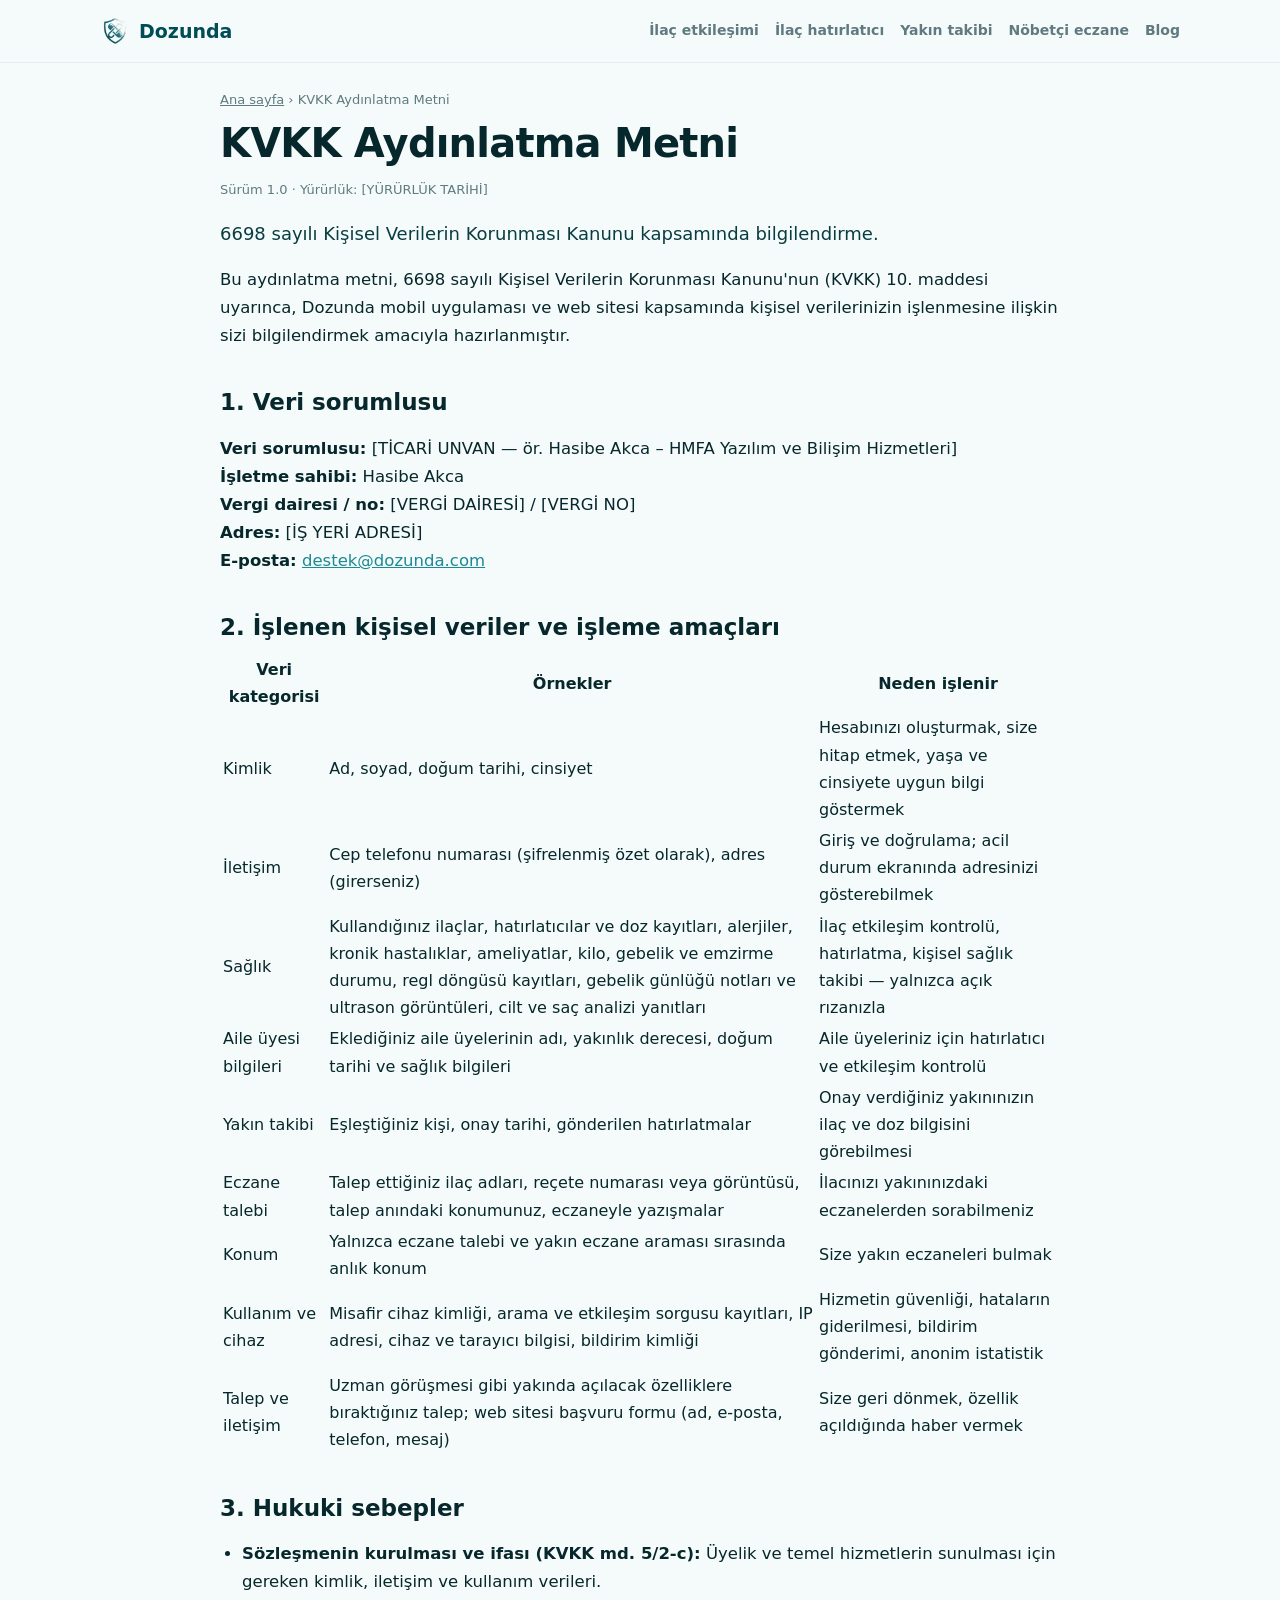
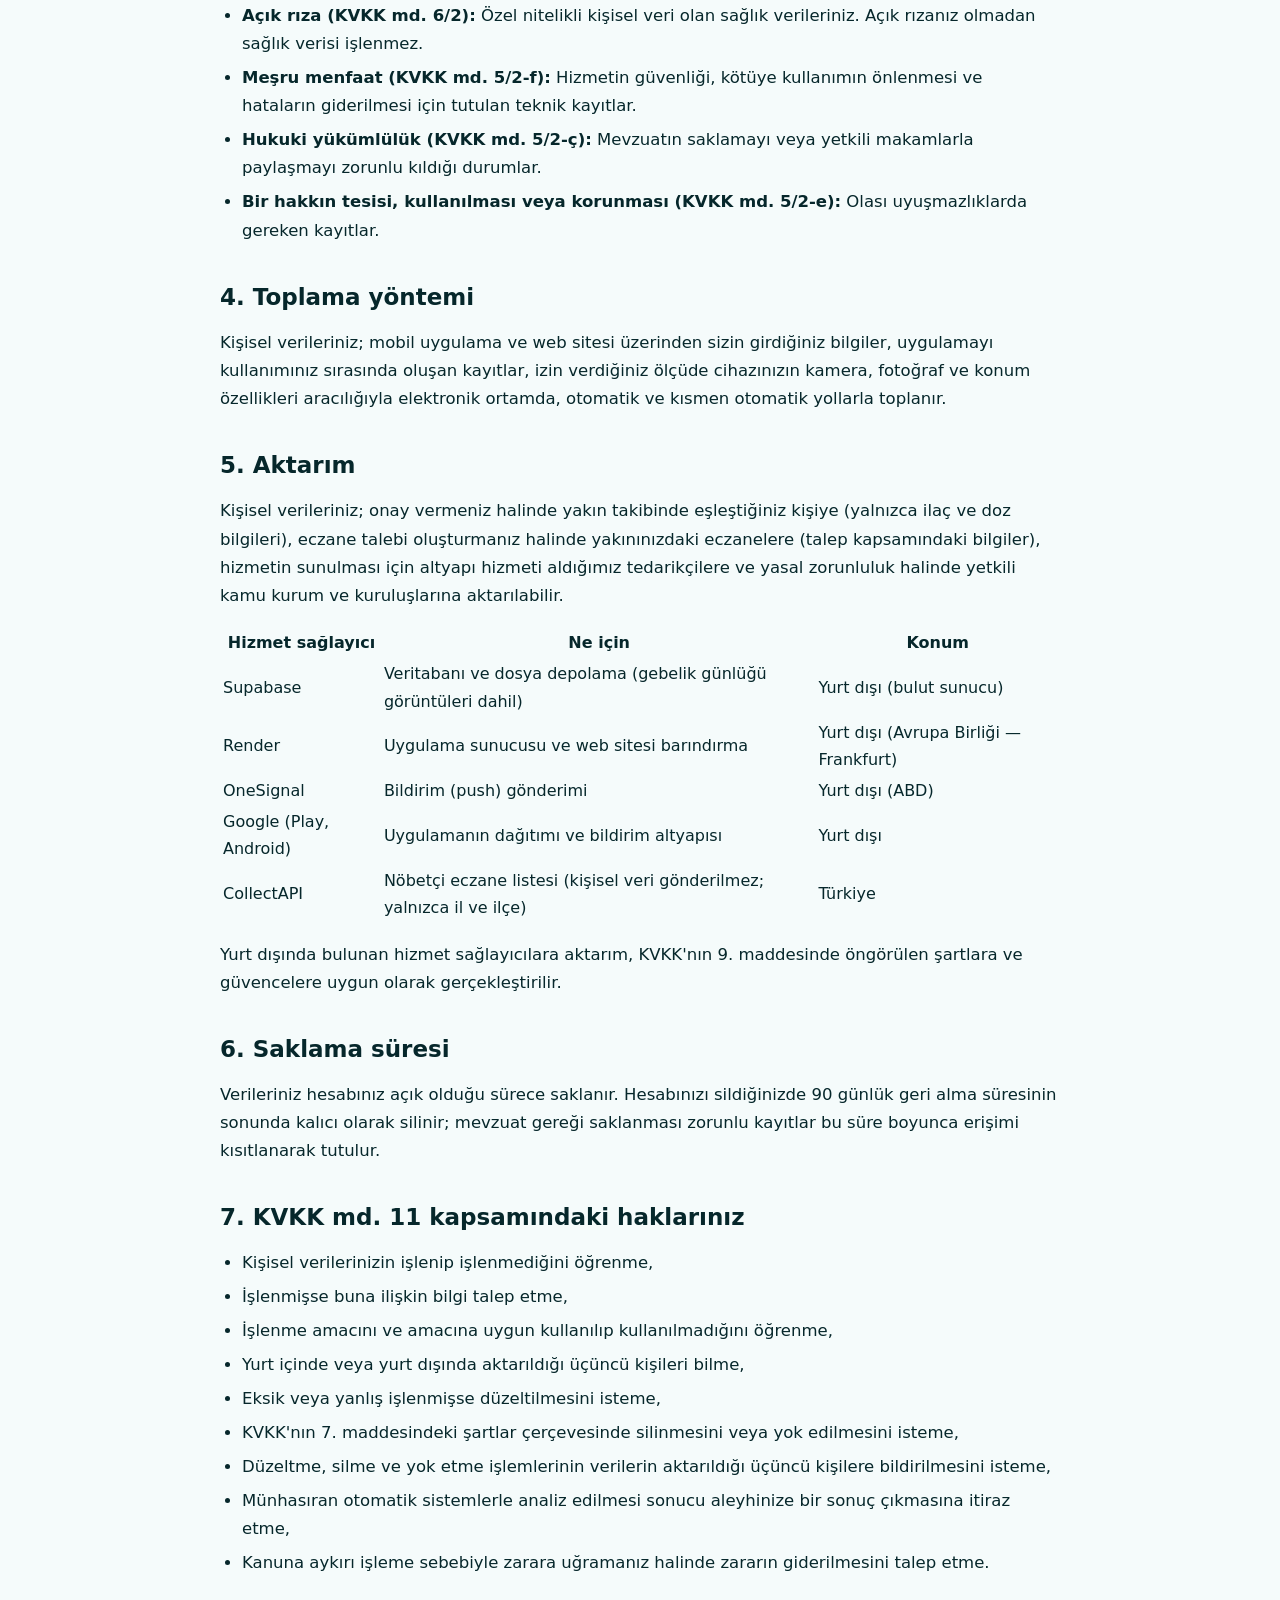
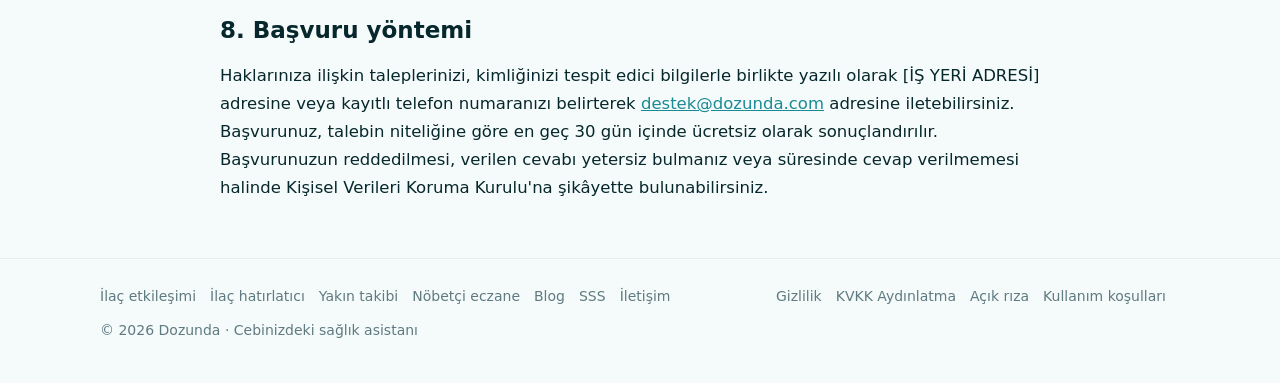
<file: kvkk/index.html>
<!DOCTYPE html>
<html lang="tr">
<head>
<meta charset="utf-8" />
<title>KVKK Aydınlatma Metni | Dozunda</title>
<meta name="viewport" content="width=device-width, initial-scale=1" />
<meta name="description" content="6698 sayılı KVKK kapsamında Dozunda&#x27;da işlenen kişisel veriler, işleme amaçları, hukuki sebepler, aktarım ve haklarınız." />
<meta name="robots" content="index, follow" />
<link rel="canonical" href="https://dozunda.com/kvkk/" />
<meta name="theme-color" content="#004D57" />
<link rel="icon" type="image/png" sizes="192x192" href="/favicon.png" />
<link rel="apple-touch-icon" href="/apple-touch-icon.png" />
<link rel="stylesheet" href="/assets/site.css" />
<meta property="og:type" content="website" />
<meta property="og:locale" content="tr_TR" />
<meta property="og:site_name" content="Dozunda" />
<meta property="og:title" content="KVKK Aydınlatma Metni | Dozunda" />
<meta property="og:description" content="6698 sayılı KVKK kapsamında Dozunda&#x27;da işlenen kişisel veriler, işleme amaçları, hukuki sebepler, aktarım ve haklarınız." />
<meta property="og:url" content="https://dozunda.com/kvkk/" />
<meta property="og:image" content="https://dozunda.com/og-image.png" />
<meta name="twitter:card" content="summary_large_image" />
<script type="application/ld+json">{"@context": "https://schema.org", "@type": "BreadcrumbList", "itemListElement": [{"@type": "ListItem", "position": 1, "name": "Ana sayfa", "item": "https://dozunda.com/"}, {"@type": "ListItem", "position": 2, "name": "KVKK Aydınlatma Metni", "item": "https://dozunda.com/kvkk/"}]}</script>
</head>
<body>
<header class="top"><div class="wrap">
  <a class="brand" href="/"><img src="/favicon.png" alt="" width="30" height="30" />Dozunda</a>
  <nav class="menu" aria-label="Ana menü"><a href="/ilac-etkilesimi/">İlaç etkileşimi</a><a href="/ilac-hatirlatici/">İlaç hatırlatıcı</a><a href="/yakin-takibi/">Yakın takibi</a><a href="/nobetci-eczane/">Nöbetçi eczane</a><a href="/blog/">Blog</a></nav>
</div></header>
<main class="wrap">
  <nav class="crumbs" aria-label="Konum"><a href="/">Ana sayfa</a> › KVKK Aydınlatma Metni</nav>
  <article>
    <h1>KVKK Aydınlatma Metni</h1>
    <div class="meta">Sürüm 1.0 · Yürürlük: [YÜRÜRLÜK TARİHİ]</div>
    <p class="lead">6698 sayılı Kişisel Verilerin Korunması Kanunu kapsamında bilgilendirme.</p>
    <p>Bu aydınlatma metni, 6698 sayılı Kişisel Verilerin Korunması Kanunu'nun (KVKK) 10. maddesi uyarınca, Dozunda mobil uygulaması ve web sitesi kapsamında kişisel verilerinizin işlenmesine ilişkin sizi bilgilendirmek amacıyla hazırlanmıştır.</p><h2>1. Veri sorumlusu</h2><p><b>Veri sorumlusu:</b> [TİCARİ UNVAN — ör. Hasibe Akca – HMFA Yazılım ve Bilişim Hizmetleri]<br><b>İşletme sahibi:</b> Hasibe Akca<br><b>Vergi dairesi / no:</b> [VERGİ DAİRESİ] / [VERGİ NO]<br><b>Adres:</b> [İŞ YERİ ADRESİ]<br><b>E-posta:</b> <a href="mailto:destek@dozunda.com">destek@dozunda.com</a></p><h2>2. İşlenen kişisel veriler ve işleme amaçları</h2><div class="tbl"><table><thead><tr><th>Veri kategorisi</th><th>Örnekler</th><th>Neden işlenir</th></tr></thead><tbody><tr><td>Kimlik</td><td>Ad, soyad, doğum tarihi, cinsiyet</td><td>Hesabınızı oluşturmak, size hitap etmek, yaşa ve cinsiyete uygun bilgi göstermek</td></tr><tr><td>İletişim</td><td>Cep telefonu numarası (şifrelenmiş özet olarak), adres (girerseniz)</td><td>Giriş ve doğrulama; acil durum ekranında adresinizi gösterebilmek</td></tr><tr><td>Sağlık</td><td>Kullandığınız ilaçlar, hatırlatıcılar ve doz kayıtları, alerjiler, kronik hastalıklar, ameliyatlar, kilo, gebelik ve emzirme durumu, regl döngüsü kayıtları, gebelik günlüğü notları ve ultrason görüntüleri, cilt ve saç analizi yanıtları</td><td>İlaç etkileşim kontrolü, hatırlatma, kişisel sağlık takibi — yalnızca açık rızanızla</td></tr><tr><td>Aile üyesi bilgileri</td><td>Eklediğiniz aile üyelerinin adı, yakınlık derecesi, doğum tarihi ve sağlık bilgileri</td><td>Aile üyeleriniz için hatırlatıcı ve etkileşim kontrolü</td></tr><tr><td>Yakın takibi</td><td>Eşleştiğiniz kişi, onay tarihi, gönderilen hatırlatmalar</td><td>Onay verdiğiniz yakınınızın ilaç ve doz bilgisini görebilmesi</td></tr><tr><td>Eczane talebi</td><td>Talep ettiğiniz ilaç adları, reçete numarası veya görüntüsü, talep anındaki konumunuz, eczaneyle yazışmalar</td><td>İlacınızı yakınınızdaki eczanelerden sorabilmeniz</td></tr><tr><td>Konum</td><td>Yalnızca eczane talebi ve yakın eczane araması sırasında anlık konum</td><td>Size yakın eczaneleri bulmak</td></tr><tr><td>Kullanım ve cihaz</td><td>Misafir cihaz kimliği, arama ve etkileşim sorgusu kayıtları, IP adresi, cihaz ve tarayıcı bilgisi, bildirim kimliği</td><td>Hizmetin güvenliği, hataların giderilmesi, bildirim gönderimi, anonim istatistik</td></tr><tr><td>Talep ve iletişim</td><td>Uzman görüşmesi gibi yakında açılacak özelliklere bıraktığınız talep; web sitesi başvuru formu (ad, e-posta, telefon, mesaj)</td><td>Size geri dönmek, özellik açıldığında haber vermek</td></tr></tbody></table></div><h2>3. Hukuki sebepler</h2><ul><li><b>Sözleşmenin kurulması ve ifası (KVKK md. 5/2-c):</b> Üyelik ve temel hizmetlerin sunulması için gereken kimlik, iletişim ve kullanım verileri.</li><li><b>Açık rıza (KVKK md. 6/2):</b> Özel nitelikli kişisel veri olan sağlık verileriniz. Açık rızanız olmadan sağlık verisi işlenmez.</li><li><b>Meşru menfaat (KVKK md. 5/2-f):</b> Hizmetin güvenliği, kötüye kullanımın önlenmesi ve hataların giderilmesi için tutulan teknik kayıtlar.</li><li><b>Hukuki yükümlülük (KVKK md. 5/2-ç):</b> Mevzuatın saklamayı veya yetkili makamlarla paylaşmayı zorunlu kıldığı durumlar.</li><li><b>Bir hakkın tesisi, kullanılması veya korunması (KVKK md. 5/2-e):</b> Olası uyuşmazlıklarda gereken kayıtlar.</li></ul><h2>4. Toplama yöntemi</h2><p>Kişisel verileriniz; mobil uygulama ve web sitesi üzerinden sizin girdiğiniz bilgiler, uygulamayı kullanımınız sırasında oluşan kayıtlar, izin verdiğiniz ölçüde cihazınızın kamera, fotoğraf ve konum özellikleri aracılığıyla elektronik ortamda, otomatik ve kısmen otomatik yollarla toplanır.</p><h2>5. Aktarım</h2><p>Kişisel verileriniz; onay vermeniz halinde yakın takibinde eşleştiğiniz kişiye (yalnızca ilaç ve doz bilgileri), eczane talebi oluşturmanız halinde yakınınızdaki eczanelere (talep kapsamındaki bilgiler), hizmetin sunulması için altyapı hizmeti aldığımız tedarikçilere ve yasal zorunluluk halinde yetkili kamu kurum ve kuruluşlarına aktarılabilir.</p><div class="tbl"><table><thead><tr><th>Hizmet sağlayıcı</th><th>Ne için</th><th>Konum</th></tr></thead><tbody><tr><td>Supabase</td><td>Veritabanı ve dosya depolama (gebelik günlüğü görüntüleri dahil)</td><td>Yurt dışı (bulut sunucu)</td></tr><tr><td>Render</td><td>Uygulama sunucusu ve web sitesi barındırma</td><td>Yurt dışı (Avrupa Birliği — Frankfurt)</td></tr><tr><td>OneSignal</td><td>Bildirim (push) gönderimi</td><td>Yurt dışı (ABD)</td></tr><tr><td>Google (Play, Android)</td><td>Uygulamanın dağıtımı ve bildirim altyapısı</td><td>Yurt dışı</td></tr><tr><td>CollectAPI</td><td>Nöbetçi eczane listesi (kişisel veri gönderilmez; yalnızca il ve ilçe)</td><td>Türkiye</td></tr></tbody></table></div><p>Yurt dışında bulunan hizmet sağlayıcılara aktarım, KVKK'nın 9. maddesinde öngörülen şartlara ve güvencelere uygun olarak gerçekleştirilir.</p><h2>6. Saklama süresi</h2><p>Verileriniz hesabınız açık olduğu sürece saklanır. Hesabınızı sildiğinizde 90 günlük geri alma süresinin sonunda kalıcı olarak silinir; mevzuat gereği saklanması zorunlu kayıtlar bu süre boyunca erişimi kısıtlanarak tutulur.</p><h2>7. KVKK md. 11 kapsamındaki haklarınız</h2><ul><li>Kişisel verilerinizin işlenip işlenmediğini öğrenme,</li><li>İşlenmişse buna ilişkin bilgi talep etme,</li><li>İşlenme amacını ve amacına uygun kullanılıp kullanılmadığını öğrenme,</li><li>Yurt içinde veya yurt dışında aktarıldığı üçüncü kişileri bilme,</li><li>Eksik veya yanlış işlenmişse düzeltilmesini isteme,</li><li>KVKK'nın 7. maddesindeki şartlar çerçevesinde silinmesini veya yok edilmesini isteme,</li><li>Düzeltme, silme ve yok etme işlemlerinin verilerin aktarıldığı üçüncü kişilere bildirilmesini isteme,</li><li>Münhasıran otomatik sistemlerle analiz edilmesi sonucu aleyhinize bir sonuç çıkmasına itiraz etme,</li><li>Kanuna aykırı işleme sebebiyle zarara uğramanız halinde zararın giderilmesini talep etme.</li></ul><h2>8. Başvuru yöntemi</h2><p>Haklarınıza ilişkin taleplerinizi, kimliğinizi tespit edici bilgilerle birlikte yazılı olarak [İŞ YERİ ADRESİ] adresine veya kayıtlı telefon numaranızı belirterek <a href="mailto:destek@dozunda.com">destek@dozunda.com</a> adresine iletebilirsiniz. Başvurunuz, talebin niteliğine göre en geç 30 gün içinde ücretsiz olarak sonuçlandırılır. Başvurunuzun reddedilmesi, verilen cevabı yetersiz bulmanız veya süresinde cevap verilmemesi halinde Kişisel Verileri Koruma Kurulu'na şikâyette bulunabilirsiniz.</p>
    
    
    
    
  </article>
</main>
<footer class="foot"><div class="wrap">
  <div><a href="/ilac-etkilesimi/">İlaç etkileşimi</a><a href="/ilac-hatirlatici/">İlaç hatırlatıcı</a><a href="/yakin-takibi/">Yakın takibi</a><a href="/nobetci-eczane/">Nöbetçi eczane</a><a href="/blog/">Blog</a><a href="/#sss">SSS</a><a href="/#basvuru">İletişim</a></div>
  <div><a href="/gizlilik/">Gizlilik</a><a href="/kvkk/">KVKK Aydınlatma</a><a href="/acik-riza/">Açık rıza</a><a href="/kullanim-kosullari/">Kullanım koşulları</a></div>
  <div>© 2026 Dozunda · Cebinizdeki sağlık asistanı</div>
</div></footer>
</body>
</html>
</file>
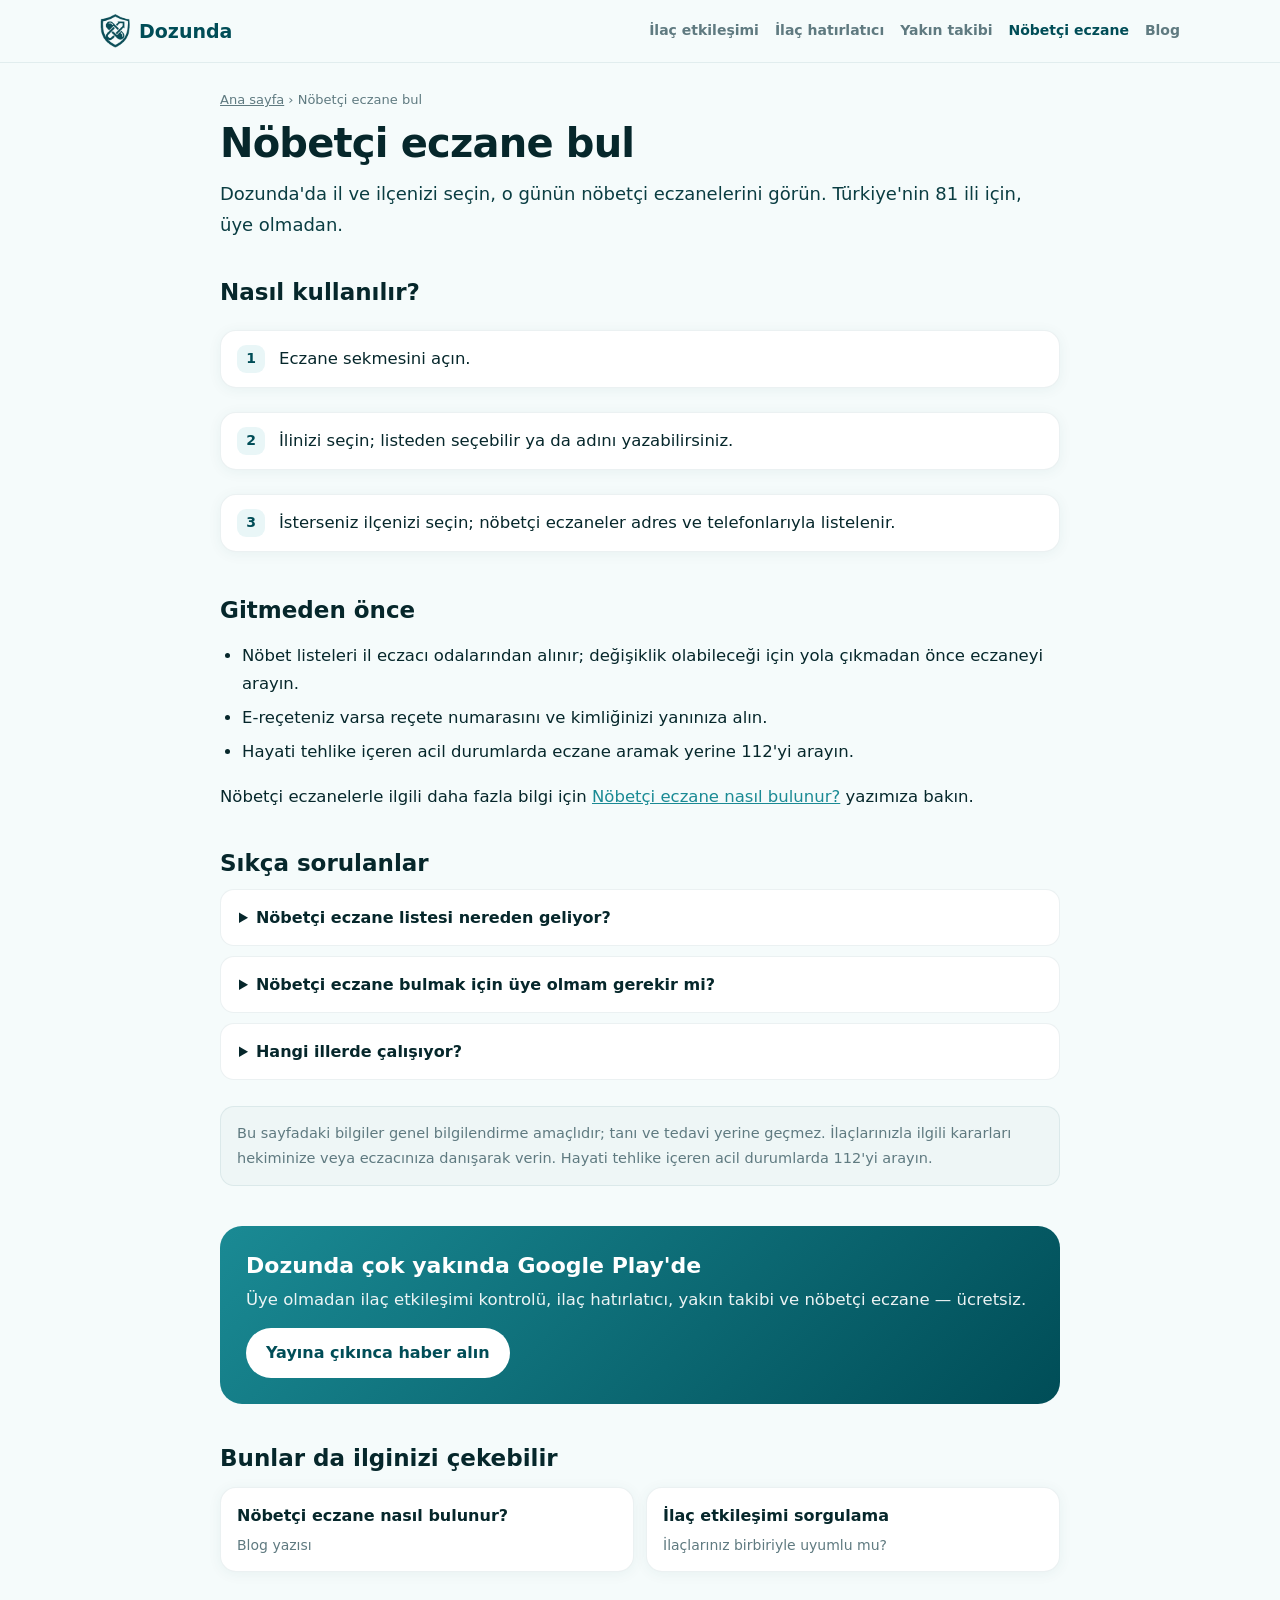
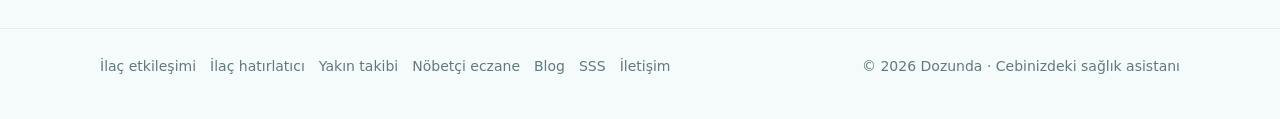
<file: nobetci-eczane/index.html>
<!DOCTYPE html>
<html lang="tr">
<head>
<meta charset="utf-8" />
<title>Nöbetçi Eczane Bul: İl ve İlçeye Göre | Dozunda</title>
<meta name="viewport" content="width=device-width, initial-scale=1" />
<meta name="description" content="Gece, hafta sonu ve bayramda açık nöbetçi eczaneyi il ve ilçenize göre bulun. Türkiye&#x27;nin 81 ili. Ücretsiz, üyelik gerektirmez." />
<meta name="robots" content="index, follow" />
<link rel="canonical" href="https://dozunda.com/nobetci-eczane/" />
<meta name="theme-color" content="#004D57" />
<link rel="icon" type="image/png" sizes="192x192" href="/favicon.png" />
<link rel="apple-touch-icon" href="/apple-touch-icon.png" />
<link rel="stylesheet" href="/assets/site.css" />
<meta property="og:type" content="website" />
<meta property="og:locale" content="tr_TR" />
<meta property="og:site_name" content="Dozunda" />
<meta property="og:title" content="Nöbetçi Eczane Bul: İl ve İlçeye Göre | Dozunda" />
<meta property="og:description" content="Gece, hafta sonu ve bayramda açık nöbetçi eczaneyi il ve ilçenize göre bulun. Türkiye&#x27;nin 81 ili. Ücretsiz, üyelik gerektirmez." />
<meta property="og:url" content="https://dozunda.com/nobetci-eczane/" />
<meta property="og:image" content="https://dozunda.com/og-image.png" />
<meta name="twitter:card" content="summary_large_image" />
<script type="application/ld+json">{"@context": "https://schema.org", "@type": "BreadcrumbList", "itemListElement": [{"@type": "ListItem", "position": 1, "name": "Ana sayfa", "item": "https://dozunda.com/"}, {"@type": "ListItem", "position": 2, "name": "Nöbetçi eczane bul", "item": "https://dozunda.com/nobetci-eczane/"}]}</script><script type="application/ld+json">{"@context": "https://schema.org", "@type": "FAQPage", "mainEntity": [{"@type": "Question", "name": "Nöbetçi eczane listesi nereden geliyor?", "acceptedAnswer": {"@type": "Answer", "text": "Liste, il eczacı odalarının yayımladığı nöbet çizelgelerinden alınır."}}, {"@type": "Question", "name": "Nöbetçi eczane bulmak için üye olmam gerekir mi?", "acceptedAnswer": {"@type": "Answer", "text": "Hayır, nöbetçi eczane araması üyelik gerektirmez."}}, {"@type": "Question", "name": "Hangi illerde çalışıyor?", "acceptedAnswer": {"@type": "Answer", "text": "Türkiye'nin 81 ilinde il ve ilçeye göre arama yapabilirsiniz."}}]}</script>
</head>
<body>
<header class="top"><div class="wrap">
  <a class="brand" href="/"><span class="logo" aria-hidden="true"></span>Dozunda</a>
  <nav class="menu" aria-label="Ana menü"><a href="/ilac-etkilesimi/">İlaç etkileşimi</a><a href="/ilac-hatirlatici/">İlaç hatırlatıcı</a><a href="/yakin-takibi/">Yakın takibi</a><a href="/nobetci-eczane/" aria-current="page">Nöbetçi eczane</a><a href="/blog/">Blog</a></nav>
</div></header>
<main class="wrap">
  <nav class="crumbs" aria-label="Konum"><a href="/">Ana sayfa</a> › Nöbetçi eczane bul</nav>
  <article>
    <h1>Nöbetçi eczane bul</h1>
    
    <p class="lead">Dozunda'da il ve ilçenizi seçin, o günün nöbetçi eczanelerini görün. Türkiye'nin 81 ili için, üye olmadan.</p>
    <h2>Nasıl kullanılır?</h2><ol class="steps"><li>Eczane sekmesini açın.</li><li>İlinizi seçin; listeden seçebilir ya da adını yazabilirsiniz.</li><li>İsterseniz ilçenizi seçin; nöbetçi eczaneler adres ve telefonlarıyla listelenir.</li></ol><h2>Gitmeden önce</h2><ul><li>Nöbet listeleri il eczacı odalarından alınır; değişiklik olabileceği için yola çıkmadan önce eczaneyi arayın.</li><li>E-reçeteniz varsa reçete numarasını ve kimliğinizi yanınıza alın.</li><li>Hayati tehlike içeren acil durumlarda eczane aramak yerine 112'yi arayın.</li></ul><p>Nöbetçi eczanelerle ilgili daha fazla bilgi için <a href="/blog/nobetci-eczane-nasil-bulunur/">Nöbetçi eczane nasıl bulunur?</a> yazımıza bakın.</p>
    <h2>Sıkça sorulanlar</h2><div class="faq"><details><summary>Nöbetçi eczane listesi nereden geliyor?</summary><p>Liste, il eczacı odalarının yayımladığı nöbet çizelgelerinden alınır.</p></details><details><summary>Nöbetçi eczane bulmak için üye olmam gerekir mi?</summary><p>Hayır, nöbetçi eczane araması üyelik gerektirmez.</p></details><details><summary>Hangi illerde çalışıyor?</summary><p>Türkiye&#x27;nin 81 ilinde il ve ilçeye göre arama yapabilirsiniz.</p></details></div>
    <div class="note">Bu sayfadaki bilgiler genel bilgilendirme amaçlıdır; tanı ve tedavi yerine geçmez. İlaçlarınızla ilgili kararları hekiminize veya eczacınıza danışarak verin. Hayati tehlike içeren acil durumlarda 112'yi arayın.</div>
    <div class="cta"><h2>Dozunda çok yakında Google Play'de</h2><p>Üye olmadan ilaç etkileşimi kontrolü, ilaç hatırlatıcı, yakın takibi ve nöbetçi eczane — ücretsiz.</p><a href="/#basvuru">Yayına çıkınca haber alın</a></div>
    <h2>Bunlar da ilginizi çekebilir</h2><div class="related"><a href="/blog/nobetci-eczane-nasil-bulunur/">Nöbetçi eczane nasıl bulunur?<span>Blog yazısı</span></a><a href="/ilac-etkilesimi/">İlaç etkileşimi sorgulama<span>İlaçlarınız birbiriyle uyumlu mu?</span></a></div>
  </article>
</main>
<footer class="foot"><div class="wrap">
  <div><a href="/ilac-etkilesimi/">İlaç etkileşimi</a><a href="/ilac-hatirlatici/">İlaç hatırlatıcı</a><a href="/yakin-takibi/">Yakın takibi</a><a href="/nobetci-eczane/">Nöbetçi eczane</a><a href="/blog/">Blog</a><a href="/#sss">SSS</a><a href="/#basvuru">İletişim</a></div>
  <div>© 2026 Dozunda · Cebinizdeki sağlık asistanı</div>
</div></footer>
</body>
</html>
</file>
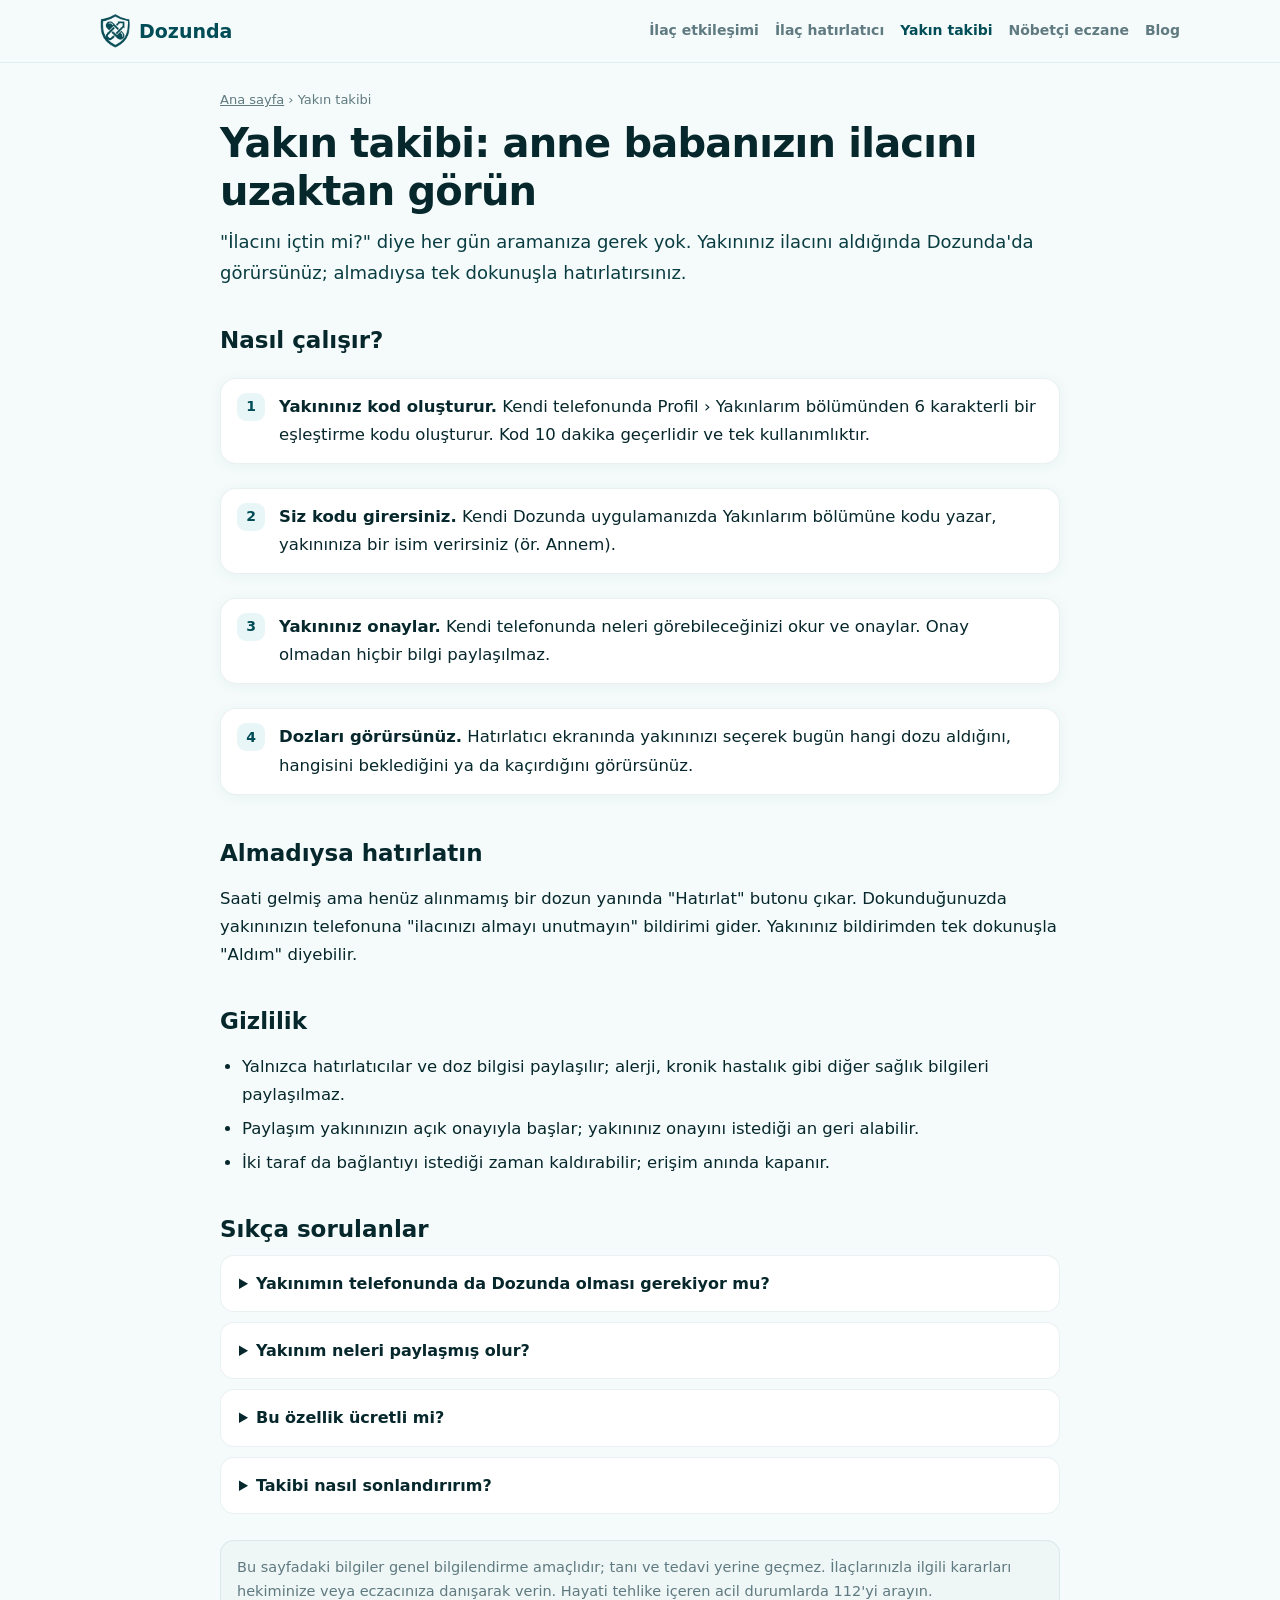
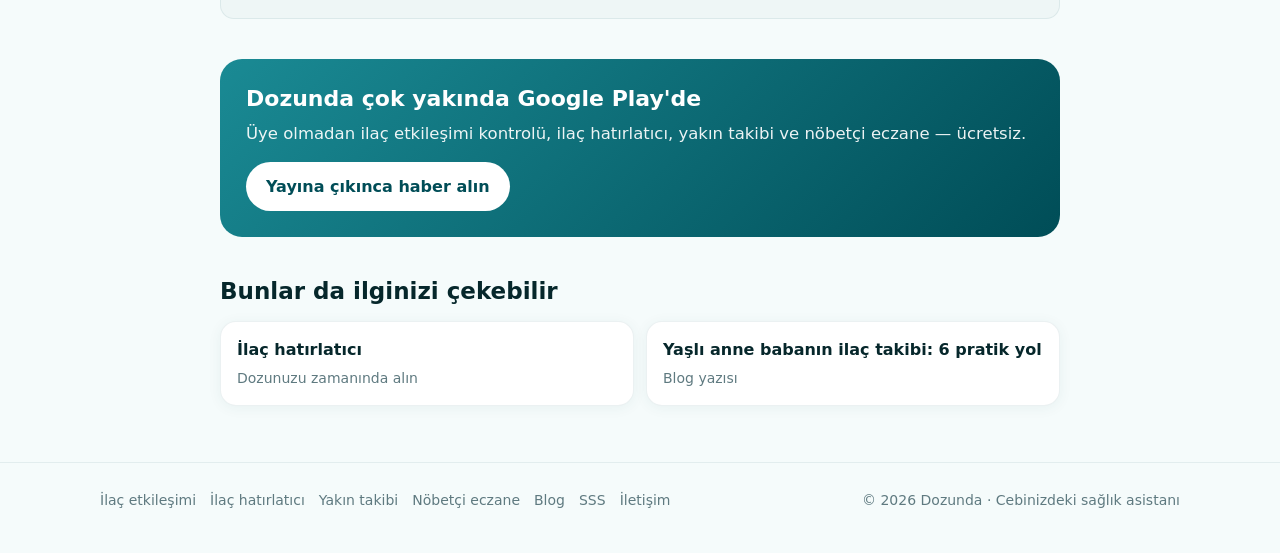
<file: yakin-takibi/index.html>
<!DOCTYPE html>
<html lang="tr">
<head>
<meta charset="utf-8" />
<title>Yaşlı Anne Babanın İlaç Takibi: Yakın Takibi | Dozunda</title>
<meta name="viewport" content="width=device-width, initial-scale=1" />
<meta name="description" content="Annenizin, babanızın ilacını zamanında aldığını telefonunuzdan görün; almadıysa tek dokunuşla hatırlatın. Onaya dayalı, güvenli ve ücretsiz yakın takibi." />
<meta name="robots" content="index, follow" />
<link rel="canonical" href="https://dozunda.com/yakin-takibi/" />
<meta name="theme-color" content="#004D57" />
<link rel="icon" type="image/png" sizes="192x192" href="/favicon.png" />
<link rel="apple-touch-icon" href="/apple-touch-icon.png" />
<link rel="stylesheet" href="/assets/site.css" />
<meta property="og:type" content="website" />
<meta property="og:locale" content="tr_TR" />
<meta property="og:site_name" content="Dozunda" />
<meta property="og:title" content="Yaşlı Anne Babanın İlaç Takibi: Yakın Takibi | Dozunda" />
<meta property="og:description" content="Annenizin, babanızın ilacını zamanında aldığını telefonunuzdan görün; almadıysa tek dokunuşla hatırlatın. Onaya dayalı, güvenli ve ücretsiz yakın takibi." />
<meta property="og:url" content="https://dozunda.com/yakin-takibi/" />
<meta property="og:image" content="https://dozunda.com/og-image.png" />
<meta name="twitter:card" content="summary_large_image" />
<script type="application/ld+json">{"@context": "https://schema.org", "@type": "BreadcrumbList", "itemListElement": [{"@type": "ListItem", "position": 1, "name": "Ana sayfa", "item": "https://dozunda.com/"}, {"@type": "ListItem", "position": 2, "name": "Yakın takibi", "item": "https://dozunda.com/yakin-takibi/"}]}</script><script type="application/ld+json">{"@context": "https://schema.org", "@type": "FAQPage", "mainEntity": [{"@type": "Question", "name": "Yakınımın telefonunda da Dozunda olması gerekiyor mu?", "acceptedAnswer": {"@type": "Answer", "text": "Evet. Yakın takibi, iki tarafın da kendi Dozunda hesabıyla çalışır. Yakınınızın telefonu yoksa onun için aile üyesi profili açıp hatırlatıcıları kendi telefonunuzda yönetebilirsiniz."}}, {"@type": "Question", "name": "Yakınım neleri paylaşmış olur?", "acceptedAnswer": {"@type": "Answer", "text": "Yalnızca hatırlatıcıları ve dozlarını aldığı bilgisini. Diğer sağlık bilgileri paylaşılmaz."}}, {"@type": "Question", "name": "Bu özellik ücretli mi?", "acceptedAnswer": {"@type": "Answer", "text": "Hayır, yakın takibi ve aile özellikleri ücretsizdir."}}, {"@type": "Question", "name": "Takibi nasıl sonlandırırım?", "acceptedAnswer": {"@type": "Answer", "text": "İki taraf da Profil › Yakınlarım bölümünden bağlantıyı tek dokunuşla kaldırabilir."}}]}</script>
</head>
<body>
<header class="top"><div class="wrap">
  <a class="brand" href="/"><span class="logo" aria-hidden="true"></span>Dozunda</a>
  <nav class="menu" aria-label="Ana menü"><a href="/ilac-etkilesimi/">İlaç etkileşimi</a><a href="/ilac-hatirlatici/">İlaç hatırlatıcı</a><a href="/yakin-takibi/" aria-current="page">Yakın takibi</a><a href="/nobetci-eczane/">Nöbetçi eczane</a><a href="/blog/">Blog</a></nav>
</div></header>
<main class="wrap">
  <nav class="crumbs" aria-label="Konum"><a href="/">Ana sayfa</a> › Yakın takibi</nav>
  <article>
    <h1>Yakın takibi: anne babanızın ilacını uzaktan görün</h1>
    
    <p class="lead">"İlacını içtin mi?" diye her gün aramanıza gerek yok. Yakınınız ilacını aldığında Dozunda'da görürsünüz; almadıysa tek dokunuşla hatırlatırsınız.</p>
    <h2>Nasıl çalışır?</h2><ol class="steps"><li><b>Yakınınız kod oluşturur.</b> Kendi telefonunda Profil › Yakınlarım bölümünden 6 karakterli bir eşleştirme kodu oluşturur. Kod 10 dakika geçerlidir ve tek kullanımlıktır.</li><li><b>Siz kodu girersiniz.</b> Kendi Dozunda uygulamanızda Yakınlarım bölümüne kodu yazar, yakınınıza bir isim verirsiniz (ör. Annem).</li><li><b>Yakınınız onaylar.</b> Kendi telefonunda neleri görebileceğinizi okur ve onaylar. Onay olmadan hiçbir bilgi paylaşılmaz.</li><li><b>Dozları görürsünüz.</b> Hatırlatıcı ekranında yakınınızı seçerek bugün hangi dozu aldığını, hangisini beklediğini ya da kaçırdığını görürsünüz.</li></ol><h2>Almadıysa hatırlatın</h2><p>Saati gelmiş ama henüz alınmamış bir dozun yanında "Hatırlat" butonu çıkar. Dokunduğunuzda yakınınızın telefonuna "ilacınızı almayı unutmayın" bildirimi gider. Yakınınız bildirimden tek dokunuşla "Aldım" diyebilir.</p><h2>Gizlilik</h2><ul><li>Yalnızca hatırlatıcılar ve doz bilgisi paylaşılır; alerji, kronik hastalık gibi diğer sağlık bilgileri paylaşılmaz.</li><li>Paylaşım yakınınızın açık onayıyla başlar; yakınınız onayını istediği an geri alabilir.</li><li>İki taraf da bağlantıyı istediği zaman kaldırabilir; erişim anında kapanır.</li></ul>
    <h2>Sıkça sorulanlar</h2><div class="faq"><details><summary>Yakınımın telefonunda da Dozunda olması gerekiyor mu?</summary><p>Evet. Yakın takibi, iki tarafın da kendi Dozunda hesabıyla çalışır. Yakınınızın telefonu yoksa onun için aile üyesi profili açıp hatırlatıcıları kendi telefonunuzda yönetebilirsiniz.</p></details><details><summary>Yakınım neleri paylaşmış olur?</summary><p>Yalnızca hatırlatıcıları ve dozlarını aldığı bilgisini. Diğer sağlık bilgileri paylaşılmaz.</p></details><details><summary>Bu özellik ücretli mi?</summary><p>Hayır, yakın takibi ve aile özellikleri ücretsizdir.</p></details><details><summary>Takibi nasıl sonlandırırım?</summary><p>İki taraf da Profil › Yakınlarım bölümünden bağlantıyı tek dokunuşla kaldırabilir.</p></details></div>
    <div class="note">Bu sayfadaki bilgiler genel bilgilendirme amaçlıdır; tanı ve tedavi yerine geçmez. İlaçlarınızla ilgili kararları hekiminize veya eczacınıza danışarak verin. Hayati tehlike içeren acil durumlarda 112'yi arayın.</div>
    <div class="cta"><h2>Dozunda çok yakında Google Play'de</h2><p>Üye olmadan ilaç etkileşimi kontrolü, ilaç hatırlatıcı, yakın takibi ve nöbetçi eczane — ücretsiz.</p><a href="/#basvuru">Yayına çıkınca haber alın</a></div>
    <h2>Bunlar da ilginizi çekebilir</h2><div class="related"><a href="/ilac-hatirlatici/">İlaç hatırlatıcı<span>Dozunuzu zamanında alın</span></a><a href="/blog/yasli-anne-babanin-ilac-takibi/">Yaşlı anne babanın ilaç takibi: 6 pratik yol<span>Blog yazısı</span></a></div>
  </article>
</main>
<footer class="foot"><div class="wrap">
  <div><a href="/ilac-etkilesimi/">İlaç etkileşimi</a><a href="/ilac-hatirlatici/">İlaç hatırlatıcı</a><a href="/yakin-takibi/">Yakın takibi</a><a href="/nobetci-eczane/">Nöbetçi eczane</a><a href="/blog/">Blog</a><a href="/#sss">SSS</a><a href="/#basvuru">İletişim</a></div>
  <div>© 2026 Dozunda · Cebinizdeki sağlık asistanı</div>
</div></footer>
</body>
</html>
</file>
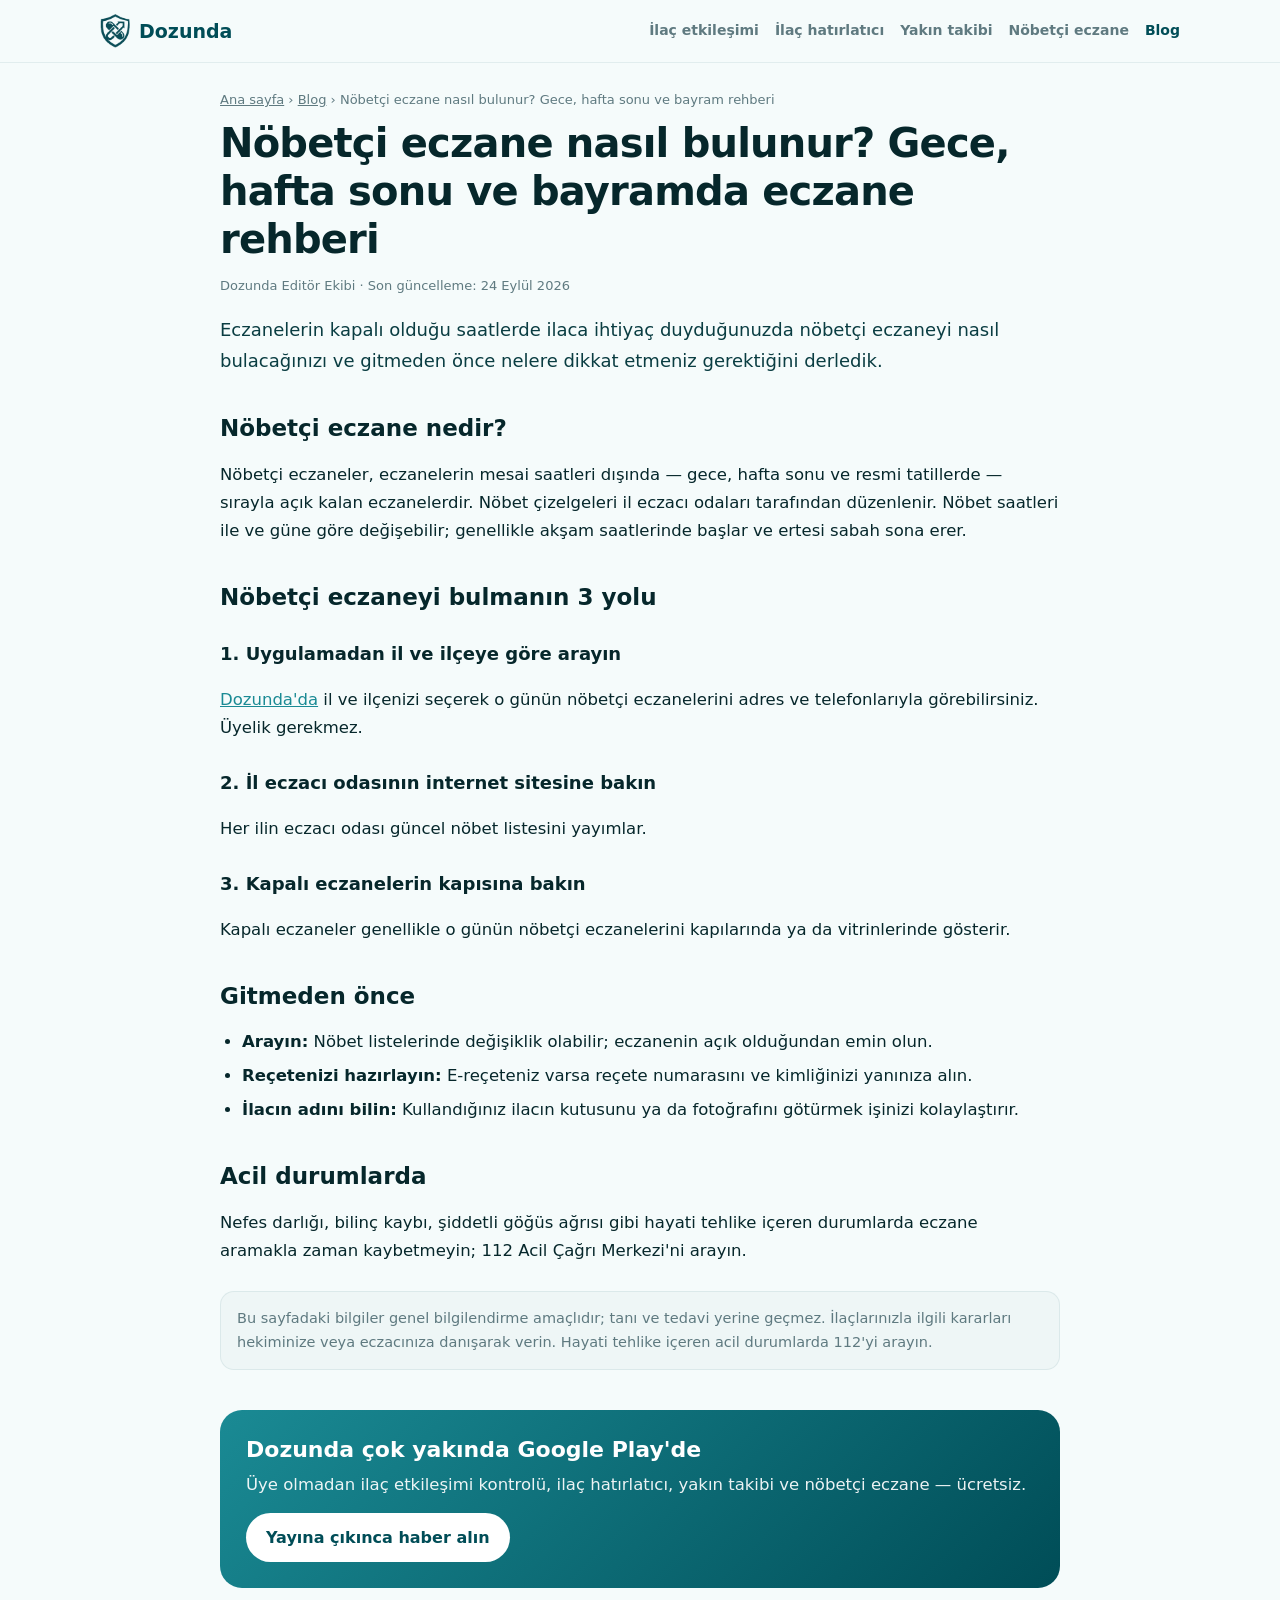
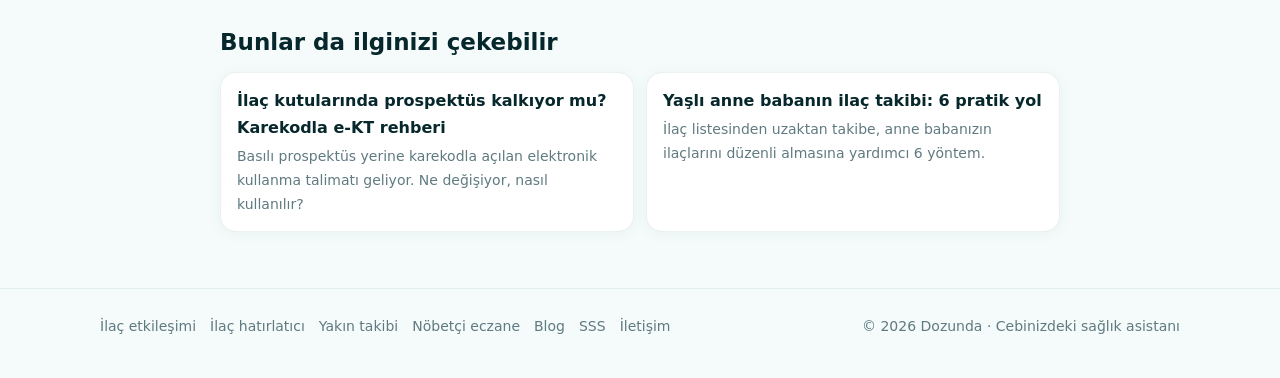
<file: blog/nobetci-eczane-nasil-bulunur/index.html>
<!DOCTYPE html>
<html lang="tr">
<head>
<meta charset="utf-8" />
<title>Nöbetçi eczane nasıl bulunur? Gece ve bayram rehberi | Dozunda</title>
<meta name="viewport" content="width=device-width, initial-scale=1" />
<meta name="description" content="Gece, hafta sonu ve bayramda açık eczaneyi bulmanın yolları ve nöbetçi eczaneye gitmeden önce bilmeniz gerekenler." />
<meta name="robots" content="index, follow" />
<link rel="canonical" href="https://dozunda.com/blog/nobetci-eczane-nasil-bulunur/" />
<meta name="theme-color" content="#004D57" />
<link rel="icon" type="image/png" sizes="192x192" href="/favicon.png" />
<link rel="apple-touch-icon" href="/apple-touch-icon.png" />
<link rel="stylesheet" href="/assets/site.css" />
<meta property="og:type" content="article" />
<meta property="og:locale" content="tr_TR" />
<meta property="og:site_name" content="Dozunda" />
<meta property="og:title" content="Nöbetçi eczane nasıl bulunur? Gece ve bayram rehberi | Dozunda" />
<meta property="og:description" content="Gece, hafta sonu ve bayramda açık eczaneyi bulmanın yolları ve nöbetçi eczaneye gitmeden önce bilmeniz gerekenler." />
<meta property="og:url" content="https://dozunda.com/blog/nobetci-eczane-nasil-bulunur/" />
<meta property="og:image" content="https://dozunda.com/og-image.png" />
<meta name="twitter:card" content="summary_large_image" />
<script type="application/ld+json">{"@context": "https://schema.org", "@type": "BreadcrumbList", "itemListElement": [{"@type": "ListItem", "position": 1, "name": "Ana sayfa", "item": "https://dozunda.com/"}, {"@type": "ListItem", "position": 2, "name": "Blog", "item": "https://dozunda.com/blog/"}, {"@type": "ListItem", "position": 3, "name": "Nöbetçi eczane nasıl bulunur? Gece, hafta sonu ve bayram rehberi", "item": "https://dozunda.com/blog/nobetci-eczane-nasil-bulunur/"}]}</script><script type="application/ld+json">{"@context": "https://schema.org", "@type": "Article", "headline": "Nöbetçi eczane nasıl bulunur? Gece, hafta sonu ve bayram rehberi", "description": "Gece, hafta sonu ve bayramda açık eczaneyi bulmanın yolları ve nöbetçi eczaneye gitmeden önce bilmeniz gerekenler.", "inLanguage": "tr", "datePublished": "2026-09-24", "dateModified": "2026-09-24", "author": {"@type": "Organization", "name": "Dozunda Editör Ekibi", "url": "https://dozunda.com/"}, "publisher": {"@type": "Organization", "name": "Dozunda", "logo": {"@type": "ImageObject", "url": "https://dozunda.com/favicon.png"}}, "image": "https://dozunda.com/og-image.png", "mainEntityOfPage": "https://dozunda.com/blog/nobetci-eczane-nasil-bulunur/"}</script>
</head>
<body>
<header class="top"><div class="wrap">
  <a class="brand" href="/"><span class="logo" aria-hidden="true"></span>Dozunda</a>
  <nav class="menu" aria-label="Ana menü"><a href="/ilac-etkilesimi/">İlaç etkileşimi</a><a href="/ilac-hatirlatici/">İlaç hatırlatıcı</a><a href="/yakin-takibi/">Yakın takibi</a><a href="/nobetci-eczane/">Nöbetçi eczane</a><a href="/blog/" aria-current="page">Blog</a></nav>
</div></header>
<main class="wrap">
  <nav class="crumbs" aria-label="Konum"><a href="/">Ana sayfa</a> › <a href="/blog/">Blog</a> › Nöbetçi eczane nasıl bulunur? Gece, hafta sonu ve bayram rehberi</nav>
  <article>
    <h1>Nöbetçi eczane nasıl bulunur? Gece, hafta sonu ve bayramda eczane rehberi</h1>
    <div class="meta">Dozunda Editör Ekibi · Son güncelleme: 24 Eylül 2026</div>
    <p class="lead">Eczanelerin kapalı olduğu saatlerde ilaca ihtiyaç duyduğunuzda nöbetçi eczaneyi nasıl bulacağınızı ve gitmeden önce nelere dikkat etmeniz gerektiğini derledik.</p>
    <h2>Nöbetçi eczane nedir?</h2><p>Nöbetçi eczaneler, eczanelerin mesai saatleri dışında — gece, hafta sonu ve resmi tatillerde — sırayla açık kalan eczanelerdir. Nöbet çizelgeleri il eczacı odaları tarafından düzenlenir. Nöbet saatleri ile ve güne göre değişebilir; genellikle akşam saatlerinde başlar ve ertesi sabah sona erer.</p><h2>Nöbetçi eczaneyi bulmanın 3 yolu</h2><h3>1. Uygulamadan il ve ilçeye göre arayın</h3><p><a href="/nobetci-eczane/">Dozunda'da</a> il ve ilçenizi seçerek o günün nöbetçi eczanelerini adres ve telefonlarıyla görebilirsiniz. Üyelik gerekmez.</p><h3>2. İl eczacı odasının internet sitesine bakın</h3><p>Her ilin eczacı odası güncel nöbet listesini yayımlar.</p><h3>3. Kapalı eczanelerin kapısına bakın</h3><p>Kapalı eczaneler genellikle o günün nöbetçi eczanelerini kapılarında ya da vitrinlerinde gösterir.</p><h2>Gitmeden önce</h2><ul><li><b>Arayın:</b> Nöbet listelerinde değişiklik olabilir; eczanenin açık olduğundan emin olun.</li><li><b>Reçetenizi hazırlayın:</b> E-reçeteniz varsa reçete numarasını ve kimliğinizi yanınıza alın.</li><li><b>İlacın adını bilin:</b> Kullandığınız ilacın kutusunu ya da fotoğrafını götürmek işinizi kolaylaştırır.</li></ul><h2>Acil durumlarda</h2><p>Nefes darlığı, bilinç kaybı, şiddetli göğüs ağrısı gibi hayati tehlike içeren durumlarda eczane aramakla zaman kaybetmeyin; 112 Acil Çağrı Merkezi'ni arayın.</p>
    
    <div class="note">Bu sayfadaki bilgiler genel bilgilendirme amaçlıdır; tanı ve tedavi yerine geçmez. İlaçlarınızla ilgili kararları hekiminize veya eczacınıza danışarak verin. Hayati tehlike içeren acil durumlarda 112'yi arayın.</div>
    <div class="cta"><h2>Dozunda çok yakında Google Play'de</h2><p>Üye olmadan ilaç etkileşimi kontrolü, ilaç hatırlatıcı, yakın takibi ve nöbetçi eczane — ücretsiz.</p><a href="/#basvuru">Yayına çıkınca haber alın</a></div>
    <h2>Bunlar da ilginizi çekebilir</h2><div class="related"><a href="/blog/prospektus-karekod-elektronik-kullanma-talimati/">İlaç kutularında prospektüs kalkıyor mu? Karekodla e-KT rehberi<span>Basılı prospektüs yerine karekodla açılan elektronik kullanma talimatı geliyor. Ne değişiyor, nasıl kullanılır?</span></a><a href="/blog/yasli-anne-babanin-ilac-takibi/">Yaşlı anne babanın ilaç takibi: 6 pratik yol<span>İlaç listesinden uzaktan takibe, anne babanızın ilaçlarını düzenli almasına yardımcı 6 yöntem.</span></a></div>
  </article>
</main>
<footer class="foot"><div class="wrap">
  <div><a href="/ilac-etkilesimi/">İlaç etkileşimi</a><a href="/ilac-hatirlatici/">İlaç hatırlatıcı</a><a href="/yakin-takibi/">Yakın takibi</a><a href="/nobetci-eczane/">Nöbetçi eczane</a><a href="/blog/">Blog</a><a href="/#sss">SSS</a><a href="/#basvuru">İletişim</a></div>
  <div>© 2026 Dozunda · Cebinizdeki sağlık asistanı</div>
</div></footer>
</body>
</html>
</file>
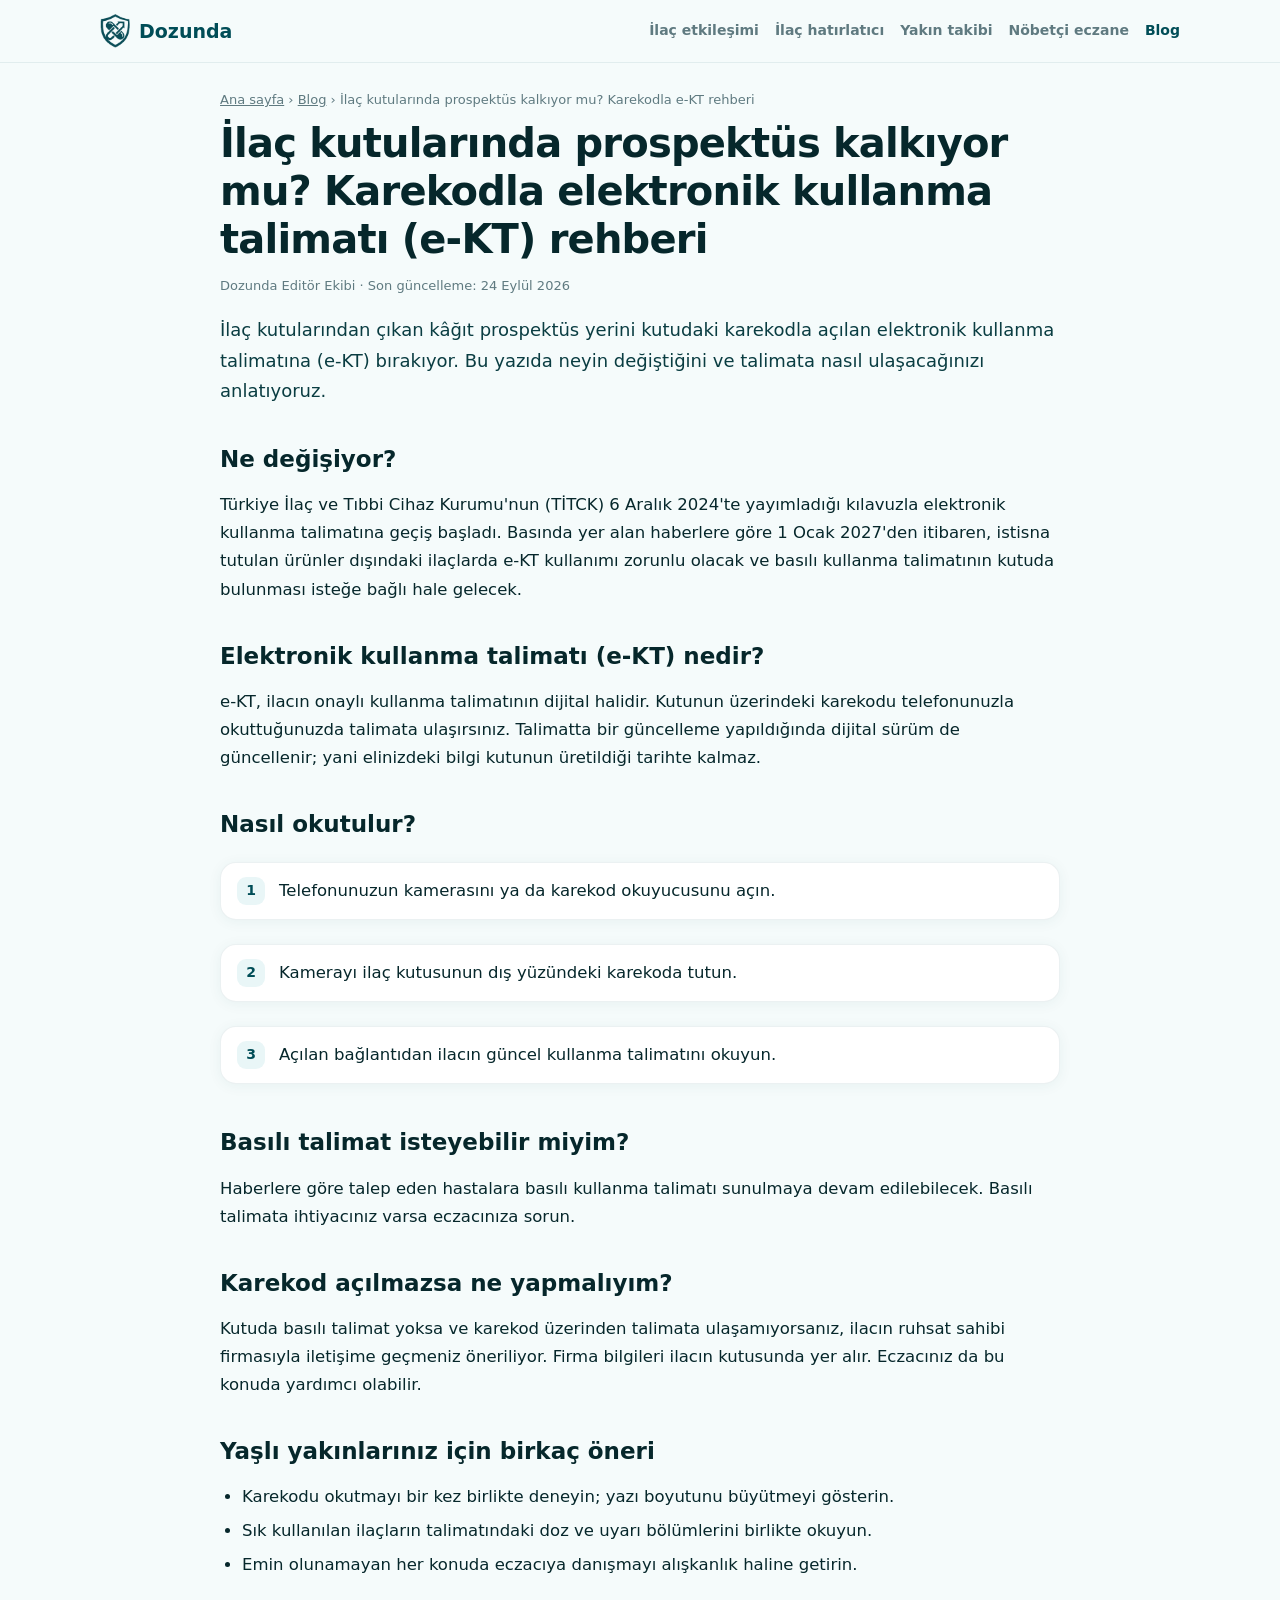
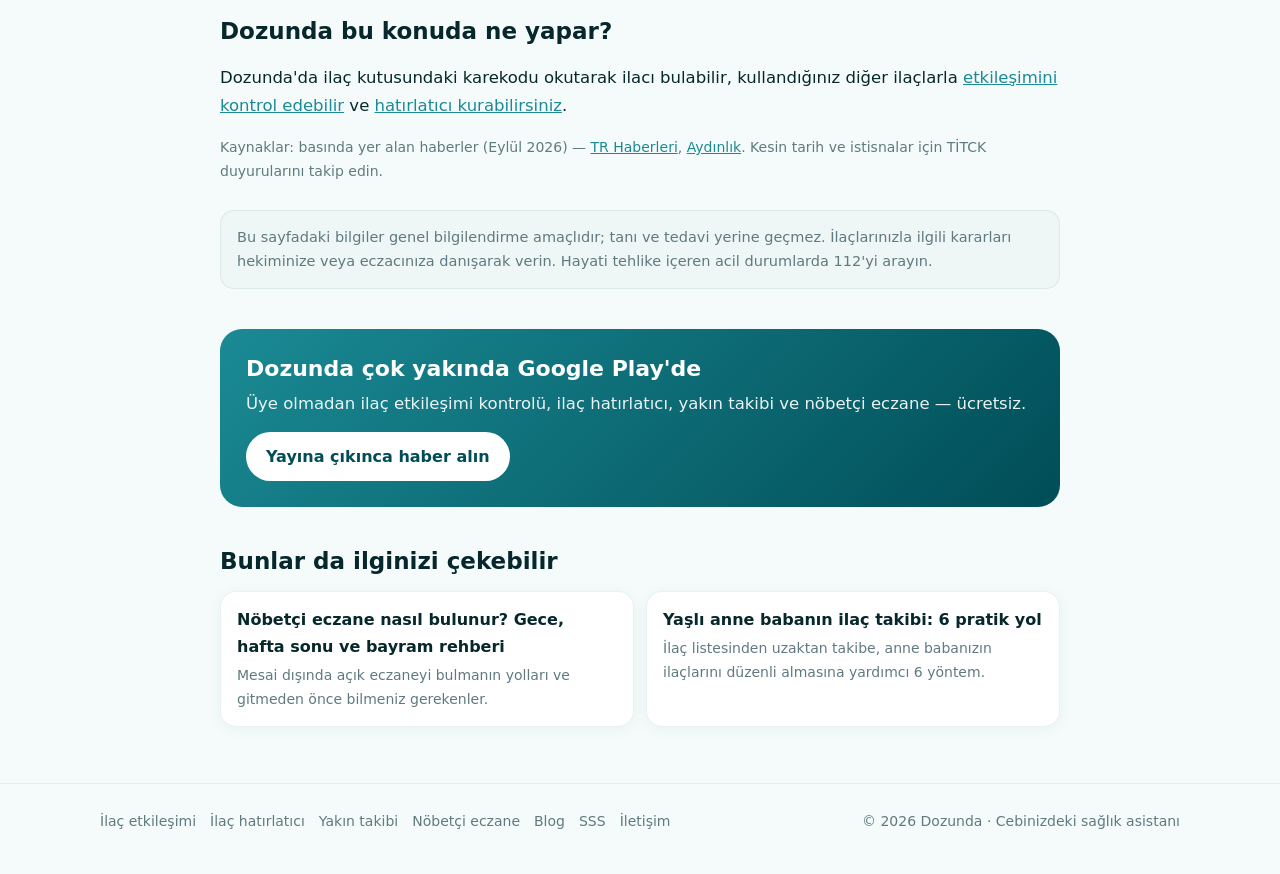
<file: blog/prospektus-karekod-elektronik-kullanma-talimati/index.html>
<!DOCTYPE html>
<html lang="tr">
<head>
<meta charset="utf-8" />
<title>Prospektüs kalkıyor mu? Karekodla e-KT rehberi | Dozunda</title>
<meta name="viewport" content="width=device-width, initial-scale=1" />
<meta name="description" content="Kâğıt prospektüs yerine karekodla açılan elektronik kullanma talimatı (e-KT) geliyor. Ne değişiyor, nasıl okutulur, basılı talimat istenebilir mi?" />
<meta name="robots" content="index, follow" />
<link rel="canonical" href="https://dozunda.com/blog/prospektus-karekod-elektronik-kullanma-talimati/" />
<meta name="theme-color" content="#004D57" />
<link rel="icon" type="image/png" sizes="192x192" href="/favicon.png" />
<link rel="apple-touch-icon" href="/apple-touch-icon.png" />
<link rel="stylesheet" href="/assets/site.css" />
<meta property="og:type" content="article" />
<meta property="og:locale" content="tr_TR" />
<meta property="og:site_name" content="Dozunda" />
<meta property="og:title" content="Prospektüs kalkıyor mu? Karekodla e-KT rehberi | Dozunda" />
<meta property="og:description" content="Kâğıt prospektüs yerine karekodla açılan elektronik kullanma talimatı (e-KT) geliyor. Ne değişiyor, nasıl okutulur, basılı talimat istenebilir mi?" />
<meta property="og:url" content="https://dozunda.com/blog/prospektus-karekod-elektronik-kullanma-talimati/" />
<meta property="og:image" content="https://dozunda.com/og-image.png" />
<meta name="twitter:card" content="summary_large_image" />
<script type="application/ld+json">{"@context": "https://schema.org", "@type": "BreadcrumbList", "itemListElement": [{"@type": "ListItem", "position": 1, "name": "Ana sayfa", "item": "https://dozunda.com/"}, {"@type": "ListItem", "position": 2, "name": "Blog", "item": "https://dozunda.com/blog/"}, {"@type": "ListItem", "position": 3, "name": "İlaç kutularında prospektüs kalkıyor mu? Karekodla e-KT rehberi", "item": "https://dozunda.com/blog/prospektus-karekod-elektronik-kullanma-talimati/"}]}</script><script type="application/ld+json">{"@context": "https://schema.org", "@type": "Article", "headline": "İlaç kutularında prospektüs kalkıyor mu? Karekodla e-KT rehberi", "description": "Kâğıt prospektüs yerine karekodla açılan elektronik kullanma talimatı (e-KT) geliyor. Ne değişiyor, nasıl okutulur, basılı talimat istenebilir mi?", "inLanguage": "tr", "datePublished": "2026-09-24", "dateModified": "2026-09-24", "author": {"@type": "Organization", "name": "Dozunda Editör Ekibi", "url": "https://dozunda.com/"}, "publisher": {"@type": "Organization", "name": "Dozunda", "logo": {"@type": "ImageObject", "url": "https://dozunda.com/favicon.png"}}, "image": "https://dozunda.com/og-image.png", "mainEntityOfPage": "https://dozunda.com/blog/prospektus-karekod-elektronik-kullanma-talimati/"}</script>
</head>
<body>
<header class="top"><div class="wrap">
  <a class="brand" href="/"><span class="logo" aria-hidden="true"></span>Dozunda</a>
  <nav class="menu" aria-label="Ana menü"><a href="/ilac-etkilesimi/">İlaç etkileşimi</a><a href="/ilac-hatirlatici/">İlaç hatırlatıcı</a><a href="/yakin-takibi/">Yakın takibi</a><a href="/nobetci-eczane/">Nöbetçi eczane</a><a href="/blog/" aria-current="page">Blog</a></nav>
</div></header>
<main class="wrap">
  <nav class="crumbs" aria-label="Konum"><a href="/">Ana sayfa</a> › <a href="/blog/">Blog</a> › İlaç kutularında prospektüs kalkıyor mu? Karekodla e-KT rehberi</nav>
  <article>
    <h1>İlaç kutularında prospektüs kalkıyor mu? Karekodla elektronik kullanma talimatı (e-KT) rehberi</h1>
    <div class="meta">Dozunda Editör Ekibi · Son güncelleme: 24 Eylül 2026</div>
    <p class="lead">İlaç kutularından çıkan kâğıt prospektüs yerini kutudaki karekodla açılan elektronik kullanma talimatına (e-KT) bırakıyor. Bu yazıda neyin değiştiğini ve talimata nasıl ulaşacağınızı anlatıyoruz.</p>
    <h2>Ne değişiyor?</h2><p>Türkiye İlaç ve Tıbbi Cihaz Kurumu'nun (TİTCK) 6 Aralık 2024'te yayımladığı kılavuzla elektronik kullanma talimatına geçiş başladı. Basında yer alan haberlere göre 1 Ocak 2027'den itibaren, istisna tutulan ürünler dışındaki ilaçlarda e-KT kullanımı zorunlu olacak ve basılı kullanma talimatının kutuda bulunması isteğe bağlı hale gelecek.</p><h2>Elektronik kullanma talimatı (e-KT) nedir?</h2><p>e-KT, ilacın onaylı kullanma talimatının dijital halidir. Kutunun üzerindeki karekodu telefonunuzla okuttuğunuzda talimata ulaşırsınız. Talimatta bir güncelleme yapıldığında dijital sürüm de güncellenir; yani elinizdeki bilgi kutunun üretildiği tarihte kalmaz.</p><h2>Nasıl okutulur?</h2><ol class="steps"><li>Telefonunuzun kamerasını ya da karekod okuyucusunu açın.</li><li>Kamerayı ilaç kutusunun dış yüzündeki karekoda tutun.</li><li>Açılan bağlantıdan ilacın güncel kullanma talimatını okuyun.</li></ol><h2>Basılı talimat isteyebilir miyim?</h2><p>Haberlere göre talep eden hastalara basılı kullanma talimatı sunulmaya devam edilebilecek. Basılı talimata ihtiyacınız varsa eczacınıza sorun.</p><h2>Karekod açılmazsa ne yapmalıyım?</h2><p>Kutuda basılı talimat yoksa ve karekod üzerinden talimata ulaşamıyorsanız, ilacın ruhsat sahibi firmasıyla iletişime geçmeniz öneriliyor. Firma bilgileri ilacın kutusunda yer alır. Eczacınız da bu konuda yardımcı olabilir.</p><h2>Yaşlı yakınlarınız için birkaç öneri</h2><ul><li>Karekodu okutmayı bir kez birlikte deneyin; yazı boyutunu büyütmeyi gösterin.</li><li>Sık kullanılan ilaçların talimatındaki doz ve uyarı bölümlerini birlikte okuyun.</li><li>Emin olunamayan her konuda eczacıya danışmayı alışkanlık haline getirin.</li></ul><h2>Dozunda bu konuda ne yapar?</h2><p>Dozunda'da ilaç kutusundaki karekodu okutarak ilacı bulabilir, kullandığınız diğer ilaçlarla <a href="/ilac-etkilesimi/">etkileşimini kontrol edebilir</a> ve <a href="/ilac-hatirlatici/">hatırlatıcı kurabilirsiniz</a>.</p><p class="sources">Kaynaklar: basında yer alan haberler (Eylül 2026) — <a href="https://www.trtv.net/2026/09/18/ilac-kutularinda-elektronik-kullanma-talimati-2027/" rel="nofollow noopener">TR Haberleri</a>, <a href="https://www.aydinlik.com.tr/haber/ilac-kutularinda-yeni-donem-prospektusler-dijital-ortama-tasiniyor-590815" rel="nofollow noopener">Aydınlık</a>. Kesin tarih ve istisnalar için TİTCK duyurularını takip edin.</p>
    
    <div class="note">Bu sayfadaki bilgiler genel bilgilendirme amaçlıdır; tanı ve tedavi yerine geçmez. İlaçlarınızla ilgili kararları hekiminize veya eczacınıza danışarak verin. Hayati tehlike içeren acil durumlarda 112'yi arayın.</div>
    <div class="cta"><h2>Dozunda çok yakında Google Play'de</h2><p>Üye olmadan ilaç etkileşimi kontrolü, ilaç hatırlatıcı, yakın takibi ve nöbetçi eczane — ücretsiz.</p><a href="/#basvuru">Yayına çıkınca haber alın</a></div>
    <h2>Bunlar da ilginizi çekebilir</h2><div class="related"><a href="/blog/nobetci-eczane-nasil-bulunur/">Nöbetçi eczane nasıl bulunur? Gece, hafta sonu ve bayram rehberi<span>Mesai dışında açık eczaneyi bulmanın yolları ve gitmeden önce bilmeniz gerekenler.</span></a><a href="/blog/yasli-anne-babanin-ilac-takibi/">Yaşlı anne babanın ilaç takibi: 6 pratik yol<span>İlaç listesinden uzaktan takibe, anne babanızın ilaçlarını düzenli almasına yardımcı 6 yöntem.</span></a></div>
  </article>
</main>
<footer class="foot"><div class="wrap">
  <div><a href="/ilac-etkilesimi/">İlaç etkileşimi</a><a href="/ilac-hatirlatici/">İlaç hatırlatıcı</a><a href="/yakin-takibi/">Yakın takibi</a><a href="/nobetci-eczane/">Nöbetçi eczane</a><a href="/blog/">Blog</a><a href="/#sss">SSS</a><a href="/#basvuru">İletişim</a></div>
  <div>© 2026 Dozunda · Cebinizdeki sağlık asistanı</div>
</div></footer>
</body>
</html>
</file>
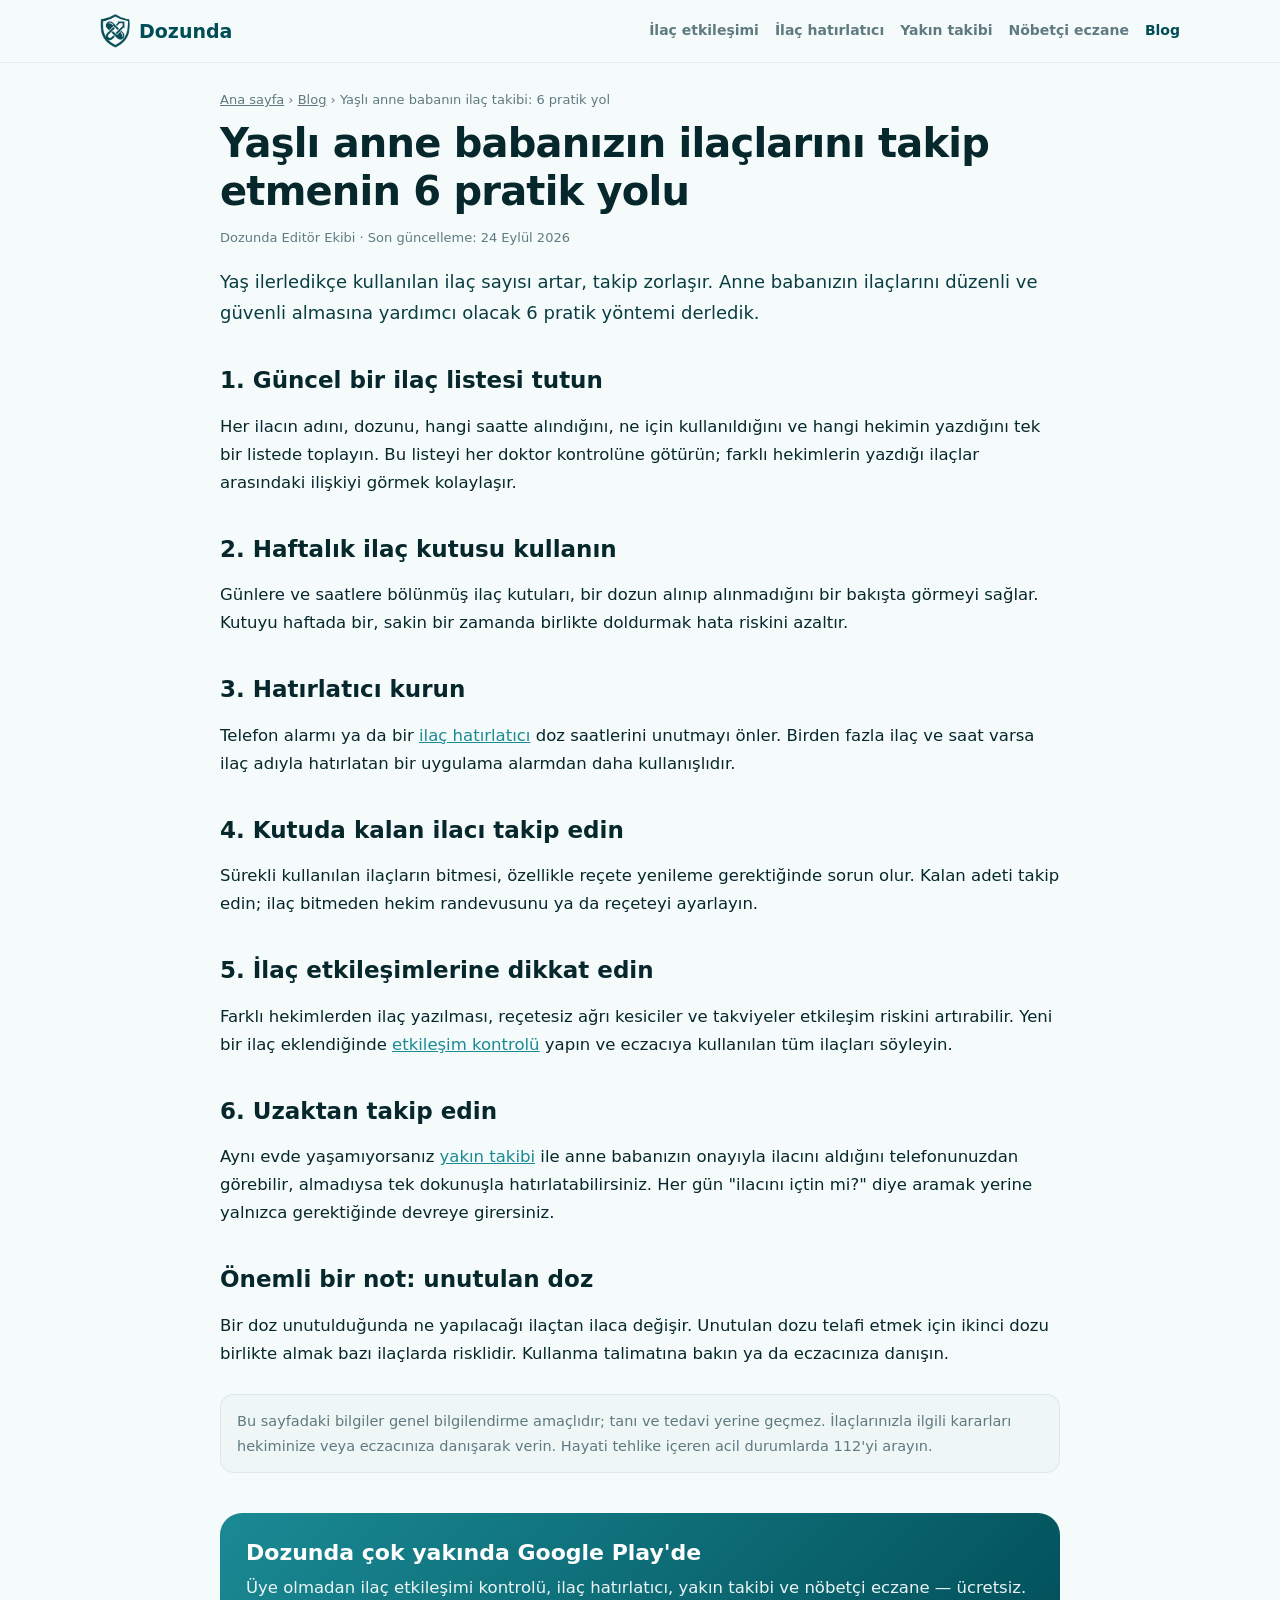
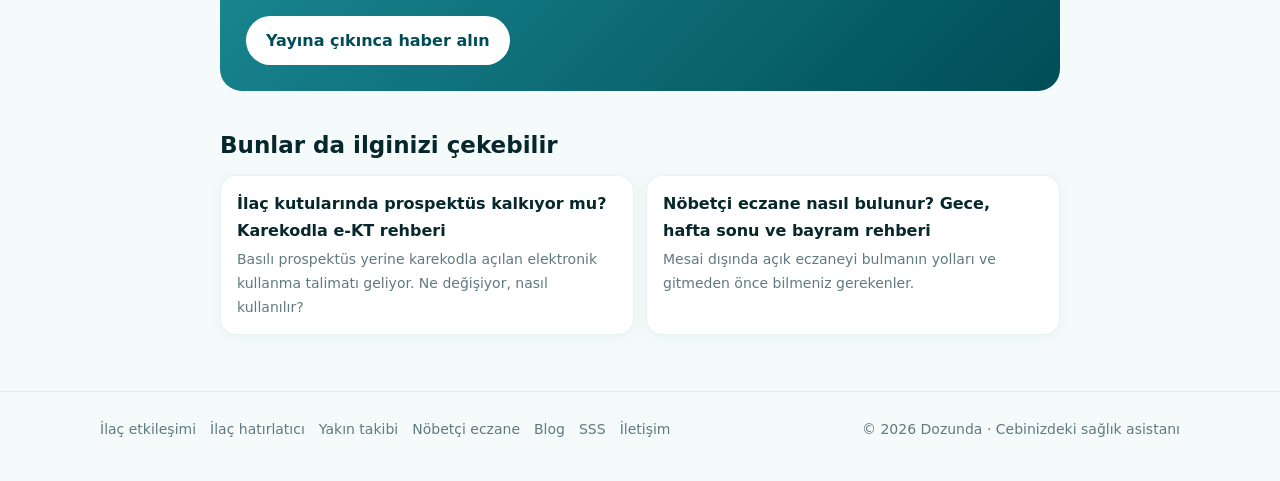
<file: blog/yasli-anne-babanin-ilac-takibi/index.html>
<!DOCTYPE html>
<html lang="tr">
<head>
<meta charset="utf-8" />
<title>Yaşlı anne babanın ilaç takibi: 6 pratik yol | Dozunda</title>
<meta name="viewport" content="width=device-width, initial-scale=1" />
<meta name="description" content="Anne babanızın ilaçlarını düzenli ve güvenli almasına yardımcı 6 yöntem: ilaç listesi, haftalık kutu, hatırlatıcı, stok, etkileşim ve uzaktan takip." />
<meta name="robots" content="index, follow" />
<link rel="canonical" href="https://dozunda.com/blog/yasli-anne-babanin-ilac-takibi/" />
<meta name="theme-color" content="#004D57" />
<link rel="icon" type="image/png" sizes="192x192" href="/favicon.png" />
<link rel="apple-touch-icon" href="/apple-touch-icon.png" />
<link rel="stylesheet" href="/assets/site.css" />
<meta property="og:type" content="article" />
<meta property="og:locale" content="tr_TR" />
<meta property="og:site_name" content="Dozunda" />
<meta property="og:title" content="Yaşlı anne babanın ilaç takibi: 6 pratik yol | Dozunda" />
<meta property="og:description" content="Anne babanızın ilaçlarını düzenli ve güvenli almasına yardımcı 6 yöntem: ilaç listesi, haftalık kutu, hatırlatıcı, stok, etkileşim ve uzaktan takip." />
<meta property="og:url" content="https://dozunda.com/blog/yasli-anne-babanin-ilac-takibi/" />
<meta property="og:image" content="https://dozunda.com/og-image.png" />
<meta name="twitter:card" content="summary_large_image" />
<script type="application/ld+json">{"@context": "https://schema.org", "@type": "BreadcrumbList", "itemListElement": [{"@type": "ListItem", "position": 1, "name": "Ana sayfa", "item": "https://dozunda.com/"}, {"@type": "ListItem", "position": 2, "name": "Blog", "item": "https://dozunda.com/blog/"}, {"@type": "ListItem", "position": 3, "name": "Yaşlı anne babanın ilaç takibi: 6 pratik yol", "item": "https://dozunda.com/blog/yasli-anne-babanin-ilac-takibi/"}]}</script><script type="application/ld+json">{"@context": "https://schema.org", "@type": "Article", "headline": "Yaşlı anne babanın ilaç takibi: 6 pratik yol", "description": "Anne babanızın ilaçlarını düzenli ve güvenli almasına yardımcı 6 yöntem: ilaç listesi, haftalık kutu, hatırlatıcı, stok, etkileşim ve uzaktan takip.", "inLanguage": "tr", "datePublished": "2026-09-24", "dateModified": "2026-09-24", "author": {"@type": "Organization", "name": "Dozunda Editör Ekibi", "url": "https://dozunda.com/"}, "publisher": {"@type": "Organization", "name": "Dozunda", "logo": {"@type": "ImageObject", "url": "https://dozunda.com/favicon.png"}}, "image": "https://dozunda.com/og-image.png", "mainEntityOfPage": "https://dozunda.com/blog/yasli-anne-babanin-ilac-takibi/"}</script>
</head>
<body>
<header class="top"><div class="wrap">
  <a class="brand" href="/"><span class="logo" aria-hidden="true"></span>Dozunda</a>
  <nav class="menu" aria-label="Ana menü"><a href="/ilac-etkilesimi/">İlaç etkileşimi</a><a href="/ilac-hatirlatici/">İlaç hatırlatıcı</a><a href="/yakin-takibi/">Yakın takibi</a><a href="/nobetci-eczane/">Nöbetçi eczane</a><a href="/blog/" aria-current="page">Blog</a></nav>
</div></header>
<main class="wrap">
  <nav class="crumbs" aria-label="Konum"><a href="/">Ana sayfa</a> › <a href="/blog/">Blog</a> › Yaşlı anne babanın ilaç takibi: 6 pratik yol</nav>
  <article>
    <h1>Yaşlı anne babanızın ilaçlarını takip etmenin 6 pratik yolu</h1>
    <div class="meta">Dozunda Editör Ekibi · Son güncelleme: 24 Eylül 2026</div>
    <p class="lead">Yaş ilerledikçe kullanılan ilaç sayısı artar, takip zorlaşır. Anne babanızın ilaçlarını düzenli ve güvenli almasına yardımcı olacak 6 pratik yöntemi derledik.</p>
    <h2>1. Güncel bir ilaç listesi tutun</h2><p>Her ilacın adını, dozunu, hangi saatte alındığını, ne için kullanıldığını ve hangi hekimin yazdığını tek bir listede toplayın. Bu listeyi her doktor kontrolüne götürün; farklı hekimlerin yazdığı ilaçlar arasındaki ilişkiyi görmek kolaylaşır.</p><h2>2. Haftalık ilaç kutusu kullanın</h2><p>Günlere ve saatlere bölünmüş ilaç kutuları, bir dozun alınıp alınmadığını bir bakışta görmeyi sağlar. Kutuyu haftada bir, sakin bir zamanda birlikte doldurmak hata riskini azaltır.</p><h2>3. Hatırlatıcı kurun</h2><p>Telefon alarmı ya da bir <a href="/ilac-hatirlatici/">ilaç hatırlatıcı</a> doz saatlerini unutmayı önler. Birden fazla ilaç ve saat varsa ilaç adıyla hatırlatan bir uygulama alarmdan daha kullanışlıdır.</p><h2>4. Kutuda kalan ilacı takip edin</h2><p>Sürekli kullanılan ilaçların bitmesi, özellikle reçete yenileme gerektiğinde sorun olur. Kalan adeti takip edin; ilaç bitmeden hekim randevusunu ya da reçeteyi ayarlayın.</p><h2>5. İlaç etkileşimlerine dikkat edin</h2><p>Farklı hekimlerden ilaç yazılması, reçetesiz ağrı kesiciler ve takviyeler etkileşim riskini artırabilir. Yeni bir ilaç eklendiğinde <a href="/ilac-etkilesimi/">etkileşim kontrolü</a> yapın ve eczacıya kullanılan tüm ilaçları söyleyin.</p><h2>6. Uzaktan takip edin</h2><p>Aynı evde yaşamıyorsanız <a href="/yakin-takibi/">yakın takibi</a> ile anne babanızın onayıyla ilacını aldığını telefonunuzdan görebilir, almadıysa tek dokunuşla hatırlatabilirsiniz. Her gün "ilacını içtin mi?" diye aramak yerine yalnızca gerektiğinde devreye girersiniz.</p><h2>Önemli bir not: unutulan doz</h2><p>Bir doz unutulduğunda ne yapılacağı ilaçtan ilaca değişir. Unutulan dozu telafi etmek için ikinci dozu birlikte almak bazı ilaçlarda risklidir. Kullanma talimatına bakın ya da eczacınıza danışın.</p>
    
    <div class="note">Bu sayfadaki bilgiler genel bilgilendirme amaçlıdır; tanı ve tedavi yerine geçmez. İlaçlarınızla ilgili kararları hekiminize veya eczacınıza danışarak verin. Hayati tehlike içeren acil durumlarda 112'yi arayın.</div>
    <div class="cta"><h2>Dozunda çok yakında Google Play'de</h2><p>Üye olmadan ilaç etkileşimi kontrolü, ilaç hatırlatıcı, yakın takibi ve nöbetçi eczane — ücretsiz.</p><a href="/#basvuru">Yayına çıkınca haber alın</a></div>
    <h2>Bunlar da ilginizi çekebilir</h2><div class="related"><a href="/blog/prospektus-karekod-elektronik-kullanma-talimati/">İlaç kutularında prospektüs kalkıyor mu? Karekodla e-KT rehberi<span>Basılı prospektüs yerine karekodla açılan elektronik kullanma talimatı geliyor. Ne değişiyor, nasıl kullanılır?</span></a><a href="/blog/nobetci-eczane-nasil-bulunur/">Nöbetçi eczane nasıl bulunur? Gece, hafta sonu ve bayram rehberi<span>Mesai dışında açık eczaneyi bulmanın yolları ve gitmeden önce bilmeniz gerekenler.</span></a></div>
  </article>
</main>
<footer class="foot"><div class="wrap">
  <div><a href="/ilac-etkilesimi/">İlaç etkileşimi</a><a href="/ilac-hatirlatici/">İlaç hatırlatıcı</a><a href="/yakin-takibi/">Yakın takibi</a><a href="/nobetci-eczane/">Nöbetçi eczane</a><a href="/blog/">Blog</a><a href="/#sss">SSS</a><a href="/#basvuru">İletişim</a></div>
  <div>© 2026 Dozunda · Cebinizdeki sağlık asistanı</div>
</div></footer>
</body>
</html>
</file>
<file: assets/site.css>
/* Dozunda alt sayfaları (özellik sayfaları ve blog) için ortak stil. Ana sayfanın renkleriyle aynı. */
:root {
  --bg: #F5FBFB; --surface: #FFFFFF; --surface-2: #EEF6F6;
  --ink: #06272B; --ink-soft: #0A3D42; --muted: #5F7A80; --muted-2: #8FA8AD;
  --primary: #1A8A94; --primary-dark: #004D57; --accent: #4EB1BA;
  --card-line: rgba(0,77,87,0.08); --soft: rgba(78,177,186,0.12);
  --shadow-sm: 0 2px 14px rgba(0,77,87,0.06);
  --maxw: 880px;
  --ui: "Inter", system-ui, -apple-system, "Segoe UI", Roboto, sans-serif;
}
@media (prefers-color-scheme: dark) {
  :root {
    --bg: #061618; --surface: #0B2427; --surface-2: #0E2B2E;
    --ink: #EAF3F1; --ink-soft: #CFE4E1; --muted: #9DB5B3; --muted-2: #6E8988;
    --card-line: rgba(140,200,200,0.12); --soft: rgba(78,177,186,0.16);
    --shadow-sm: 0 2px 16px rgba(0,0,0,0.4);
  }
  /* Koyu zeminde koyu turkuaz metin okunmuyor; açık turkuaza çevir */
  .brand, .menu a:hover, .menu a[aria-current="page"], .steps li::before { color: #5EC4CC !important; }
  a { color: #5EC4CC; }
}
* { box-sizing: border-box; }
body { margin: 0; font-family: var(--ui); color: var(--ink); background: var(--bg); line-height: 1.7; -webkit-font-smoothing: antialiased; }
a { color: var(--primary); }
.wrap { max-width: var(--maxw); margin: 0 auto; padding: 0 20px; }

/* Üst menü */
.top { position: sticky; top: 0; z-index: 10; background: color-mix(in srgb, var(--bg) 88%, transparent); backdrop-filter: blur(10px); border-bottom: 1px solid var(--card-line); }
.top .wrap { display: flex; align-items: center; justify-content: space-between; gap: 16px; min-height: 62px; max-width: 1120px; }
.brand { display: inline-flex; align-items: center; gap: 9px; font-weight: 800; font-size: 19px; color: var(--primary-dark); text-decoration: none; }
.brand .logo { width: 30px; height: 34px; background: url("/assets/logo-ink.png?v=2") center/contain no-repeat; }
@media (prefers-color-scheme: dark) { .brand .logo { background-image: url("/assets/logo-light.png?v=2"); } }
.menu { display: flex; flex-wrap: wrap; gap: 4px 16px; font-size: 14px; }
.menu a { color: var(--muted); text-decoration: none; font-weight: 600; }
.menu a:hover, .menu a[aria-current="page"] { color: var(--primary-dark); }

/* İçerik */
.crumbs { font-size: 13px; color: var(--muted); margin: 26px 0 8px; }
.crumbs a { color: var(--muted); }
h1 { font-size: clamp(28px, 5vw, 40px); line-height: 1.2; letter-spacing: -0.02em; margin: 6px 0 12px; color: var(--ink); }
h2 { font-size: 23px; line-height: 1.3; margin: 38px 0 10px; color: var(--ink); }
h3 { font-size: 18px; margin: 26px 0 6px; }
.lead { font-size: 18px; color: var(--ink-soft); margin: 0 0 8px; }
.meta { font-size: 13px; color: var(--muted); margin-bottom: 18px; }
article p, article li { font-size: 16.5px; }
article ul, article ol { padding-left: 22px; }
article li { margin: 6px 0; }
.steps { counter-reset: s; list-style: none; padding: 0; display: grid; gap: 12px; }
.steps li { counter-increment: s; background: var(--surface); border: 1px solid var(--card-line); border-radius: 16px; padding: 14px 16px 14px 58px; position: relative; box-shadow: var(--shadow-sm); }
.steps li::before { content: counter(s); position: absolute; left: 16px; top: 14px; width: 28px; height: 28px; border-radius: 9px; background: var(--soft); color: var(--primary-dark); font-weight: 800; display: grid; place-items: center; font-size: 14px; }
.note { background: var(--surface-2); border: 1px solid var(--card-line); border-radius: 14px; padding: 14px 16px; font-size: 14.5px; color: var(--muted); margin: 26px 0; }
.cta { background: linear-gradient(135deg, #1A8A94, #004D57); color: #fff; border-radius: 22px; padding: 26px; margin: 40px 0; }
.cta h2 { color: #fff; margin: 0 0 6px; font-size: 22px; }
.cta p { margin: 0 0 14px; opacity: .92; }
.cta a { display: inline-block; background: #fff; color: #004D57; font-weight: 700; padding: 11px 20px; border-radius: 999px; text-decoration: none; }
.related { display: grid; gap: 12px; grid-template-columns: repeat(auto-fit, minmax(220px, 1fr)); margin: 14px 0 0; }
.related a { display: block; background: var(--surface); border: 1px solid var(--card-line); border-radius: 16px; padding: 14px 16px; text-decoration: none; color: var(--ink); font-weight: 600; box-shadow: var(--shadow-sm); }
.related a span { display: block; font-weight: 400; font-size: 14px; color: var(--muted); margin-top: 4px; }
.faq details { background: var(--surface); border: 1px solid var(--card-line); border-radius: 14px; padding: 14px 18px; margin: 10px 0; }
.faq summary { cursor: pointer; font-weight: 600; }
.faq details p { margin: 10px 0 0; }
.posts { display: grid; gap: 14px; margin-top: 18px; }
.posts a { display: block; background: var(--surface); border: 1px solid var(--card-line); border-radius: 18px; padding: 18px 20px; text-decoration: none; color: var(--ink); box-shadow: var(--shadow-sm); }
.posts b { font-size: 18px; display: block; }
.posts span { color: var(--muted); font-size: 14.5px; }
.sources { font-size: 14px; color: var(--muted); }

/* Alt bilgi */
.foot { border-top: 1px solid var(--card-line); margin-top: 56px; padding: 26px 0 40px; font-size: 14px; color: var(--muted); }
.foot .wrap { max-width: 1120px; display: flex; flex-wrap: wrap; gap: 10px 22px; justify-content: space-between; }
.foot a { color: var(--muted); text-decoration: none; margin-right: 14px; }
</file>
